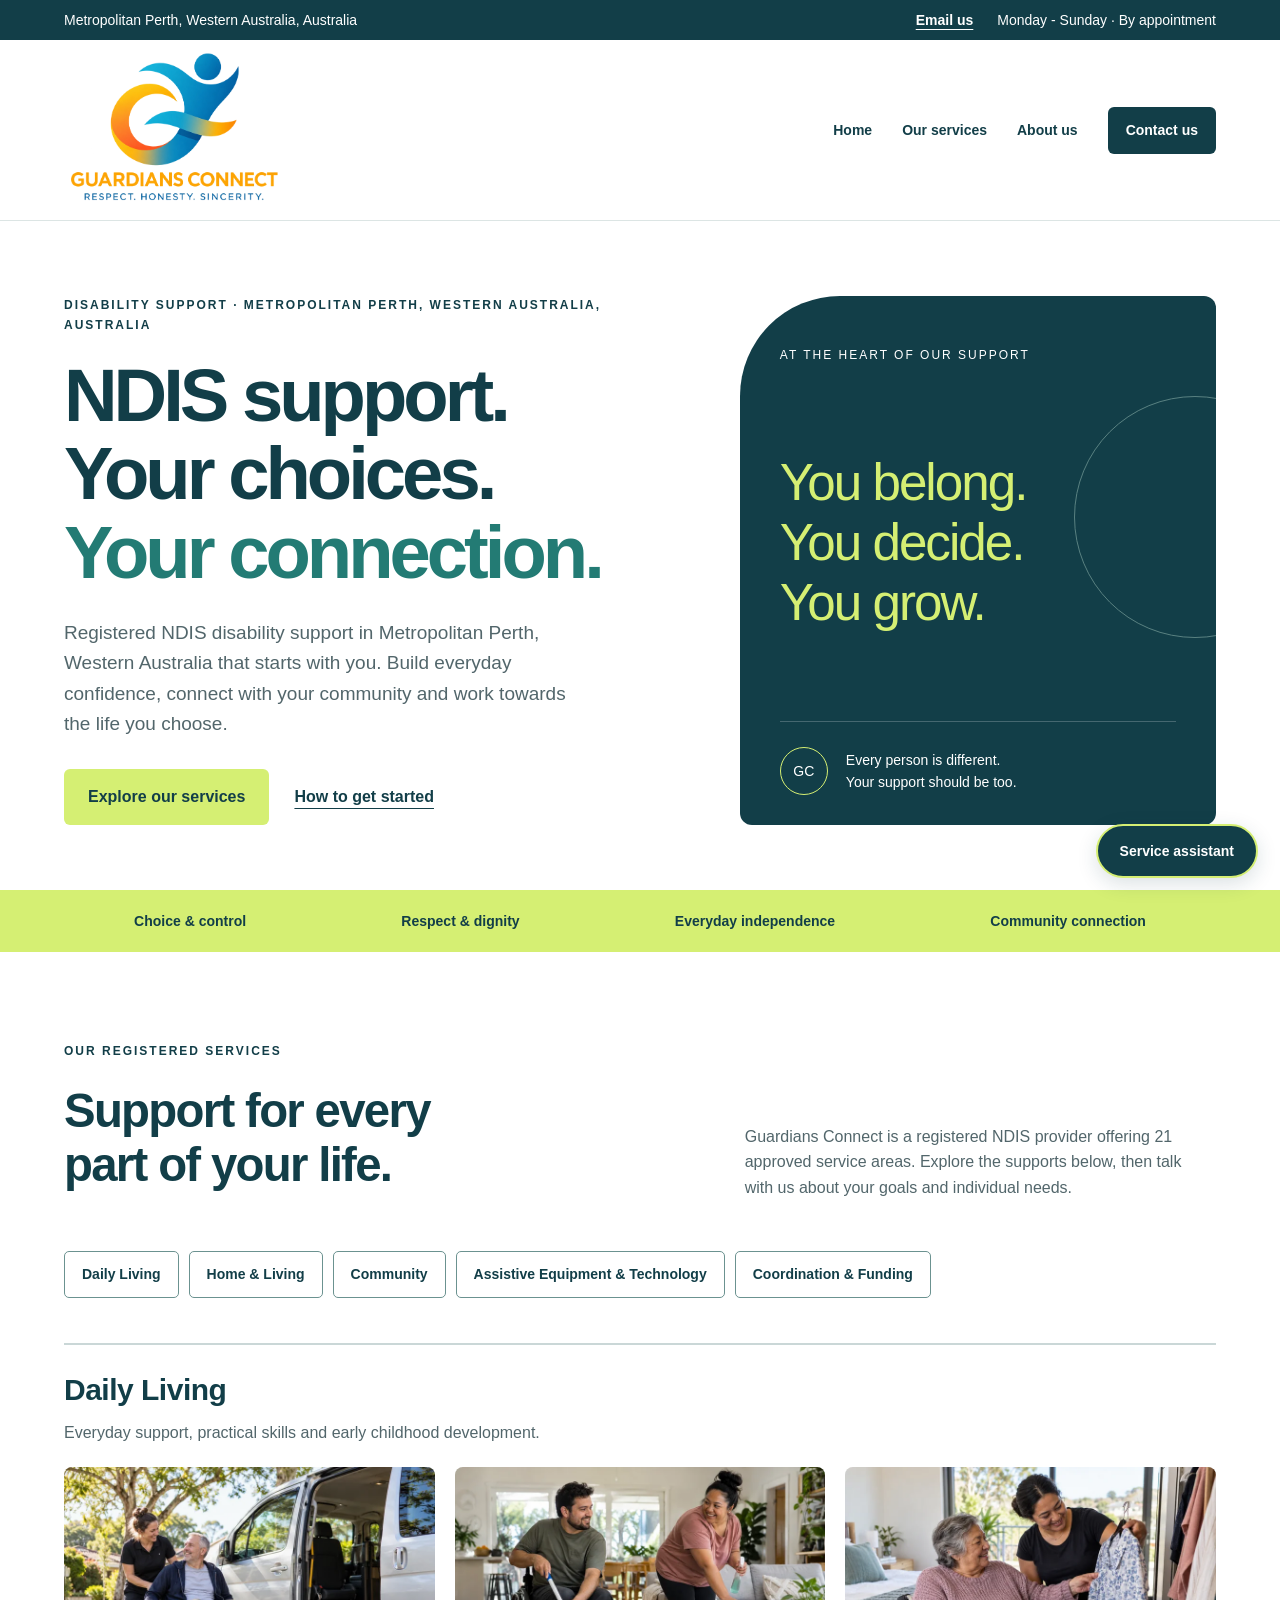
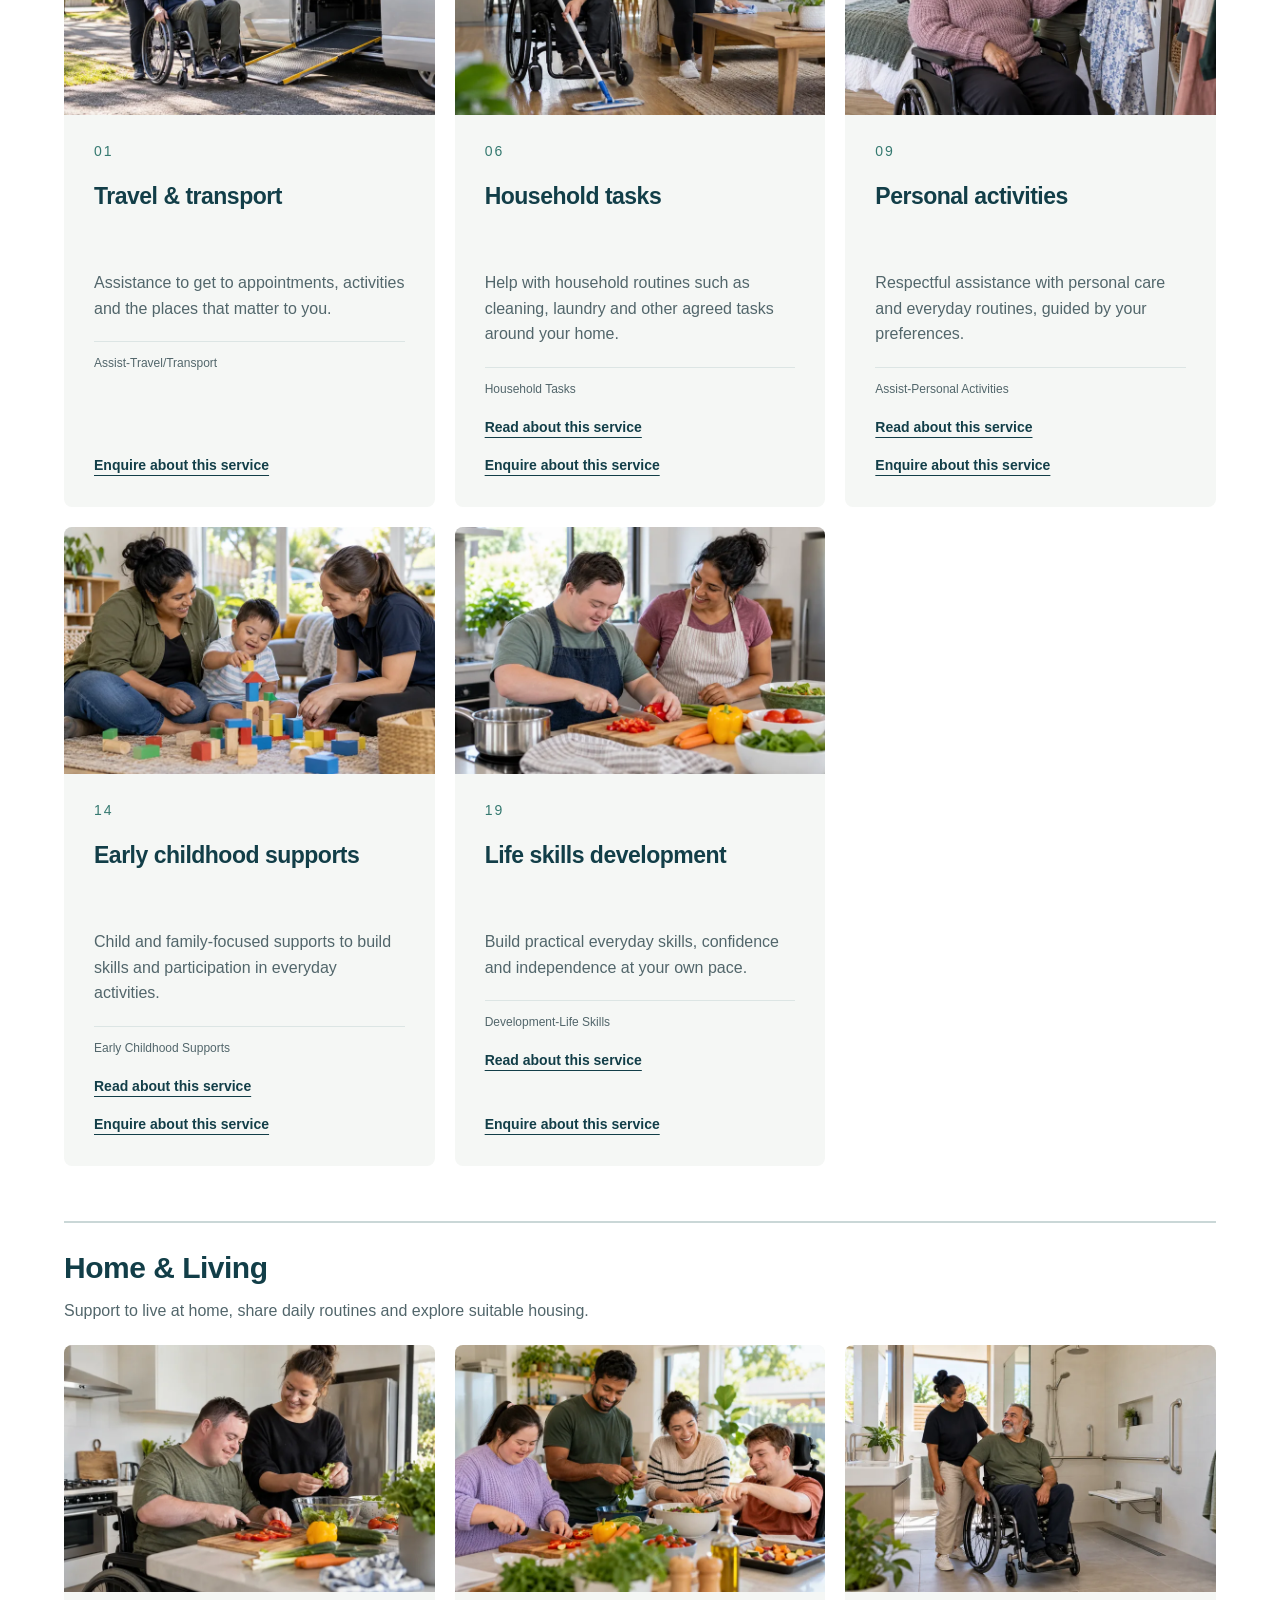
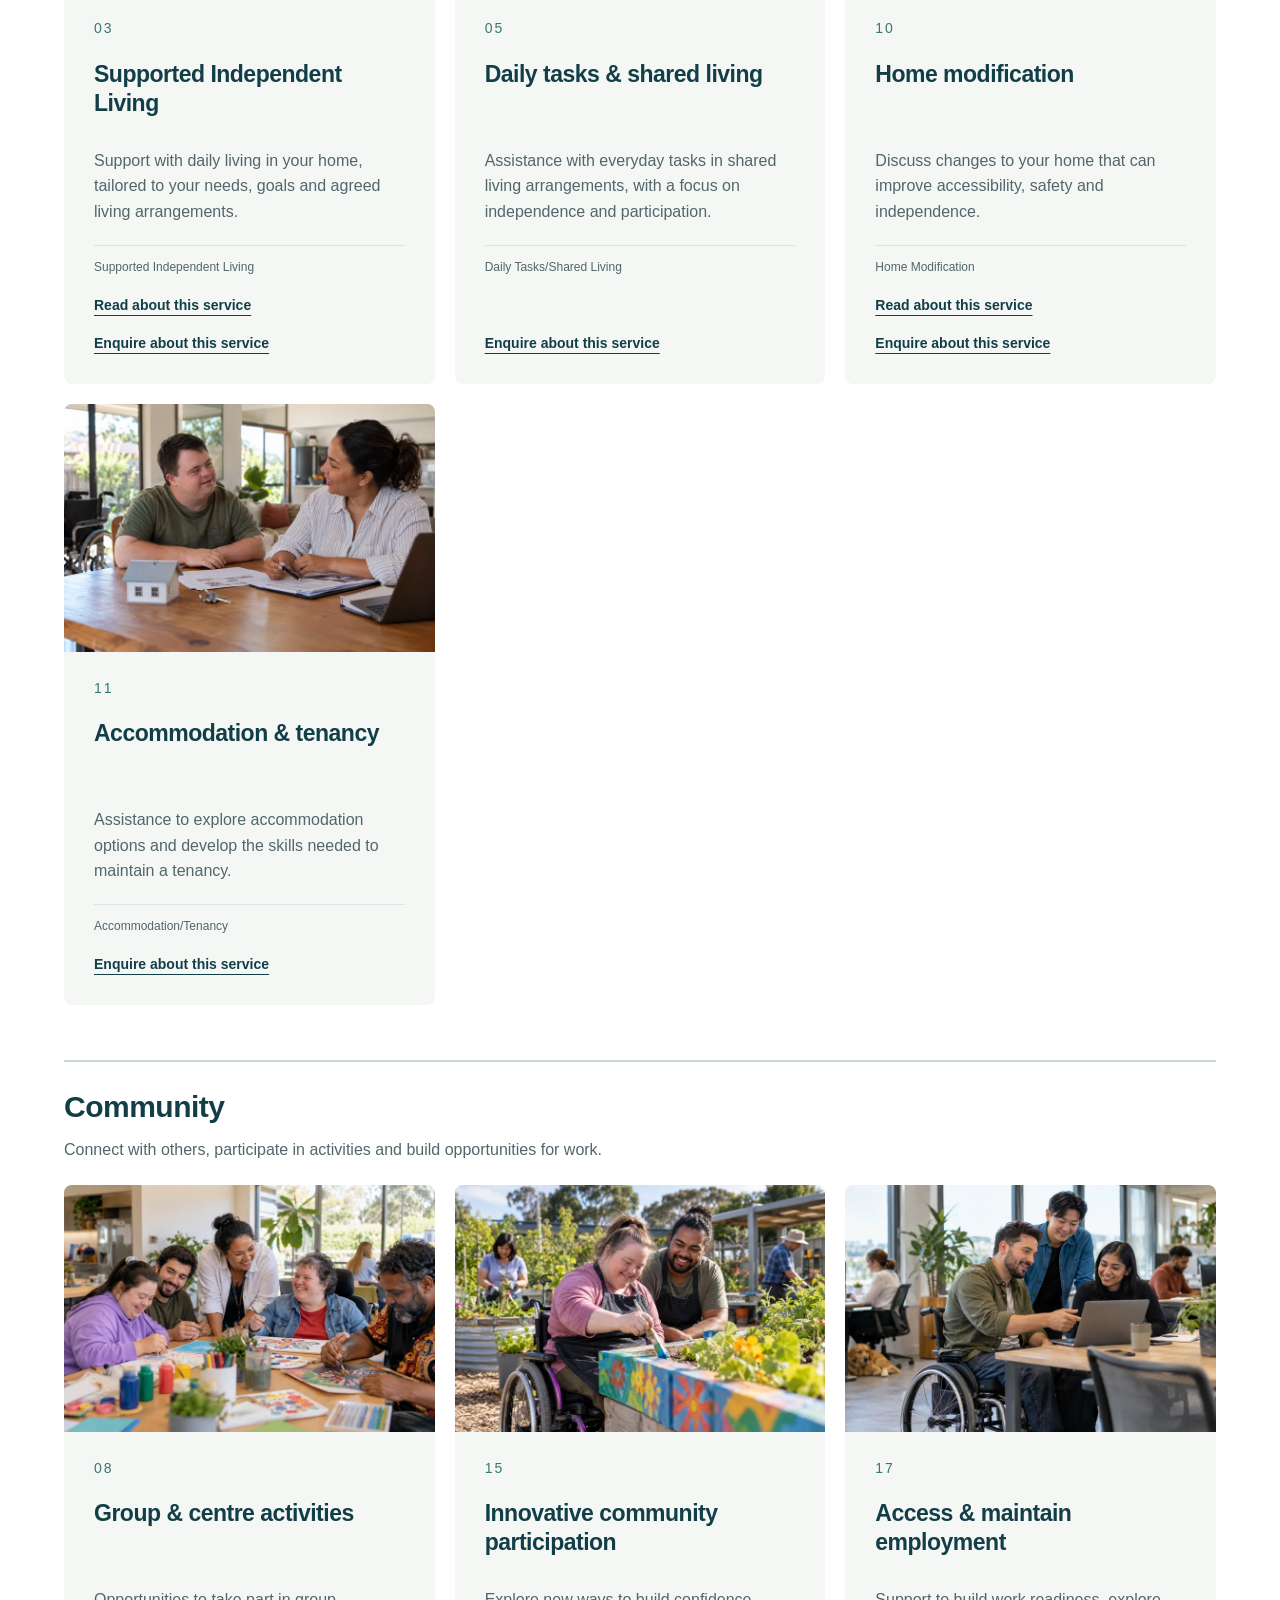
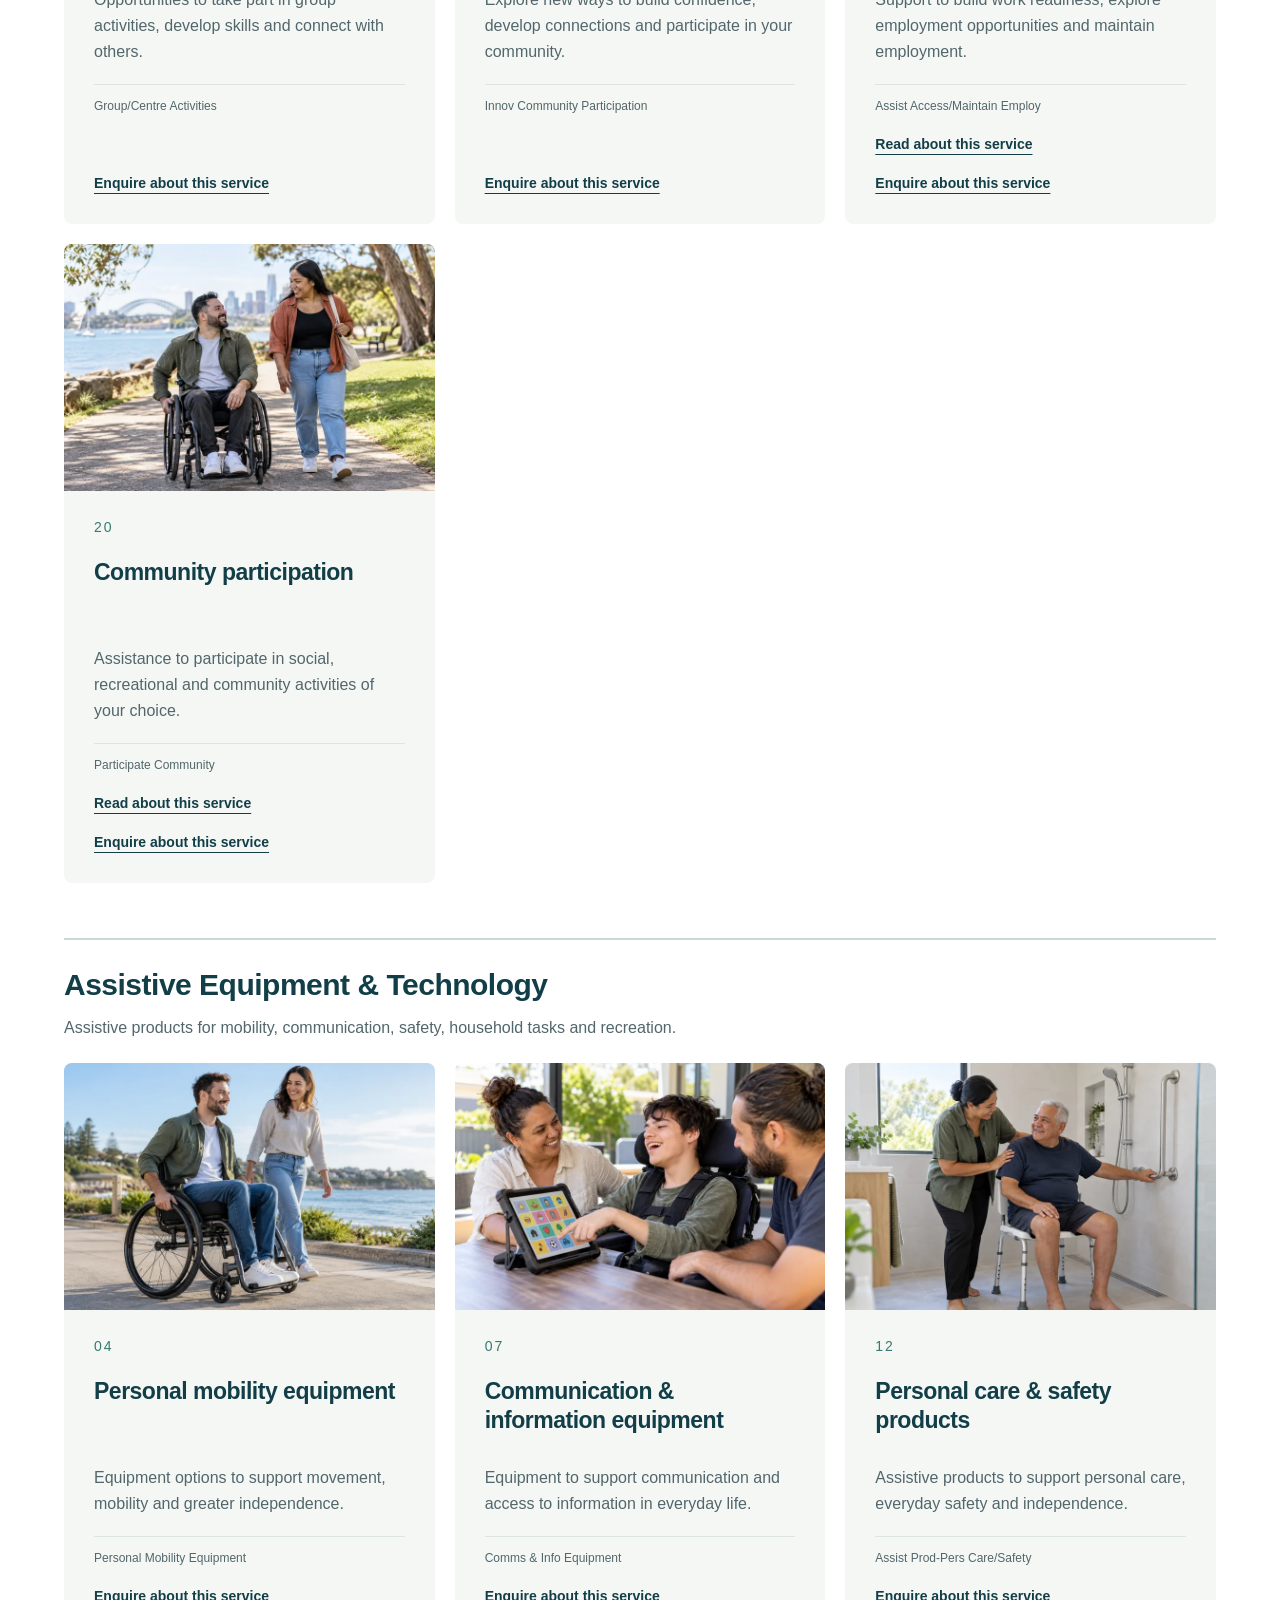
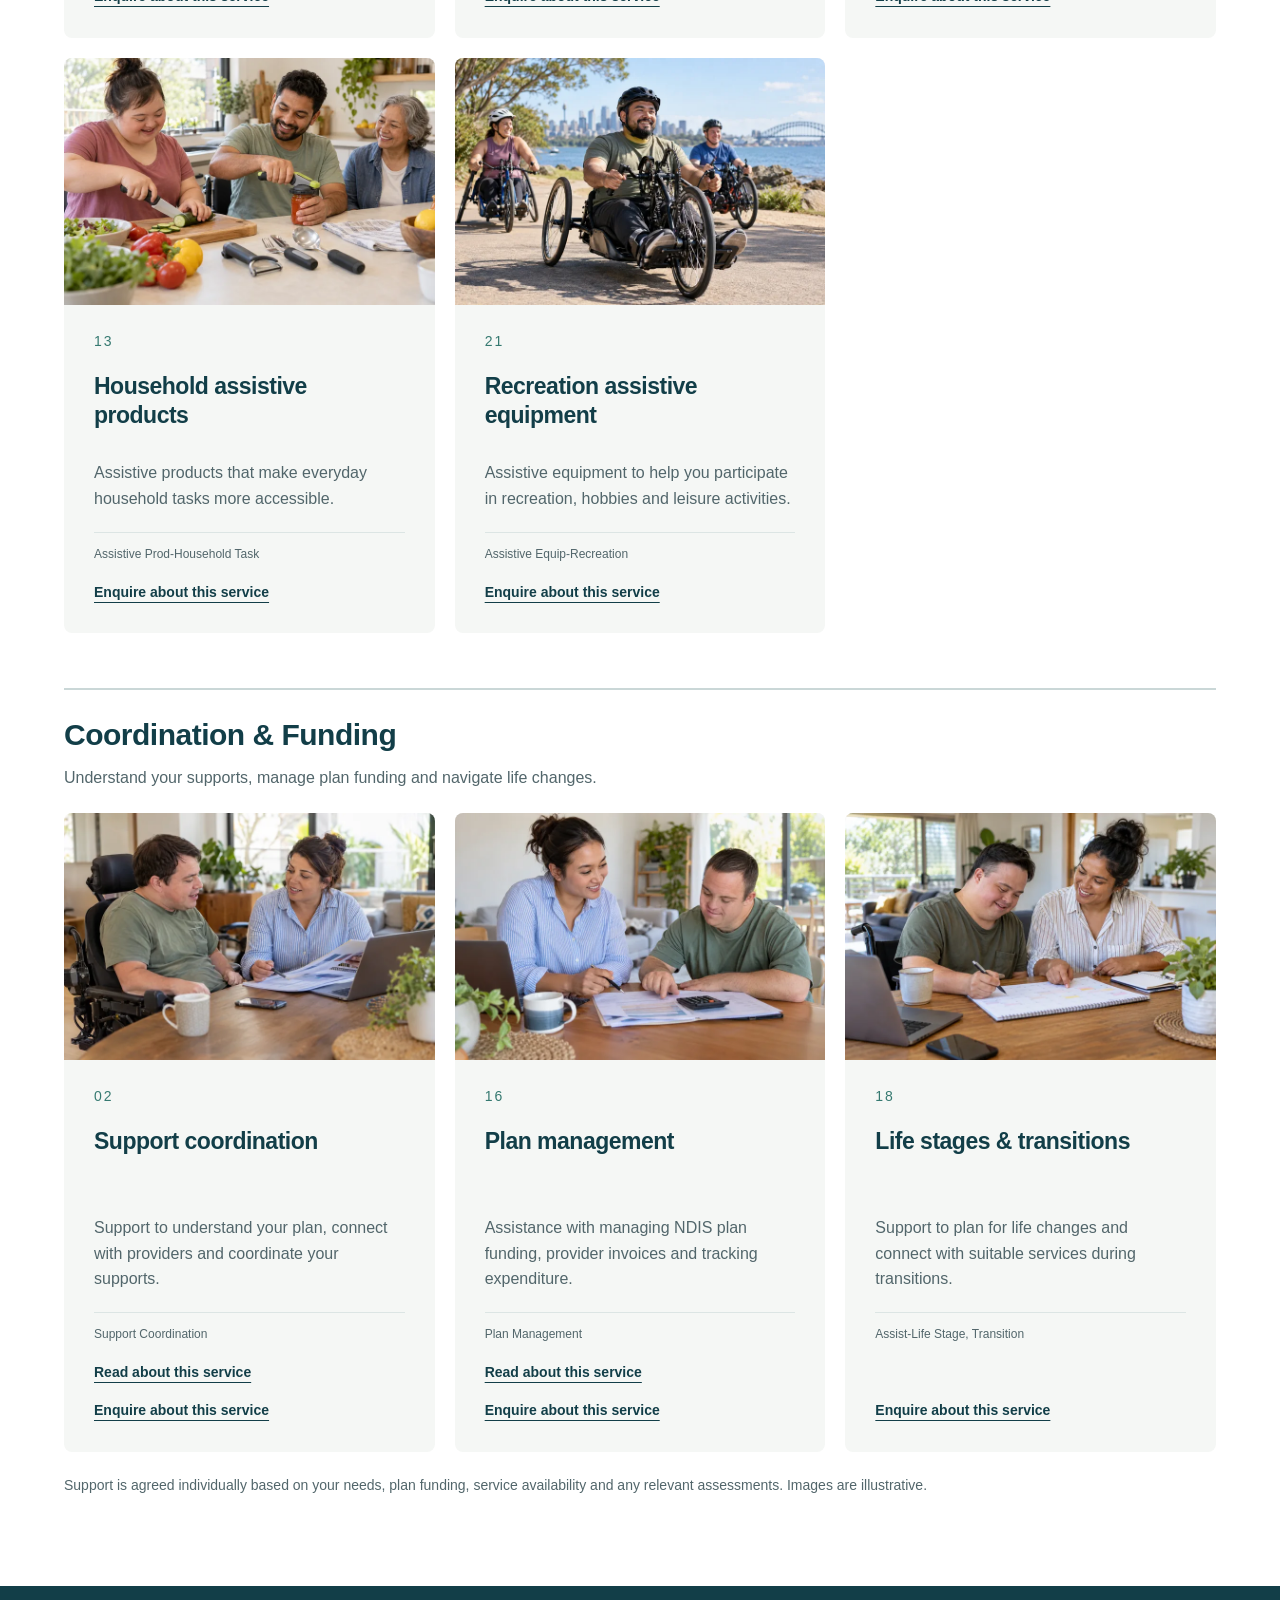
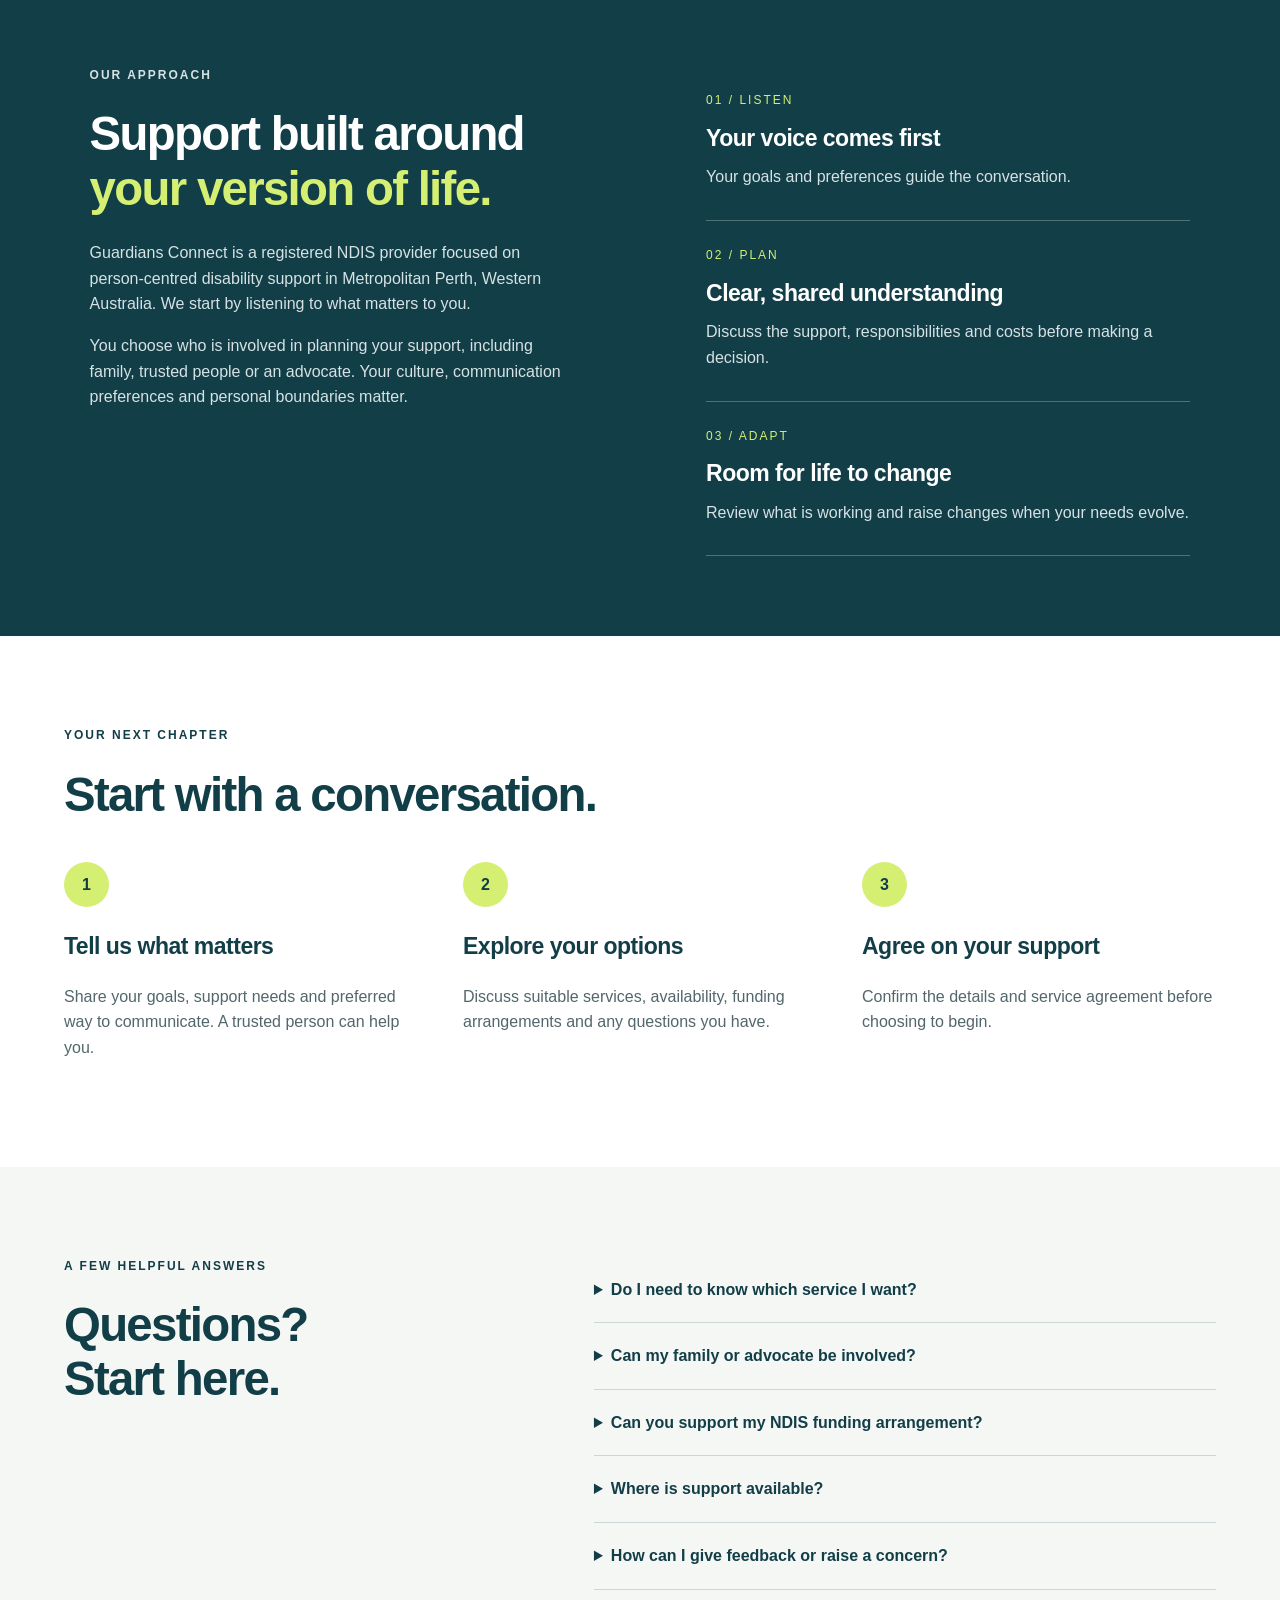
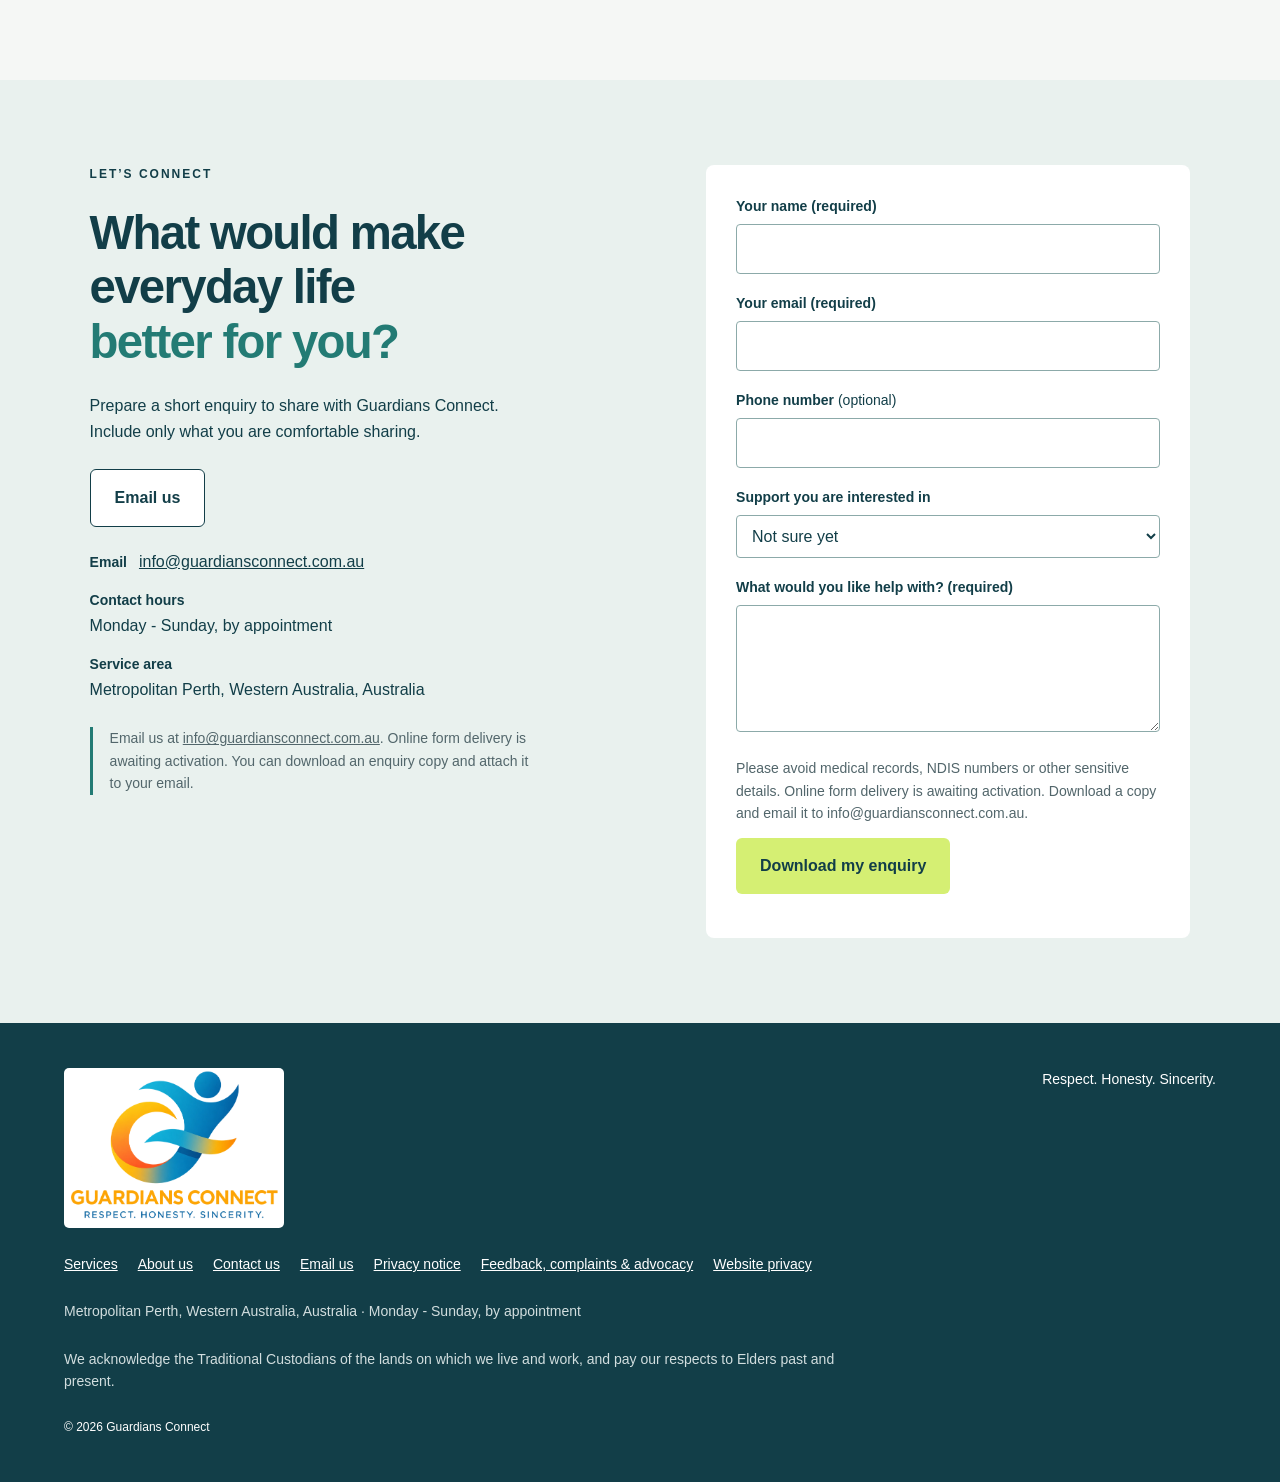
<file: index.html>
<!doctype html><html lang="en-AU"><head><meta charset="utf-8"><meta name="viewport" content="width=device-width,initial-scale=1"><meta name="description" content="Registered NDIS provider in Metropolitan Perth, Western Australia offering 21 service areas, including SIL, support coordination, personal care, early childhood and plan management."><meta name="theme-color" content="#123e48"><title>Guardians Connect | Registered NDIS Provider Western Australia</title><link rel="icon" type="image/svg+xml" href="data:image/svg+xml,%3Csvg xmlns='http://www.w3.org/2000/svg' viewBox='0 0 32 32'%3E%3Crect width='32' height='32' rx='8' fill='%23123e48'/%3E%3Ctext x='5' y='23' font-size='20' font-family='Arial' font-weight='bold' fill='%23d5ef73'%3EG%3C/text%3E%3C/svg%3E"><link rel="stylesheet" href="/styles.css"><link rel="canonical" href="https://guardiansconnect.com.au/"><meta name="robots" content="index,follow,max-image-preview:large"><meta property="og:type" content="website"><meta property="og:site_name" content="Guardians Connect"><meta property="og:locale" content="en_AU"><meta property="og:title" content="Guardians Connect | Registered NDIS Provider Western Australia"><meta property="og:description" content="Registered NDIS provider in Metropolitan Perth, Western Australia offering 21 service areas, including SIL, support coordination, personal care, early childhood and plan management."><meta property="og:url" content="https://guardiansconnect.com.au/"><meta name="twitter:card" content="summary"><meta name="twitter:title" content="Guardians Connect | Registered NDIS Provider Western Australia"><meta name="twitter:description" content="Registered NDIS provider in Metropolitan Perth, Western Australia offering 21 service areas, including SIL, support coordination, personal care, early childhood and plan management."><script type="application/ld+json">{"@context": "https://schema.org", "@graph": [{"@type": "WebSite", "@id": "https://guardiansconnect.com.au/#website", "url": "https://guardiansconnect.com.au/", "name": "Guardians Connect", "publisher": {"@id": "https://guardiansconnect.com.au/#organization"}, "inLanguage": "en-AU"}, {"@type": "Organization", "@id": "https://guardiansconnect.com.au/#organization", "name": "Guardians Connect", "alternateName": "NDIS Guardians", "url": "https://guardiansconnect.com.au/", "logo": "https://guardiansconnect.com.au/guardians-connect-logo.webp", "description": "Registered NDIS provider offering disability support services in Metropolitan Perth, Western Australia.", "areaServed": {"@type": "Place", "name": "Metropolitan Perth, Western Australia, Australia", "containedInPlace": {"@type": "Country", "name": "Australia"}}, "hasOfferCatalog": {"@type": "OfferCatalog", "name": "Guardians Connect NDIS services", "itemListElement": [{"@type": "Offer", "itemOffered": {"@type": "Service", "name": "Travel & transport", "description": "Assistance to get to appointments, activities and the places that matter to you.", "provider": {"@id": "https://guardiansconnect.com.au/#organization"}, "areaServed": {"@type": "Place", "name": "Metropolitan Perth, Western Australia, Australia", "containedInPlace": {"@type": "Country", "name": "Australia"}}, "url": "https://guardiansconnect.com.au/#service-01"}}, {"@type": "Offer", "itemOffered": {"@type": "Service", "name": "Support coordination", "description": "Support to understand your plan, connect with providers and coordinate your supports.", "provider": {"@id": "https://guardiansconnect.com.au/#organization"}, "areaServed": {"@type": "Place", "name": "Metropolitan Perth, Western Australia, Australia", "containedInPlace": {"@type": "Country", "name": "Australia"}}, "url": "https://guardiansconnect.com.au/support-coordination.html"}}, {"@type": "Offer", "itemOffered": {"@type": "Service", "name": "Supported Independent Living", "description": "Support with daily living in your home, tailored to your needs, goals and agreed living arrangements.", "provider": {"@id": "https://guardiansconnect.com.au/#organization"}, "areaServed": {"@type": "Place", "name": "Metropolitan Perth, Western Australia, Australia", "containedInPlace": {"@type": "Country", "name": "Australia"}}, "url": "https://guardiansconnect.com.au/supported-independent-living.html"}}, {"@type": "Offer", "itemOffered": {"@type": "Service", "name": "Personal mobility equipment", "description": "Equipment options to support movement, mobility and greater independence.", "provider": {"@id": "https://guardiansconnect.com.au/#organization"}, "areaServed": {"@type": "Place", "name": "Metropolitan Perth, Western Australia, Australia", "containedInPlace": {"@type": "Country", "name": "Australia"}}, "url": "https://guardiansconnect.com.au/#service-04"}}, {"@type": "Offer", "itemOffered": {"@type": "Service", "name": "Daily tasks & shared living", "description": "Assistance with everyday tasks in shared living arrangements, with a focus on independence and participation.", "provider": {"@id": "https://guardiansconnect.com.au/#organization"}, "areaServed": {"@type": "Place", "name": "Metropolitan Perth, Western Australia, Australia", "containedInPlace": {"@type": "Country", "name": "Australia"}}, "url": "https://guardiansconnect.com.au/#service-05"}}, {"@type": "Offer", "itemOffered": {"@type": "Service", "name": "Household tasks", "description": "Help with household routines such as cleaning, laundry and other agreed tasks around your home.", "provider": {"@id": "https://guardiansconnect.com.au/#organization"}, "areaServed": {"@type": "Place", "name": "Metropolitan Perth, Western Australia, Australia", "containedInPlace": {"@type": "Country", "name": "Australia"}}, "url": "https://guardiansconnect.com.au/household-tasks.html"}}, {"@type": "Offer", "itemOffered": {"@type": "Service", "name": "Communication & information equipment", "description": "Equipment to support communication and access to information in everyday life.", "provider": {"@id": "https://guardiansconnect.com.au/#organization"}, "areaServed": {"@type": "Place", "name": "Metropolitan Perth, Western Australia, Australia", "containedInPlace": {"@type": "Country", "name": "Australia"}}, "url": "https://guardiansconnect.com.au/#service-07"}}, {"@type": "Offer", "itemOffered": {"@type": "Service", "name": "Group & centre activities", "description": "Opportunities to take part in group activities, develop skills and connect with others.", "provider": {"@id": "https://guardiansconnect.com.au/#organization"}, "areaServed": {"@type": "Place", "name": "Metropolitan Perth, Western Australia, Australia", "containedInPlace": {"@type": "Country", "name": "Australia"}}, "url": "https://guardiansconnect.com.au/#service-08"}}, {"@type": "Offer", "itemOffered": {"@type": "Service", "name": "Personal activities", "description": "Respectful assistance with personal care and everyday routines, guided by your preferences.", "provider": {"@id": "https://guardiansconnect.com.au/#organization"}, "areaServed": {"@type": "Place", "name": "Metropolitan Perth, Western Australia, Australia", "containedInPlace": {"@type": "Country", "name": "Australia"}}, "url": "https://guardiansconnect.com.au/personal-care-support.html"}}, {"@type": "Offer", "itemOffered": {"@type": "Service", "name": "Home modification", "description": "Discuss changes to your home that can improve accessibility, safety and independence.", "provider": {"@id": "https://guardiansconnect.com.au/#organization"}, "areaServed": {"@type": "Place", "name": "Metropolitan Perth, Western Australia, Australia", "containedInPlace": {"@type": "Country", "name": "Australia"}}, "url": "https://guardiansconnect.com.au/home-modifications.html"}}, {"@type": "Offer", "itemOffered": {"@type": "Service", "name": "Accommodation & tenancy", "description": "Assistance to explore accommodation options and develop the skills needed to maintain a tenancy.", "provider": {"@id": "https://guardiansconnect.com.au/#organization"}, "areaServed": {"@type": "Place", "name": "Metropolitan Perth, Western Australia, Australia", "containedInPlace": {"@type": "Country", "name": "Australia"}}, "url": "https://guardiansconnect.com.au/#service-11"}}, {"@type": "Offer", "itemOffered": {"@type": "Service", "name": "Personal care & safety products", "description": "Assistive products to support personal care, everyday safety and independence.", "provider": {"@id": "https://guardiansconnect.com.au/#organization"}, "areaServed": {"@type": "Place", "name": "Metropolitan Perth, Western Australia, Australia", "containedInPlace": {"@type": "Country", "name": "Australia"}}, "url": "https://guardiansconnect.com.au/#service-12"}}, {"@type": "Offer", "itemOffered": {"@type": "Service", "name": "Household assistive products", "description": "Assistive products that make everyday household tasks more accessible.", "provider": {"@id": "https://guardiansconnect.com.au/#organization"}, "areaServed": {"@type": "Place", "name": "Metropolitan Perth, Western Australia, Australia", "containedInPlace": {"@type": "Country", "name": "Australia"}}, "url": "https://guardiansconnect.com.au/#service-13"}}, {"@type": "Offer", "itemOffered": {"@type": "Service", "name": "Early childhood supports", "description": "Child and family-focused supports to build skills and participation in everyday activities.", "provider": {"@id": "https://guardiansconnect.com.au/#organization"}, "areaServed": {"@type": "Place", "name": "Metropolitan Perth, Western Australia, Australia", "containedInPlace": {"@type": "Country", "name": "Australia"}}, "url": "https://guardiansconnect.com.au/early-childhood-supports.html"}}, {"@type": "Offer", "itemOffered": {"@type": "Service", "name": "Innovative community participation", "description": "Explore new ways to build confidence, develop connections and participate in your community.", "provider": {"@id": "https://guardiansconnect.com.au/#organization"}, "areaServed": {"@type": "Place", "name": "Metropolitan Perth, Western Australia, Australia", "containedInPlace": {"@type": "Country", "name": "Australia"}}, "url": "https://guardiansconnect.com.au/#service-15"}}, {"@type": "Offer", "itemOffered": {"@type": "Service", "name": "Plan management", "description": "Assistance with managing NDIS plan funding, provider invoices and tracking expenditure.", "provider": {"@id": "https://guardiansconnect.com.au/#organization"}, "areaServed": {"@type": "Place", "name": "Metropolitan Perth, Western Australia, Australia", "containedInPlace": {"@type": "Country", "name": "Australia"}}, "url": "https://guardiansconnect.com.au/plan-management.html"}}, {"@type": "Offer", "itemOffered": {"@type": "Service", "name": "Access & maintain employment", "description": "Support to build work readiness, explore employment opportunities and maintain employment.", "provider": {"@id": "https://guardiansconnect.com.au/#organization"}, "areaServed": {"@type": "Place", "name": "Metropolitan Perth, Western Australia, Australia", "containedInPlace": {"@type": "Country", "name": "Australia"}}, "url": "https://guardiansconnect.com.au/employment-support.html"}}, {"@type": "Offer", "itemOffered": {"@type": "Service", "name": "Life stages & transitions", "description": "Support to plan for life changes and connect with suitable services during transitions.", "provider": {"@id": "https://guardiansconnect.com.au/#organization"}, "areaServed": {"@type": "Place", "name": "Metropolitan Perth, Western Australia, Australia", "containedInPlace": {"@type": "Country", "name": "Australia"}}, "url": "https://guardiansconnect.com.au/#service-18"}}, {"@type": "Offer", "itemOffered": {"@type": "Service", "name": "Life skills development", "description": "Build practical everyday skills, confidence and independence at your own pace.", "provider": {"@id": "https://guardiansconnect.com.au/#organization"}, "areaServed": {"@type": "Place", "name": "Metropolitan Perth, Western Australia, Australia", "containedInPlace": {"@type": "Country", "name": "Australia"}}, "url": "https://guardiansconnect.com.au/life-skills-development.html"}}, {"@type": "Offer", "itemOffered": {"@type": "Service", "name": "Community participation", "description": "Assistance to participate in social, recreational and community activities of your choice.", "provider": {"@id": "https://guardiansconnect.com.au/#organization"}, "areaServed": {"@type": "Place", "name": "Metropolitan Perth, Western Australia, Australia", "containedInPlace": {"@type": "Country", "name": "Australia"}}, "url": "https://guardiansconnect.com.au/community-participation.html"}}, {"@type": "Offer", "itemOffered": {"@type": "Service", "name": "Recreation assistive equipment", "description": "Assistive equipment to help you participate in recreation, hobbies and leisure activities.", "provider": {"@id": "https://guardiansconnect.com.au/#organization"}, "areaServed": {"@type": "Place", "name": "Metropolitan Perth, Western Australia, Australia", "containedInPlace": {"@type": "Country", "name": "Australia"}}, "url": "https://guardiansconnect.com.au/#service-21"}}]}, "email": "info@guardiansconnect.com.au", "contactPoint": {"@type": "ContactPoint", "email": "info@guardiansconnect.com.au", "contactType": "customer service", "availableLanguage": "English", "description": "Monday - Sunday, by appointment"}}, {"@type": "WebPage", "@id": "https://guardiansconnect.com.au/#webpage", "url": "https://guardiansconnect.com.au/", "name": "Guardians Connect | Registered NDIS Provider Western Australia", "description": "Registered NDIS provider in Metropolitan Perth, Western Australia offering 21 service areas, including SIL, support coordination, personal care, early childhood and plan management.", "isPartOf": {"@id": "https://guardiansconnect.com.au/#website"}, "about": {"@id": "https://guardiansconnect.com.au/#organization"}, "inLanguage": "en-AU"}]}</script></head><body><a class="skip" href="#main">Skip to content</a><div class="contact-bar" aria-label="Contact details"><span>Metropolitan Perth, Western Australia, Australia</span><div><a href="mailto:info@guardiansconnect.com.au">Email us</a><span>Monday - Sunday · By appointment</span></div></div><header><a class="brand" href="/"><img class="uploaded-logo" src="/guardians-connect-logo.webp" alt="Guardians Connect — Respect, Honesty, Sincerity" width="1280" height="1280"></a><button class="menu" aria-expanded="false" aria-controls="nav">Menu</button><nav id="nav" aria-label="Main navigation"><a href="/">Home</a><a href="/#services">Our services</a><a href="/about.html">About us</a><a class="button small" href="/contact.html">Contact us</a></nav></header><main id="main"><section class="hero"><div class="hero-copy"><p class="eyebrow">DISABILITY SUPPORT · METROPOLITAN PERTH, WESTERN AUSTRALIA, AUSTRALIA</p><h1>NDIS support.<br>Your choices.<br><em>Your connection.</em></h1><p class="lead">Registered NDIS disability support in Metropolitan Perth, Western Australia that starts with you. Build everyday confidence, connect with your community and work towards the life you choose.</p><div class="actions"><a class="button lime" href="#services">Explore our services</a><a class="text-link" href="#getting-started">How to get started</a></div></div><aside class="hero-panel" aria-label="Our focus"><span class="panel-label">AT THE HEART OF OUR SUPPORT</span><div class="big-type">You belong.<br>You decide.<br>You grow.</div><div class="panel-bottom"><span class="circle" aria-hidden="true">GC</span><p>Every person is different.<br>Your support should be too.</p></div></aside></section><div class="values-strip"><span>Choice & control</span><span>Respect & dignity</span><span>Everyday independence</span><span>Community connection</span></div><section id="services" class="section"><div class="section-heading"><div><p class="eyebrow">OUR REGISTERED SERVICES</p><h2>Support for every<br>part of your life.</h2></div><p>Guardians Connect is a registered NDIS provider offering 21 approved service areas. Explore the supports below, then talk with us about your goals and individual needs.</p></div><nav class="service-category-nav" aria-label="Service categories"><a href="#category-daily-living">Daily Living</a><a href="#category-home-living">Home &amp; Living</a><a href="#category-community">Community</a><a href="#category-equipment">Assistive Equipment &amp; Technology</a><a href="#category-coordination-funding">Coordination &amp; Funding</a></nav><section class="service-category" id="category-daily-living" aria-labelledby="heading-daily-living"><div class="category-heading"><h3 id="heading-daily-living">Daily Living</h3><p>Everyday support, practical skills and early childhood development.</p></div><div class="cards"><article id="service-01" class="service-card"><img class="service-photo" src="/01.webp" alt="Wheelchair user beside an accessible transport van" width="780" height="520" loading="lazy" decoding="async"><span class="number">01</span><h4>Travel &amp; transport</h4><p>Assistance to get to appointments, activities and the places that matter to you.</p><p class="registration-name">Assist-Travel/Transport</p><a href="#contact" data-service="Travel &amp; transport">Enquire about this service</a></article><article id="service-06" class="service-card"><img class="service-photo" src="/06.webp" alt="Support with everyday household cleaning" width="780" height="520" loading="lazy" decoding="async"><span class="number">06</span><h4>Household tasks</h4><p>Help with household routines such as cleaning, laundry and other agreed tasks around your home.</p><p class="registration-name">Household Tasks</p><a class="service-detail-link" href="/household-tasks.html">Read about this service</a><a href="#contact" data-service="Household tasks">Enquire about this service</a></article><article id="service-09" class="service-card"><img class="service-photo" src="/09.webp" alt="Respectful assistance with choosing clothing" width="780" height="520" loading="lazy" decoding="async"><span class="number">09</span><h4>Personal activities</h4><p>Respectful assistance with personal care and everyday routines, guided by your preferences.</p><p class="registration-name">Assist-Personal Activities</p><a class="service-detail-link" href="/personal-care-support.html">Read about this service</a><a href="#contact" data-service="Personal activities">Enquire about this service</a></article><article id="service-14" class="service-card"><img class="service-photo" src="/14.webp" alt="Child playing with blocks alongside family and a professional" width="780" height="520" loading="lazy" decoding="async"><span class="number">14</span><h4>Early childhood supports</h4><p>Child and family-focused supports to build skills and participation in everyday activities.</p><p class="registration-name">Early Childhood Supports</p><a class="service-detail-link" href="/early-childhood-supports.html">Read about this service</a><a href="#contact" data-service="Early childhood supports">Enquire about this service</a></article><article id="service-19" class="service-card"><img class="service-photo" src="/19.webp" alt="Learning everyday cooking skills with support" width="780" height="520" loading="lazy" decoding="async"><span class="number">19</span><h4>Life skills development</h4><p>Build practical everyday skills, confidence and independence at your own pace.</p><p class="registration-name">Development-Life Skills</p><a class="service-detail-link" href="/life-skills-development.html">Read about this service</a><a href="#contact" data-service="Life skills development">Enquire about this service</a></article></div></section><section class="service-category" id="category-home-living" aria-labelledby="heading-home-living"><div class="category-heading"><h3 id="heading-home-living">Home &amp; Living</h3><p>Support to live at home, share daily routines and explore suitable housing.</p></div><div class="cards"><article id="service-03" class="service-card"><img class="service-photo" src="/03.webp" alt="Adult and support worker preparing food at home" width="780" height="520" loading="lazy" decoding="async"><span class="number">03</span><h4>Supported Independent Living</h4><p>Support with daily living in your home, tailored to your needs, goals and agreed living arrangements.</p><p class="registration-name">Supported Independent Living</p><a class="service-detail-link" href="/supported-independent-living.html">Read about this service</a><a href="#contact" data-service="Supported Independent Living">Enquire about this service</a></article><article id="service-05" class="service-card"><img class="service-photo" src="/05.webp" alt="Housemates preparing a meal together" width="780" height="520" loading="lazy" decoding="async"><span class="number">05</span><h4>Daily tasks &amp; shared living</h4><p>Assistance with everyday tasks in shared living arrangements, with a focus on independence and participation.</p><p class="registration-name">Daily Tasks/Shared Living</p><a href="#contact" data-service="Daily tasks &amp; shared living">Enquire about this service</a></article><article id="service-10" class="service-card"><img class="service-photo" src="/10.webp" alt="Accessible bathroom with grab rails and a roll-in shower" width="780" height="520" loading="lazy" decoding="async"><span class="number">10</span><h4>Home modification</h4><p>Discuss changes to your home that can improve accessibility, safety and independence.</p><p class="registration-name">Home Modification</p><a class="service-detail-link" href="/home-modifications.html">Read about this service</a><a href="#contact" data-service="Home modification">Enquire about this service</a></article><article id="service-11" class="service-card"><img class="service-photo" src="/11.webp" alt="Housing discussion with an adviser" width="780" height="520" loading="lazy" decoding="async"><span class="number">11</span><h4>Accommodation &amp; tenancy</h4><p>Assistance to explore accommodation options and develop the skills needed to maintain a tenancy.</p><p class="registration-name">Accommodation/Tenancy</p><a href="#contact" data-service="Accommodation &amp; tenancy">Enquire about this service</a></article></div></section><section class="service-category" id="category-community" aria-labelledby="heading-community"><div class="category-heading"><h3 id="heading-community">Community</h3><p>Connect with others, participate in activities and build opportunities for work.</p></div><div class="cards"><article id="service-08" class="service-card"><img class="service-photo" src="/08.webp" alt="Inclusive group enjoying a creative community activity" width="780" height="520" loading="lazy" decoding="async"><span class="number">08</span><h4>Group &amp; centre activities</h4><p>Opportunities to take part in group activities, develop skills and connect with others.</p><p class="registration-name">Group/Centre Activities</p><a href="#contact" data-service="Group &amp; centre activities">Enquire about this service</a></article><article id="service-15" class="service-card"><img class="service-photo" src="/15.webp" alt="Inclusive gardening activity in the community" width="780" height="520" loading="lazy" decoding="async"><span class="number">15</span><h4>Innovative community participation</h4><p>Explore new ways to build confidence, develop connections and participate in your community.</p><p class="registration-name">Innov Community Participation</p><a href="#contact" data-service="Innovative community participation">Enquire about this service</a></article><article id="service-17" class="service-card"><img class="service-photo" src="/17.webp" alt="Inclusive collaboration in an office workplace" width="780" height="520" loading="lazy" decoding="async"><span class="number">17</span><h4>Access &amp; maintain employment</h4><p>Support to build work readiness, explore employment opportunities and maintain employment.</p><p class="registration-name">Assist Access/Maintain Employ</p><a class="service-detail-link" href="/employment-support.html">Read about this service</a><a href="#contact" data-service="Access &amp; maintain employment">Enquire about this service</a></article><article id="service-20" class="service-card"><img class="service-photo" src="/20.webp" alt="Wheelchair user and friend enjoying a park outing" width="780" height="520" loading="lazy" decoding="async"><span class="number">20</span><h4>Community participation</h4><p>Assistance to participate in social, recreational and community activities of your choice.</p><p class="registration-name">Participate Community</p><a class="service-detail-link" href="/community-participation.html">Read about this service</a><a href="#contact" data-service="Community participation">Enquire about this service</a></article></div></section><section class="service-category" id="category-equipment" aria-labelledby="heading-equipment"><div class="category-heading"><h3 id="heading-equipment">Assistive Equipment &amp; Technology</h3><p>Assistive products for mobility, communication, safety, household tasks and recreation.</p></div><div class="cards"><article id="service-04" class="service-card"><img class="service-photo" src="/04.webp" alt="Adult using a manual wheelchair beside a companion outdoors" width="780" height="520" loading="lazy" decoding="async"><span class="number">04</span><h4>Personal mobility equipment</h4><p>Equipment options to support movement, mobility and greater independence.</p><p class="registration-name">Personal Mobility Equipment</p><a href="#contact" data-service="Personal mobility equipment">Enquire about this service</a></article><article id="service-07" class="service-card"><img class="service-photo" src="/07.webp" alt="Tablet communication device with picture symbols" width="780" height="520" loading="lazy" decoding="async"><span class="number">07</span><h4>Communication &amp; information equipment</h4><p>Equipment to support communication and access to information in everyday life.</p><p class="registration-name">Comms &amp; Info Equipment</p><a href="#contact" data-service="Communication &amp; information equipment">Enquire about this service</a></article><article id="service-12" class="service-card"><img class="service-photo" src="/12.webp" alt="Shower chair and bathroom safety rails" width="780" height="520" loading="lazy" decoding="async"><span class="number">12</span><h4>Personal care &amp; safety products</h4><p>Assistive products to support personal care, everyday safety and independence.</p><p class="registration-name">Assist Prod-Pers Care/Safety</p><a href="#contact" data-service="Personal care &amp; safety products">Enquire about this service</a></article><article id="service-13" class="service-card"><img class="service-photo" src="/13.webp" alt="Adaptive utensils and accessible kitchen tools" width="780" height="520" loading="lazy" decoding="async"><span class="number">13</span><h4>Household assistive products</h4><p>Assistive products that make everyday household tasks more accessible.</p><p class="registration-name">Assistive Prod-Household Task</p><a href="#contact" data-service="Household assistive products">Enquire about this service</a></article><article id="service-21" class="service-card"><img class="service-photo" src="/21.webp" alt="Adaptive handcycle for recreation" width="780" height="520" loading="lazy" decoding="async"><span class="number">21</span><h4>Recreation assistive equipment</h4><p>Assistive equipment to help you participate in recreation, hobbies and leisure activities.</p><p class="registration-name">Assistive Equip-Recreation</p><a href="#contact" data-service="Recreation assistive equipment">Enquire about this service</a></article></div></section><section class="service-category" id="category-coordination-funding" aria-labelledby="heading-coordination-funding"><div class="category-heading"><h3 id="heading-coordination-funding">Coordination &amp; Funding</h3><p>Understand your supports, manage plan funding and navigate life changes.</p></div><div class="cards"><article id="service-02" class="service-card"><img class="service-photo" src="/02.webp" alt="Participant and coordinator discussing a support plan" width="780" height="520" loading="lazy" decoding="async"><span class="number">02</span><h4>Support coordination</h4><p>Support to understand your plan, connect with providers and coordinate your supports.</p><p class="registration-name">Support Coordination</p><a class="service-detail-link" href="/support-coordination.html">Read about this service</a><a href="#contact" data-service="Support coordination">Enquire about this service</a></article><article id="service-16" class="service-card"><img class="service-photo" src="/16.webp" alt="Plan management discussion with paperwork and a calculator" width="780" height="520" loading="lazy" decoding="async"><span class="number">16</span><h4>Plan management</h4><p>Assistance with managing NDIS plan funding, provider invoices and tracking expenditure.</p><p class="registration-name">Plan Management</p><a class="service-detail-link" href="/plan-management.html">Read about this service</a><a href="#contact" data-service="Plan management">Enquire about this service</a></article><article id="service-18" class="service-card"><img class="service-photo" src="/18.webp" alt="Planning a life transition with an adviser" width="780" height="520" loading="lazy" decoding="async"><span class="number">18</span><h4>Life stages &amp; transitions</h4><p>Support to plan for life changes and connect with suitable services during transitions.</p><p class="registration-name">Assist-Life Stage, Transition</p><a href="#contact" data-service="Life stages &amp; transitions">Enquire about this service</a></article></div></section><p class="note">Support is agreed individually based on your needs, plan funding, service availability and any relevant assessments. Images are illustrative.</p></section><section id="approach" class="approach"><div><p class="eyebrow">OUR APPROACH</p><h2>Support built around<br><em>your version of life.</em></h2><p>Guardians Connect is a registered NDIS provider focused on person-centred disability support in Metropolitan Perth, Western Australia. We start by listening to what matters to you.</p><p>You choose who is involved in planning your support, including family, trusted people or an advocate. Your culture, communication preferences and personal boundaries matter.</p></div><div class="principles"><article><span>01 / LISTEN</span><h3>Your voice comes first</h3><p>Your goals and preferences guide the conversation.</p></article><article><span>02 / PLAN</span><h3>Clear, shared understanding</h3><p>Discuss the support, responsibilities and costs before making a decision.</p></article><article><span>03 / ADAPT</span><h3>Room for life to change</h3><p>Review what is working and raise changes when your needs evolve.</p></article></div></section><section id="getting-started" class="section"><p class="eyebrow">YOUR NEXT CHAPTER</p><h2>Start with a conversation.</h2><div class="steps"><article><b>1</b><h3>Tell us what matters</h3><p>Share your goals, support needs and preferred way to communicate. A trusted person can help you.</p></article><article><b>2</b><h3>Explore your options</h3><p>Discuss suitable services, availability, funding arrangements and any questions you have.</p></article><article><b>3</b><h3>Agree on your support</h3><p>Confirm the details and service agreement before choosing to begin.</p></article></div></section><section class="faq section"><div><p class="eyebrow">A FEW HELPFUL ANSWERS</p><h2>Questions?<br>Start here.</h2></div><div><details><summary>Do I need to know which service I want?</summary><p>No. You can begin by sharing the activities you need help with or the goals you would like to work towards.</p></details><details><summary>Can my family or advocate be involved?</summary><p>Yes. You choose who you want involved in conversations about your support.</p></details><details><summary>Can you support my NDIS funding arrangement?</summary><p>Guardians Connect is a registered NDIS provider. Tell us whether your plan is agency-managed, plan-managed or self-managed so we can discuss your available funding and the services you need. Support and payment arrangements are confirmed before services begin.</p></details><details><summary>Where is support available?</summary><p>Guardians Connect serves Metropolitan Perth, Western Australia, Australia. Availability for your chosen service is confirmed when you enquire.</p></details><details><summary>How can I give feedback or raise a concern?</summary><p>You can raise questions or concerns with your support contact and ask for an advocate to assist you. For independent information about NDIS complaints, visit the <a href="https://www.ndiscommission.gov.au/complaints" target="_blank" rel="noopener">NDIS Quality and Safeguards Commission</a>.</p></details></div></section><section id="contact" class="contact"><div><p class="eyebrow">LET’S CONNECT</p><h2>What would make<br>everyday life<br><em>better for you?</em></h2><p>Prepare a short enquiry to share with Guardians Connect. Include only what you are comfortable sharing.</p><div class="contact-details"><div class="contact-actions"><a class="button contact-email" href="mailto:info@guardiansconnect.com.au">Email us</a></div><dl><div class="contact-email-row"><dt>Email</dt><dd><a href="mailto:info@guardiansconnect.com.au">info@guardiansconnect.com.au</a></dd></div><div><dt>Contact hours</dt><dd>Monday - Sunday, by appointment</dd></div><div><dt>Service area</dt><dd>Metropolitan Perth, Western Australia, Australia</dd></div></dl></div><p class="contact-note">Email us at <a href="mailto:info@guardiansconnect.com.au">info@guardiansconnect.com.au</a>. Online form delivery is awaiting activation. You can download an enquiry copy and attach it to your email.</p></div><form id="enquiry" novalidate aria-describedby="enquiry-note"><div id="enquiry-errors" class="error-summary" tabindex="-1" role="alert" hidden></div><label for="name">Your name (required)</label><input id="name" name="name" autocomplete="name" required maxlength="100" aria-describedby="name-error"><p id="name-error" class="field-error" hidden></p><label for="email">Your email (required)</label><input type="email" id="email" name="email" autocomplete="email" required maxlength="150" aria-describedby="email-error"><p id="email-error" class="field-error" hidden></p><label for="phone">Phone number <span>(optional)</span></label><input type="tel" id="phone" name="phone" autocomplete="tel" maxlength="40"><div class="form-trap" aria-hidden="true"><label for="website">Leave this blank</label><input id="website" name="website" tabindex="-1" autocomplete="off"></div><label for="service">Support you are interested in</label><select id="service" name="service"><option>Not sure yet</option><optgroup label="Daily Living"><option>Travel &amp; transport</option><option>Household tasks</option><option>Personal activities</option><option>Early childhood supports</option><option>Life skills development</option></optgroup><optgroup label="Home &amp; Living"><option>Supported Independent Living</option><option>Daily tasks &amp; shared living</option><option>Home modification</option><option>Accommodation &amp; tenancy</option></optgroup><optgroup label="Community"><option>Group &amp; centre activities</option><option>Innovative community participation</option><option>Access &amp; maintain employment</option><option>Community participation</option></optgroup><optgroup label="Assistive Equipment &amp; Technology"><option>Personal mobility equipment</option><option>Communication &amp; information equipment</option><option>Personal care &amp; safety products</option><option>Household assistive products</option><option>Recreation assistive equipment</option></optgroup><optgroup label="Coordination &amp; Funding"><option>Support coordination</option><option>Plan management</option><option>Life stages &amp; transitions</option></optgroup></select><label for="message">What would you like help with? (required)</label><textarea id="message" name="message" rows="4" maxlength="2000" required aria-describedby="message-error"></textarea><p id="message-error" class="field-error" hidden></p><p class="form-note" id="enquiry-note">Please avoid medical records, NDIS numbers or other sensitive details. Online form delivery is awaiting activation. Download a copy and email it to info@guardiansconnect.com.au.</p><button class="button lime" type="submit">Download my enquiry</button><p id="status" tabindex="-1" role="status" aria-live="polite"></p></form></section></main><footer><a class="brand" href="/"><img class="uploaded-logo" src="/guardians-connect-logo.webp" alt="Guardians Connect — Respect, Honesty, Sincerity" width="1280" height="1280"></a><p>Respect. Honesty. Sincerity.</p><div><a href="/#services">Services</a><a href="/about.html">About us</a><a href="/contact.html">Contact us</a><a href="mailto:info@guardiansconnect.com.au">Email us</a><a href="/privacy.html">Privacy notice</a><a href="/feedback.html">Feedback, complaints &amp; advocacy</a><button class="privacy-toggle" type="button" aria-expanded="false" aria-controls="privacy">Website privacy</button></div><p class="footer-contact-info">Metropolitan Perth, Western Australia, Australia · Monday - Sunday, by appointment</p><p class="ack">We acknowledge the Traditional Custodians of the lands on which we live and work, and pay our respects to Elders past and present.</p><div id="privacy" hidden><h3>Website privacy</h3><p>This website does not send your enquiry entries or service-assistant messages to Guardians Connect or save them in browser storage. The automated service guide uses prepared website information; typed messages stay in memory until you leave or refresh the page. Optional voice features use browser speech services, which may process audio or text. Microphone use starts only when you choose Dictate question. Downloading an enquiry creates a text file on your device. Hosting providers may process technical access logs. When online delivery is enabled, FormSubmit will process your enquiry and forward it to info@guardiansconnect.com.au. For privacy questions, email info@guardiansconnect.com.au. Read our <a href="/privacy.html">business privacy notice</a> for more information.</p></div><small>© <span id="year"></span> Guardians Connect</small></footer><script src="/enquiry-config.js"></script><script src="/script.js"></script><script src="/enquiry.js"></script><link rel="stylesheet" href="/chatbot.css"><script src="/chatbot.js" defer></script></body></html>
</file>
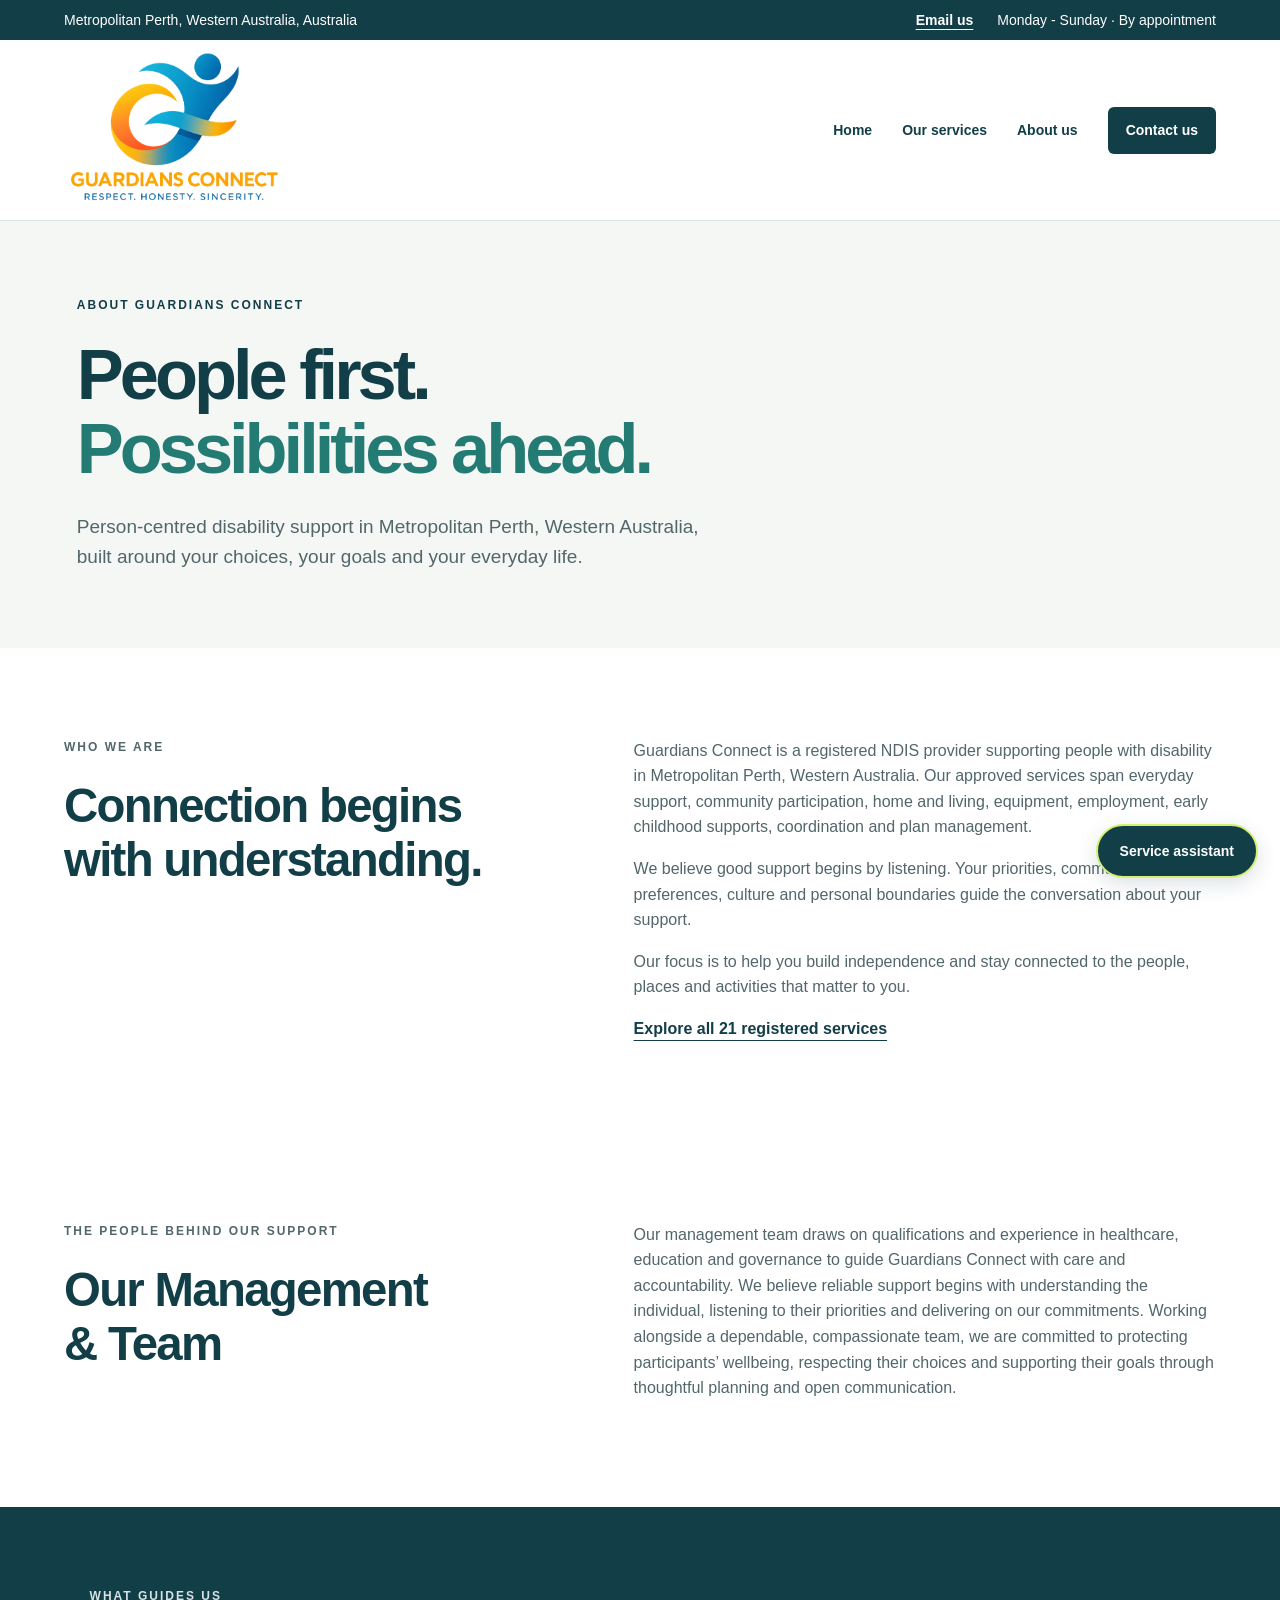
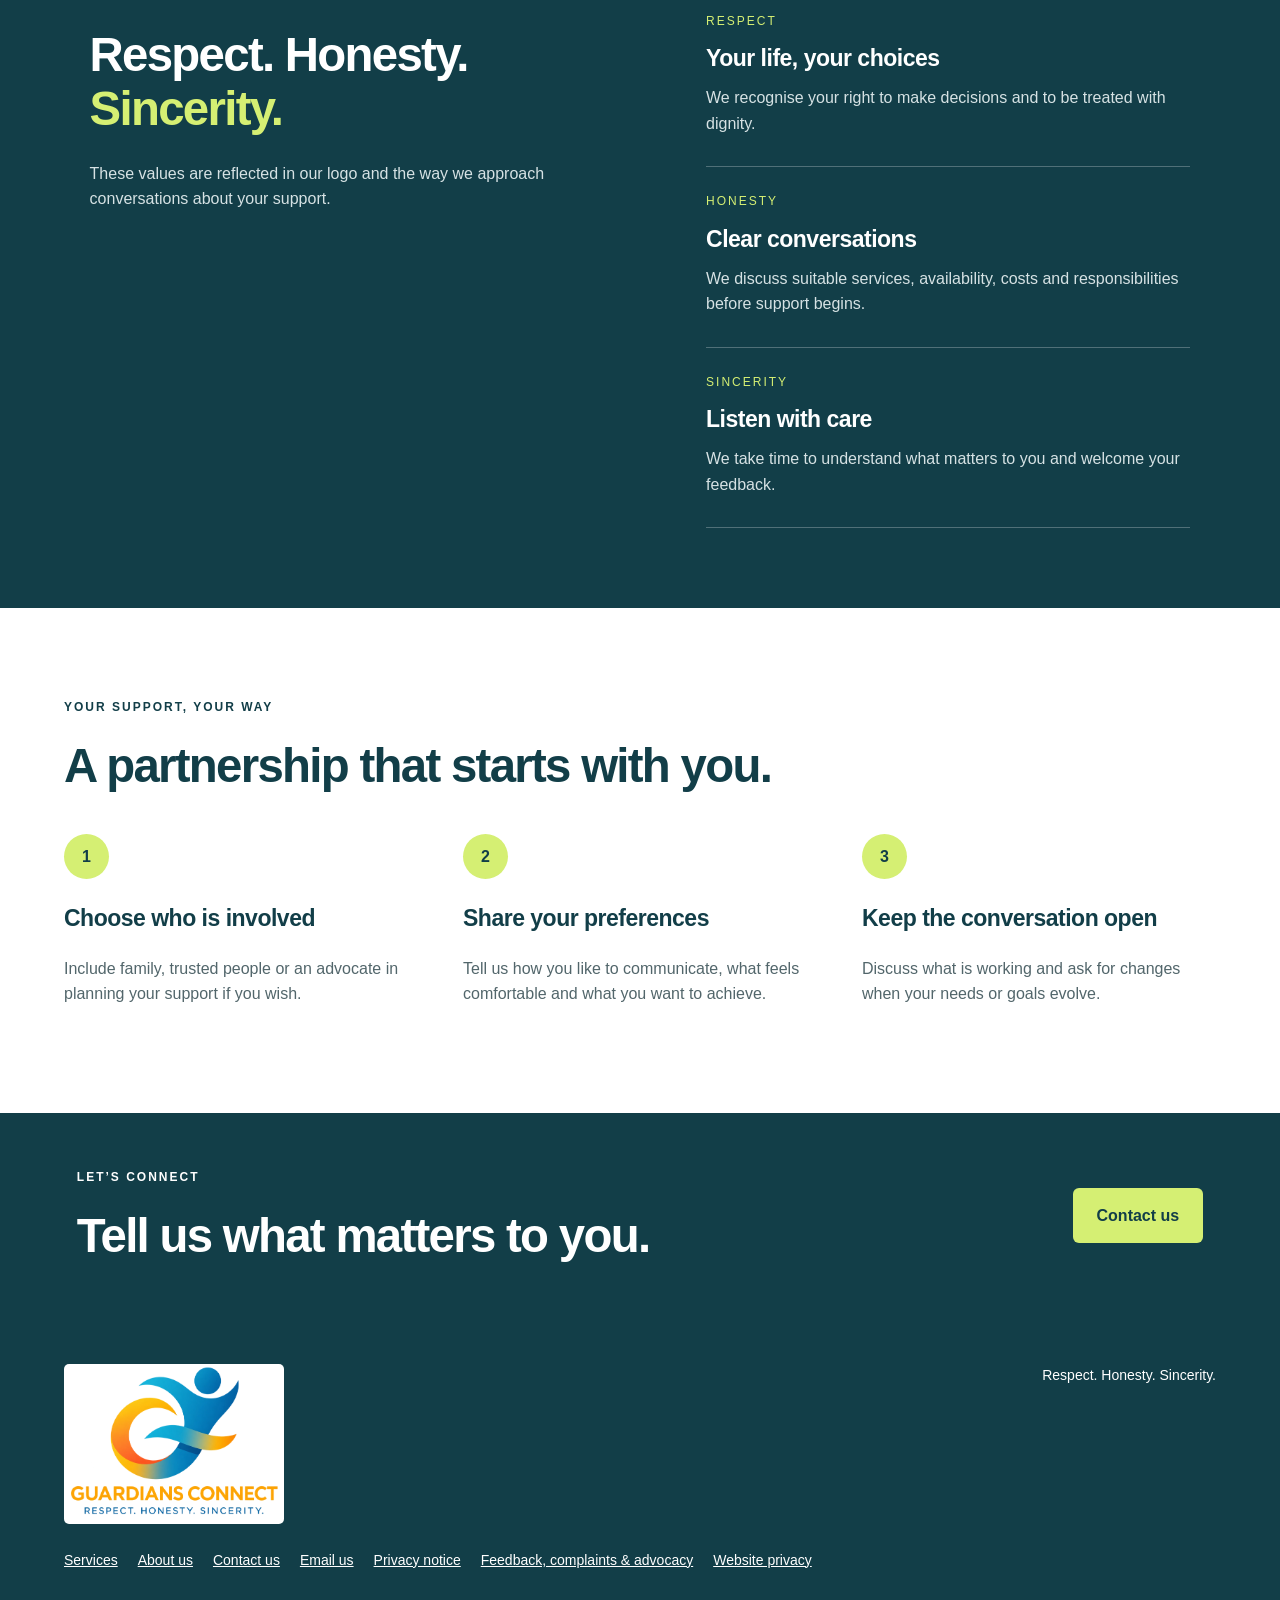
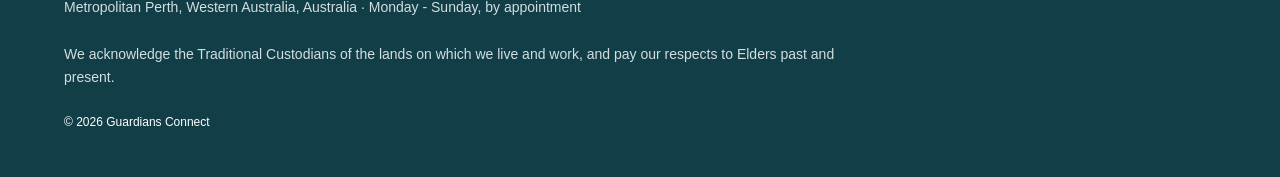
<file: about.html>
<!doctype html><html lang="en-AU"><head><meta charset="utf-8"><meta name="viewport" content="width=device-width,initial-scale=1"><meta name="description" content="Meet Guardians Connect, a registered NDIS provider in Metropolitan Perth, Western Australia. Learn about our values, person-centred approach and commitment to choice and independence."><meta name="theme-color" content="#123e48"><title>About Guardians Connect | NDIS Disability Support WA</title><link rel="icon" type="image/svg+xml" href="data:image/svg+xml,%3Csvg xmlns='http://www.w3.org/2000/svg' viewBox='0 0 32 32'%3E%3Crect width='32' height='32' rx='8' fill='%23123e48'/%3E%3Ctext x='5' y='23' font-size='20' font-family='Arial' font-weight='bold' fill='%23d5ef73'%3EG%3C/text%3E%3C/svg%3E"><link rel="stylesheet" href="/styles.css"><link rel="canonical" href="https://guardiansconnect.com.au/about.html"><meta name="robots" content="index,follow,max-image-preview:large"><meta property="og:type" content="website"><meta property="og:site_name" content="Guardians Connect"><meta property="og:locale" content="en_AU"><meta property="og:title" content="About Guardians Connect | NDIS Disability Support WA"><meta property="og:description" content="Meet Guardians Connect, a registered NDIS provider in Metropolitan Perth, Western Australia. Learn about our values, person-centred approach and commitment to choice and independence."><meta property="og:url" content="https://guardiansconnect.com.au/about.html"><meta name="twitter:card" content="summary"><meta name="twitter:title" content="About Guardians Connect | NDIS Disability Support WA"><meta name="twitter:description" content="Meet Guardians Connect, a registered NDIS provider in Metropolitan Perth, Western Australia. Learn about our values, person-centred approach and commitment to choice and independence."><script type="application/ld+json">{"@context": "https://schema.org", "@graph": [{"@type": "WebSite", "@id": "https://guardiansconnect.com.au/#website", "url": "https://guardiansconnect.com.au/", "name": "Guardians Connect", "publisher": {"@id": "https://guardiansconnect.com.au/#organization"}, "inLanguage": "en-AU"}, {"@type": "Organization", "@id": "https://guardiansconnect.com.au/#organization", "name": "Guardians Connect", "url": "https://guardiansconnect.com.au/", "email": "info@guardiansconnect.com.au", "contactPoint": {"@type": "ContactPoint", "email": "info@guardiansconnect.com.au", "contactType": "customer service", "availableLanguage": "English", "description": "Monday - Sunday, by appointment"}}, {"@type": "AboutPage", "@id": "https://guardiansconnect.com.au/about.html#webpage", "url": "https://guardiansconnect.com.au/about.html", "name": "About Guardians Connect | NDIS Disability Support WA", "description": "Meet Guardians Connect, a registered NDIS provider in Metropolitan Perth, Western Australia. Learn about our values, person-centred approach and commitment to choice and independence.", "isPartOf": {"@id": "https://guardiansconnect.com.au/#website"}, "about": {"@id": "https://guardiansconnect.com.au/#organization"}, "inLanguage": "en-AU"}, {"@type": "BreadcrumbList", "itemListElement": [{"@type": "ListItem", "position": 1, "name": "Home", "item": "https://guardiansconnect.com.au/"}, {"@type": "ListItem", "position": 2, "name": "About us", "item": "https://guardiansconnect.com.au/about.html"}]}]}</script></head><body><a class="skip" href="#main">Skip to content</a><div class="contact-bar" aria-label="Contact details"><span>Metropolitan Perth, Western Australia, Australia</span><div><a href="mailto:info@guardiansconnect.com.au">Email us</a><span>Monday - Sunday · By appointment</span></div></div><header><a class="brand" href="/"><img class="uploaded-logo" src="/guardians-connect-logo.webp" alt="Guardians Connect — Respect, Honesty, Sincerity" width="1280" height="1280"></a><button class="menu" aria-expanded="false" aria-controls="nav">Menu</button><nav id="nav" aria-label="Main navigation"><a href="/">Home</a><a href="/#services">Our services</a><a href="/about.html">About us</a><a class="button small" href="/contact.html">Contact us</a></nav></header><main id="main"><section class="page-intro"><p class="eyebrow">ABOUT GUARDIANS CONNECT</p><h1>People first.<br><em>Possibilities ahead.</em></h1><p class="lead">Person-centred disability support in Metropolitan Perth, Western Australia, built around your choices, your goals and your everyday life.</p></section><section class="section about-story"><div><p class="eyebrow">WHO WE ARE</p><h2>Connection begins<br>with understanding.</h2></div><div><p>Guardians Connect is a registered NDIS provider supporting people with disability in Metropolitan Perth, Western Australia. Our approved services span everyday support, community participation, home and living, equipment, employment, early childhood supports, coordination and plan management.</p><p>We believe good support begins by listening. Your priorities, communication preferences, culture and personal boundaries guide the conversation about your support.</p><p>Our focus is to help you build independence and stay connected to the people, places and activities that matter to you.</p><a class="text-link" href="/#services">Explore all 21 registered services</a></div></section><section class="section about-story" id="our-team" aria-labelledby="our-team-heading"><div><p class="eyebrow">THE PEOPLE BEHIND OUR SUPPORT</p><h2 id="our-team-heading">Our Management<br>&amp; Team</h2></div><div><p>Our management team draws on qualifications and experience in healthcare, education and governance to guide Guardians Connect with care and accountability. We believe reliable support begins with understanding the individual, listening to their priorities and delivering on our commitments. Working alongside a dependable, compassionate team, we are committed to protecting participants’ wellbeing, respecting their choices and supporting their goals through thoughtful planning and open communication.</p></div></section><section class="approach"><div><p class="eyebrow">WHAT GUIDES US</p><h2>Respect. Honesty.<br><em>Sincerity.</em></h2><p>These values are reflected in our logo and the way we approach conversations about your support.</p></div><div class="principles"><article><span>RESPECT</span><h3>Your life, your choices</h3><p>We recognise your right to make decisions and to be treated with dignity.</p></article><article><span>HONESTY</span><h3>Clear conversations</h3><p>We discuss suitable services, availability, costs and responsibilities before support begins.</p></article><article><span>SINCERITY</span><h3>Listen with care</h3><p>We take time to understand what matters to you and welcome your feedback.</p></article></div></section><section class="section"><p class="eyebrow">YOUR SUPPORT, YOUR WAY</p><h2>A partnership that starts with you.</h2><div class="steps"><article><b>1</b><h3>Choose who is involved</h3><p>Include family, trusted people or an advocate in planning your support if you wish.</p></article><article><b>2</b><h3>Share your preferences</h3><p>Tell us how you like to communicate, what feels comfortable and what you want to achieve.</p></article><article><b>3</b><h3>Keep the conversation open</h3><p>Discuss what is working and ask for changes when your needs or goals evolve.</p></article></div></section><section class="page-cta"><div><p class="eyebrow">LET’S CONNECT</p><h2>Tell us what matters to you.</h2></div><a class="button lime" href="/contact.html">Contact us</a></section></main><footer><a class="brand" href="/"><img class="uploaded-logo" src="/guardians-connect-logo.webp" alt="Guardians Connect — Respect, Honesty, Sincerity" width="1280" height="1280"></a><p>Respect. Honesty. Sincerity.</p><div><a href="/#services">Services</a><a href="/about.html">About us</a><a href="/contact.html">Contact us</a><a href="mailto:info@guardiansconnect.com.au">Email us</a><a href="/privacy.html">Privacy notice</a><a href="/feedback.html">Feedback, complaints &amp; advocacy</a><button class="privacy-toggle" type="button" aria-expanded="false" aria-controls="privacy">Website privacy</button></div><p class="footer-contact-info">Metropolitan Perth, Western Australia, Australia · Monday - Sunday, by appointment</p><p class="ack">We acknowledge the Traditional Custodians of the lands on which we live and work, and pay our respects to Elders past and present.</p><div id="privacy" hidden><h3>Website privacy</h3><p>This website does not send your enquiry entries or service-assistant messages to Guardians Connect or save them in browser storage. The automated service guide uses prepared website information; typed messages stay in memory until you leave or refresh the page. Optional voice features use browser speech services, which may process audio or text. Microphone use starts only when you choose Dictate question. Downloading an enquiry creates a text file on your device. Hosting providers may process technical access logs. When online delivery is enabled, FormSubmit will process your enquiry and forward it to info@guardiansconnect.com.au. For privacy questions, email info@guardiansconnect.com.au. Read our <a href="/privacy.html">business privacy notice</a> for more information.</p></div><small>© <span id="year"></span> Guardians Connect</small></footer><script src="/script.js"></script><link rel="stylesheet" href="/chatbot.css"><script src="/chatbot.js" defer></script></body></html>
</file>
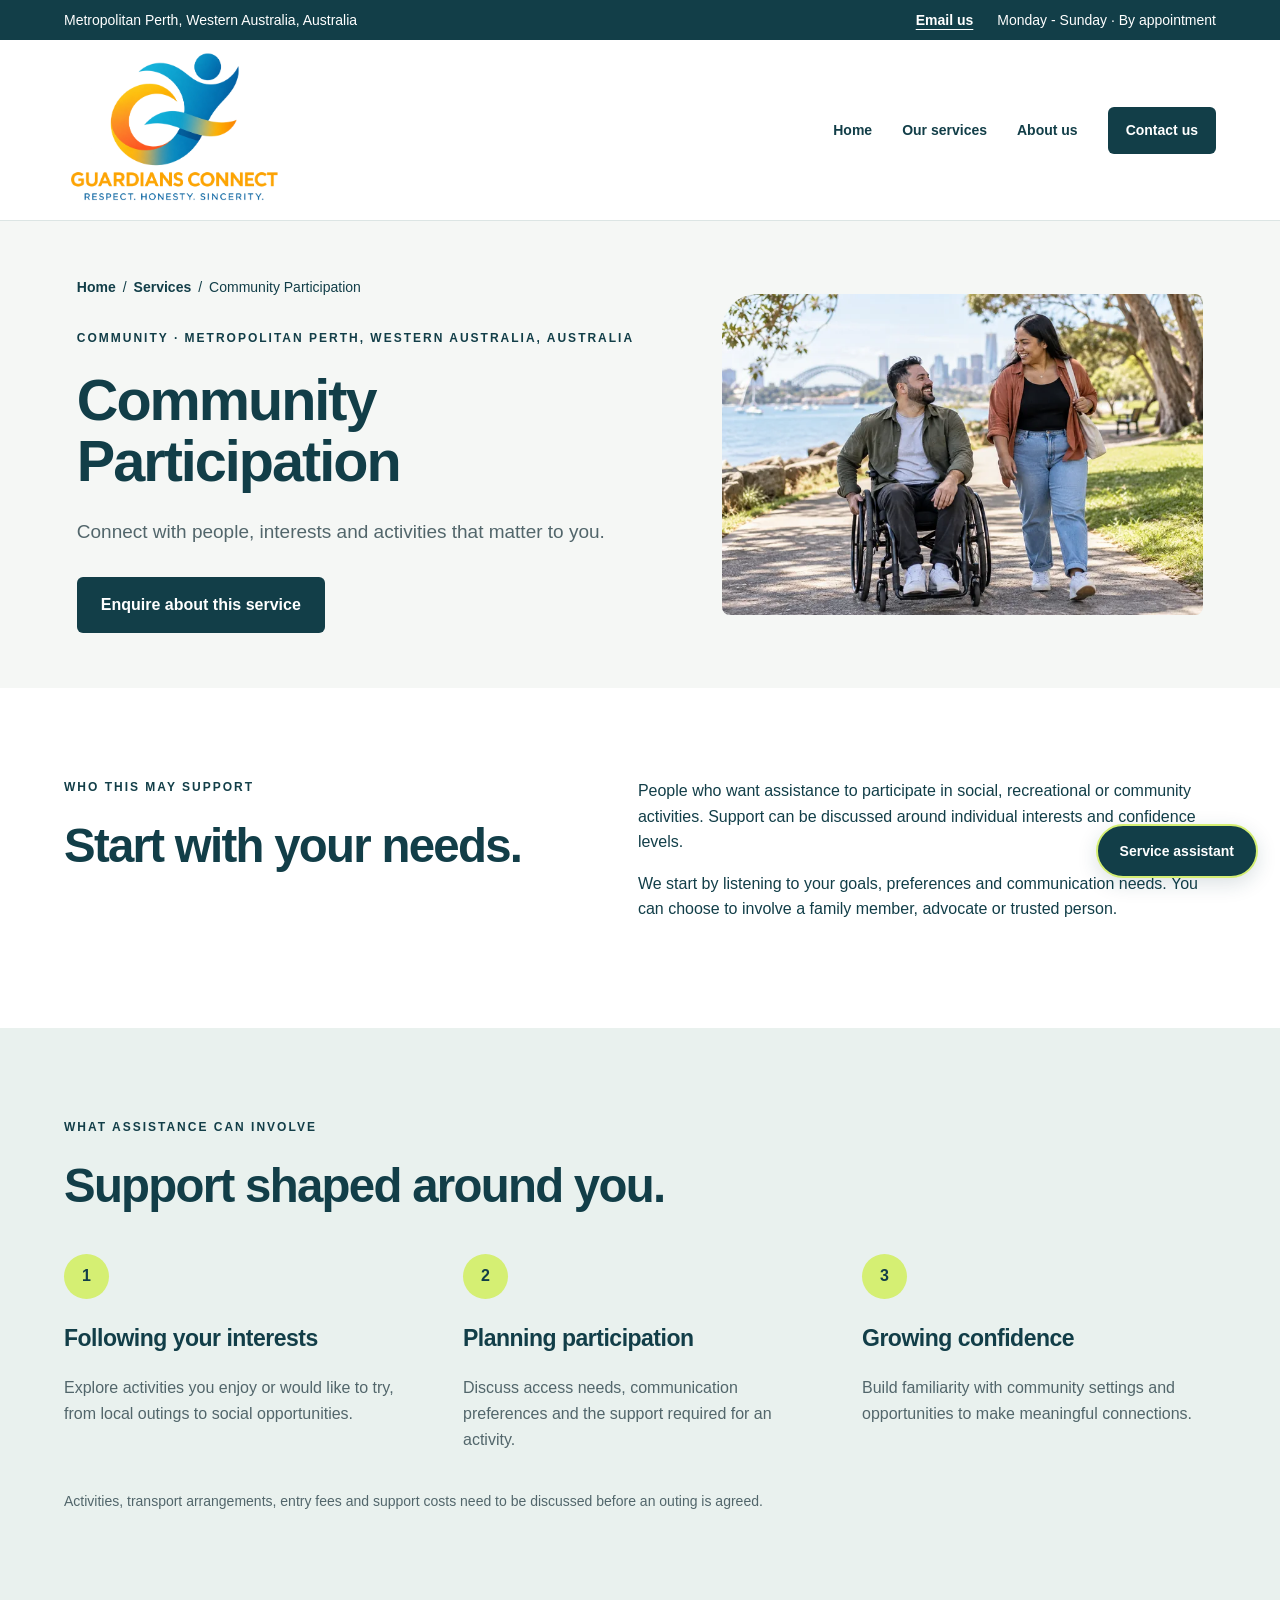
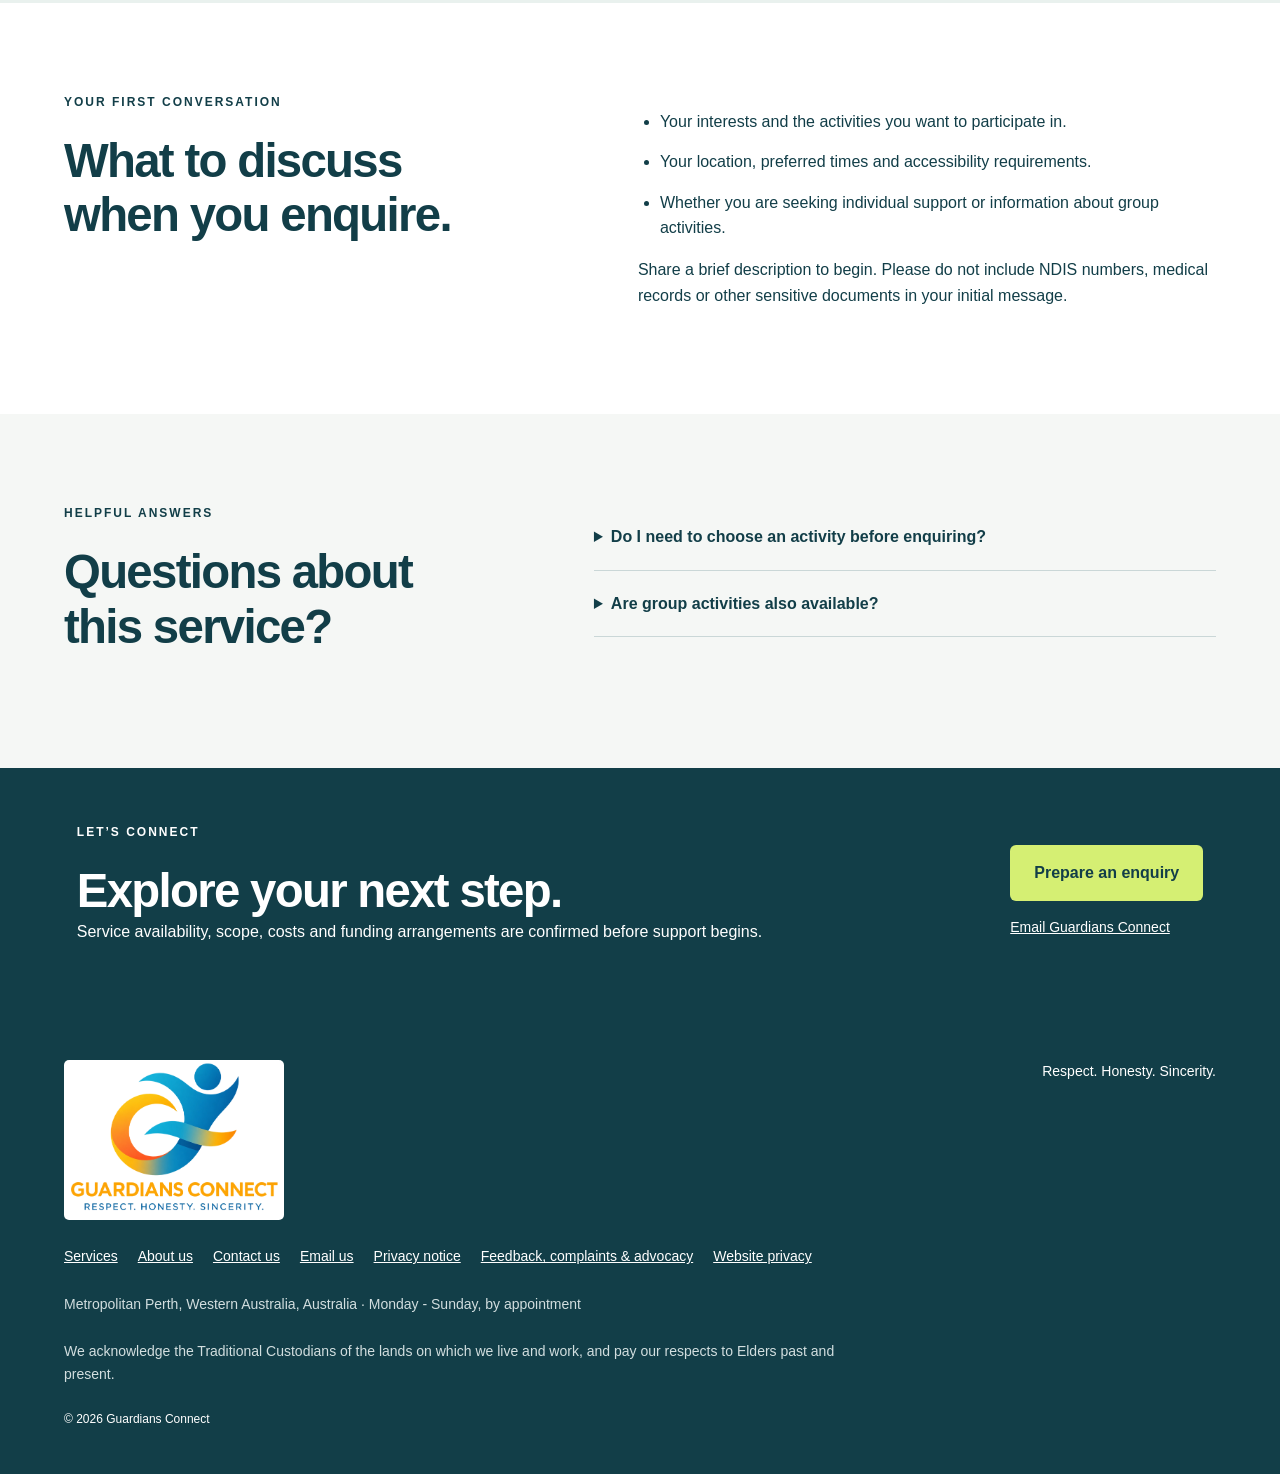
<file: community-participation.html>
<!doctype html><html lang="en-AU"><head><meta charset="utf-8"><meta name="viewport" content="width=device-width,initial-scale=1"><meta name="description" content="Community Participation in Metropolitan Perth, Western Australia with Guardians Connect. Learn who this NDIS service may support, what assistance can involve and how to enquire."><meta name="theme-color" content="#123e48"><title>Community Participation WA | Guardians Connect NDIS Services</title><link rel="icon" type="image/svg+xml" href="data:image/svg+xml,%3Csvg xmlns='http://www.w3.org/2000/svg' viewBox='0 0 32 32'%3E%3Crect width='32' height='32' rx='8' fill='%23123e48'/%3E%3Ctext x='5' y='23' font-size='20' font-family='Arial' font-weight='bold' fill='%23d5ef73'%3EG%3C/text%3E%3C/svg%3E"><link rel="stylesheet" href="/styles.css"><link rel="canonical" href="https://guardiansconnect.com.au/community-participation.html"><meta name="robots" content="index,follow,max-image-preview:large"><meta property="og:type" content="website"><meta property="og:site_name" content="Guardians Connect"><meta property="og:locale" content="en_AU"><meta property="og:title" content="Community Participation WA | Guardians Connect"><meta property="og:description" content="Community Participation in Metropolitan Perth, Western Australia with Guardians Connect. Learn who this NDIS service may support, what assistance can involve and how to enquire."><meta property="og:url" content="https://guardiansconnect.com.au/community-participation.html"><meta name="twitter:card" content="summary"><meta name="twitter:title" content="Community Participation WA | Guardians Connect"><meta name="twitter:description" content="Community Participation in Metropolitan Perth, Western Australia with Guardians Connect. Learn who this NDIS service may support, what assistance can involve and how to enquire."><script type="application/ld+json">{"@context": "https://schema.org", "@graph": [{"@type": "Service", "@id": "https://guardiansconnect.com.au/community-participation.html#service", "name": "Community Participation", "description": "Connect with people, interests and activities that matter to you.", "url": "https://guardiansconnect.com.au/community-participation.html", "areaServed": {"@type": "Place", "name": "Metropolitan Perth, Western Australia, Australia", "containedInPlace": {"@type": "Country", "name": "Australia"}}, "provider": {"@type": "Organization", "@id": "https://guardiansconnect.com.au/#organization", "name": "Guardians Connect", "url": "https://guardiansconnect.com.au/", "email": "info@guardiansconnect.com.au", "contactPoint": {"@type": "ContactPoint", "email": "info@guardiansconnect.com.au", "contactType": "customer service", "availableLanguage": "English", "description": "Monday - Sunday, by appointment"}}}, {"@type": "WebPage", "@id": "https://guardiansconnect.com.au/community-participation.html#webpage", "name": "Community Participation | Guardians Connect", "url": "https://guardiansconnect.com.au/community-participation.html", "inLanguage": "en-AU", "mainEntity": {"@id": "https://guardiansconnect.com.au/community-participation.html#service"}}, {"@type": "BreadcrumbList", "itemListElement": [{"@type": "ListItem", "position": 1, "name": "Home", "item": "https://guardiansconnect.com.au/"}, {"@type": "ListItem", "position": 2, "name": "Community Participation", "item": "https://guardiansconnect.com.au/community-participation.html"}]}]}</script></head><body><a class="skip" href="#main">Skip to content</a><div class="contact-bar" aria-label="Contact details"><span>Metropolitan Perth, Western Australia, Australia</span><div><a href="mailto:info@guardiansconnect.com.au">Email us</a><span>Monday - Sunday · By appointment</span></div></div><header><a class="brand" href="/"><img class="uploaded-logo" src="/guardians-connect-logo.webp" alt="Guardians Connect — Respect, Honesty, Sincerity" width="1280" height="1280"></a><button class="menu" aria-expanded="false" aria-controls="nav">Menu</button><nav id="nav" aria-label="Main navigation"><a href="/">Home</a><a href="/#services">Our services</a><a href="/about.html">About us</a><a class="button small" href="/contact.html">Contact us</a></nav></header><main id="main"><section class="service-intro"><div><nav class="breadcrumbs" aria-label="Breadcrumb"><a href="/">Home</a><span aria-hidden="true"> / </span><a href="/#services">Services</a><span aria-hidden="true"> / </span><span>Community Participation</span></nav><p class="eyebrow">COMMUNITY · METROPOLITAN PERTH, WESTERN AUSTRALIA, AUSTRALIA</p><h1>Community Participation</h1><p class="lead">Connect with people, interests and activities that matter to you.</p><a class="button" href="/contact.html?service=community-participation">Enquire about this service</a></div><img src="/20.webp" width="780" height="520" alt="Wheelchair user and friend enjoying a park outing" decoding="async"></section><section class="section service-who"><div><p class="eyebrow">WHO THIS MAY SUPPORT</p><h2>Start with your needs.</h2></div><div><p>People who want assistance to participate in social, recreational or community activities. Support can be discussed around individual interests and confidence levels.</p><p>We start by listening to your goals, preferences and communication needs. You can choose to involve a family member, advocate or trusted person.</p></div></section><section class="section service-involves"><p class="eyebrow">WHAT ASSISTANCE CAN INVOLVE</p><h2>Support shaped around you.</h2><div class="steps"><article><b>1</b><h3>Following your interests</h3><p>Explore activities you enjoy or would like to try, from local outings to social opportunities.</p></article><article><b>2</b><h3>Planning participation</h3><p>Discuss access needs, communication preferences and the support required for an activity.</p></article><article><b>3</b><h3>Growing confidence</h3><p>Build familiarity with community settings and opportunities to make meaningful connections.</p></article></div><p class="note">Activities, transport arrangements, entry fees and support costs need to be discussed before an outing is agreed.</p></section><section class="section service-discuss"><div><p class="eyebrow">YOUR FIRST CONVERSATION</p><h2>What to discuss<br>when you enquire.</h2></div><div><ul><li>Your interests and the activities you want to participate in.</li><li>Your location, preferred times and accessibility requirements.</li><li>Whether you are seeking individual support or information about group activities.</li></ul><p>Share a brief description to begin. Please do not include NDIS numbers, medical records or other sensitive documents in your initial message.</p></div></section><section class="faq section"><div><p class="eyebrow">HELPFUL ANSWERS</p><h2>Questions about<br>this service?</h2></div><div><details><summary>Do I need to choose an activity before enquiring?</summary><p>No. Tell us what you enjoy or what you would like to explore.</p></details><details><summary>Are group activities also available?</summary><p>Guardians Connect also lists Group/Centre Activities. Ask about current options and suitability.</p></details></div></section><section class="page-cta"><div><p class="eyebrow">LET’S CONNECT</p><h2>Explore your next step.</h2><p>Service availability, scope, costs and funding arrangements are confirmed before support begins.</p></div><div class="service-cta-actions"><a class="button lime" href="/contact.html?service=community-participation">Prepare an enquiry</a><a href="mailto:info@guardiansconnect.com.au?subject=community-participation%20enquiry">Email Guardians Connect</a></div></section></main><footer><a class="brand" href="/"><img class="uploaded-logo" src="/guardians-connect-logo.webp" alt="Guardians Connect — Respect, Honesty, Sincerity" width="1280" height="1280"></a><p>Respect. Honesty. Sincerity.</p><div><a href="/#services">Services</a><a href="/about.html">About us</a><a href="/contact.html">Contact us</a><a href="mailto:info@guardiansconnect.com.au">Email us</a><a href="/privacy.html">Privacy notice</a><a href="/feedback.html">Feedback, complaints &amp; advocacy</a><button class="privacy-toggle" type="button" aria-expanded="false" aria-controls="privacy">Website privacy</button></div><p class="footer-contact-info">Metropolitan Perth, Western Australia, Australia · Monday - Sunday, by appointment</p><p class="ack">We acknowledge the Traditional Custodians of the lands on which we live and work, and pay our respects to Elders past and present.</p><div id="privacy" hidden><h3>Website privacy</h3><p>This website does not send your enquiry entries or service-assistant messages to Guardians Connect or save them in browser storage. The automated service guide uses prepared website information; typed messages stay in memory until you leave or refresh the page. Optional voice features use browser speech services, which may process audio or text. Microphone use starts only when you choose Dictate question. Downloading an enquiry creates a text file on your device. Hosting providers may process technical access logs. When online delivery is enabled, FormSubmit will process your enquiry and forward it to info@guardiansconnect.com.au. For privacy questions, email info@guardiansconnect.com.au. Read our <a href="/privacy.html">business privacy notice</a> for more information.</p></div><small>© <span id="year"></span> Guardians Connect</small></footer><script src="/script.js"></script><link rel="stylesheet" href="/chatbot.css"><script src="/chatbot.js" defer></script></body></html>
</file>
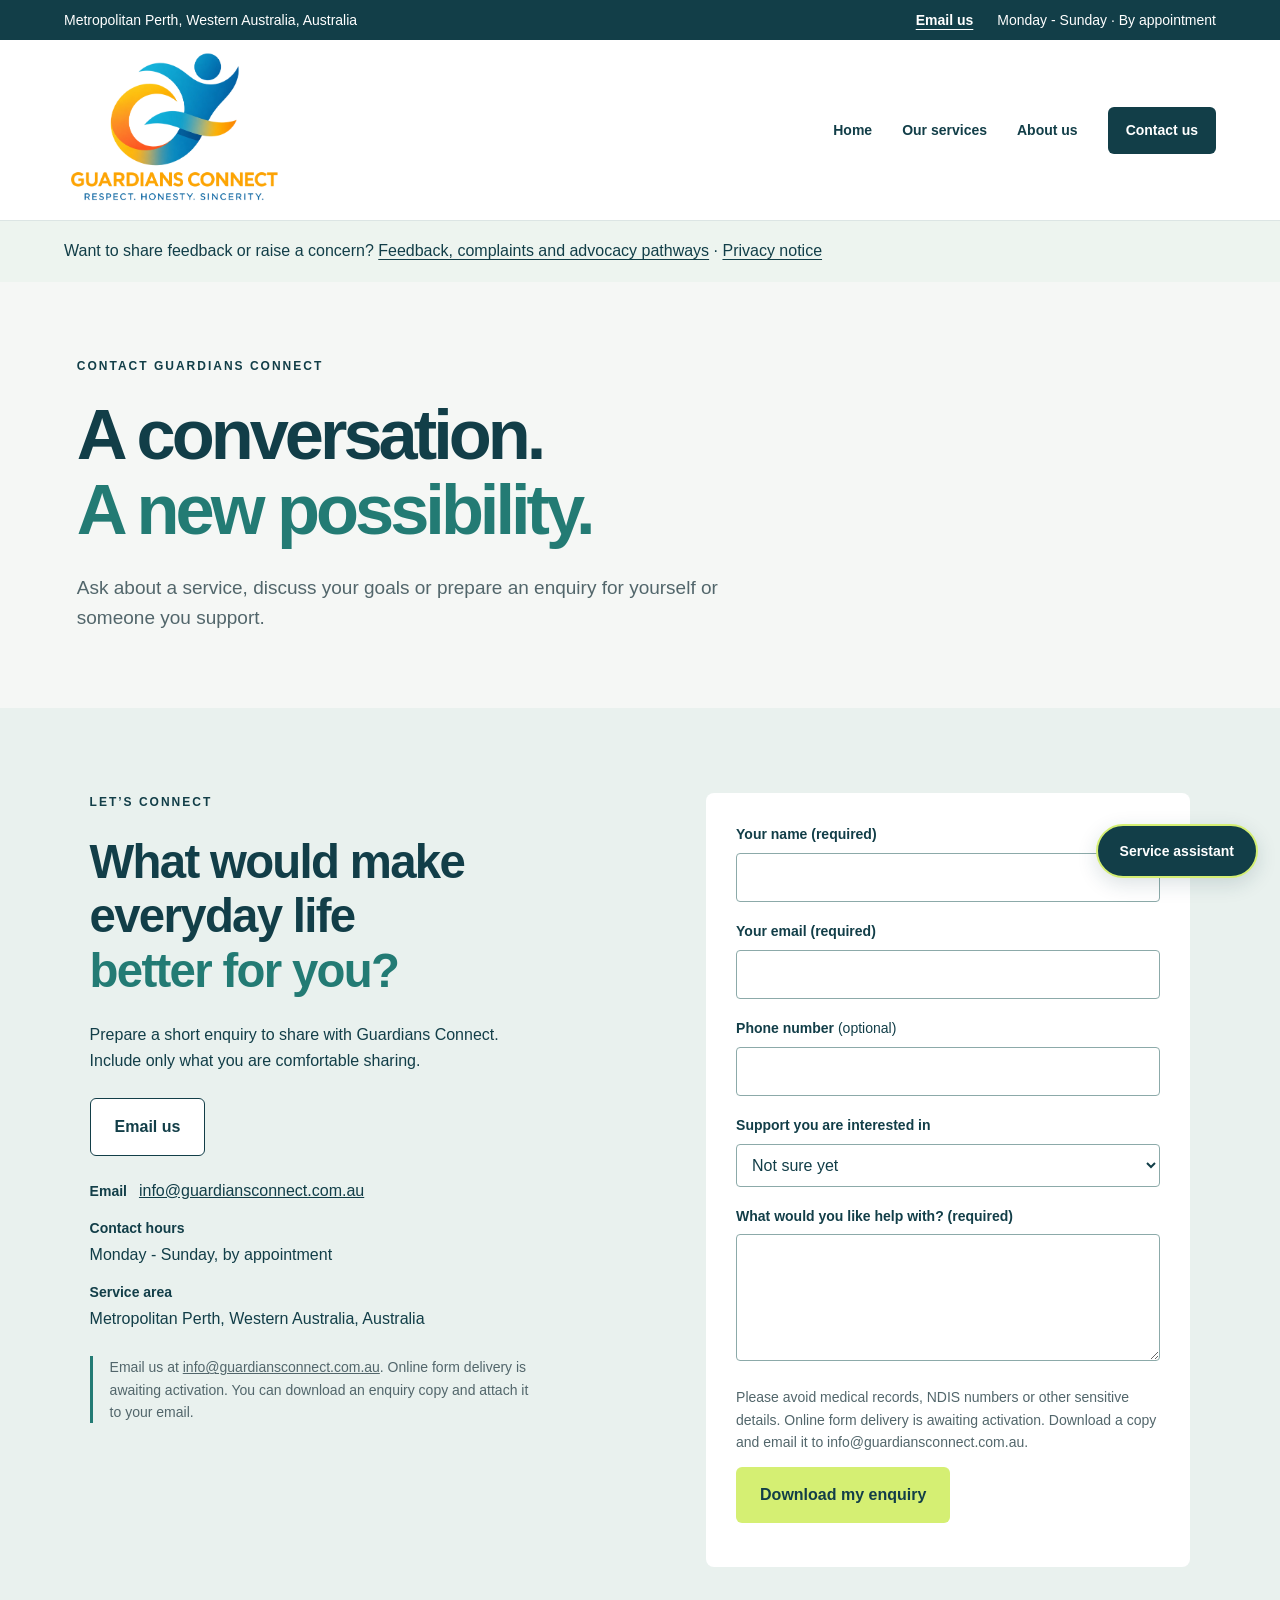
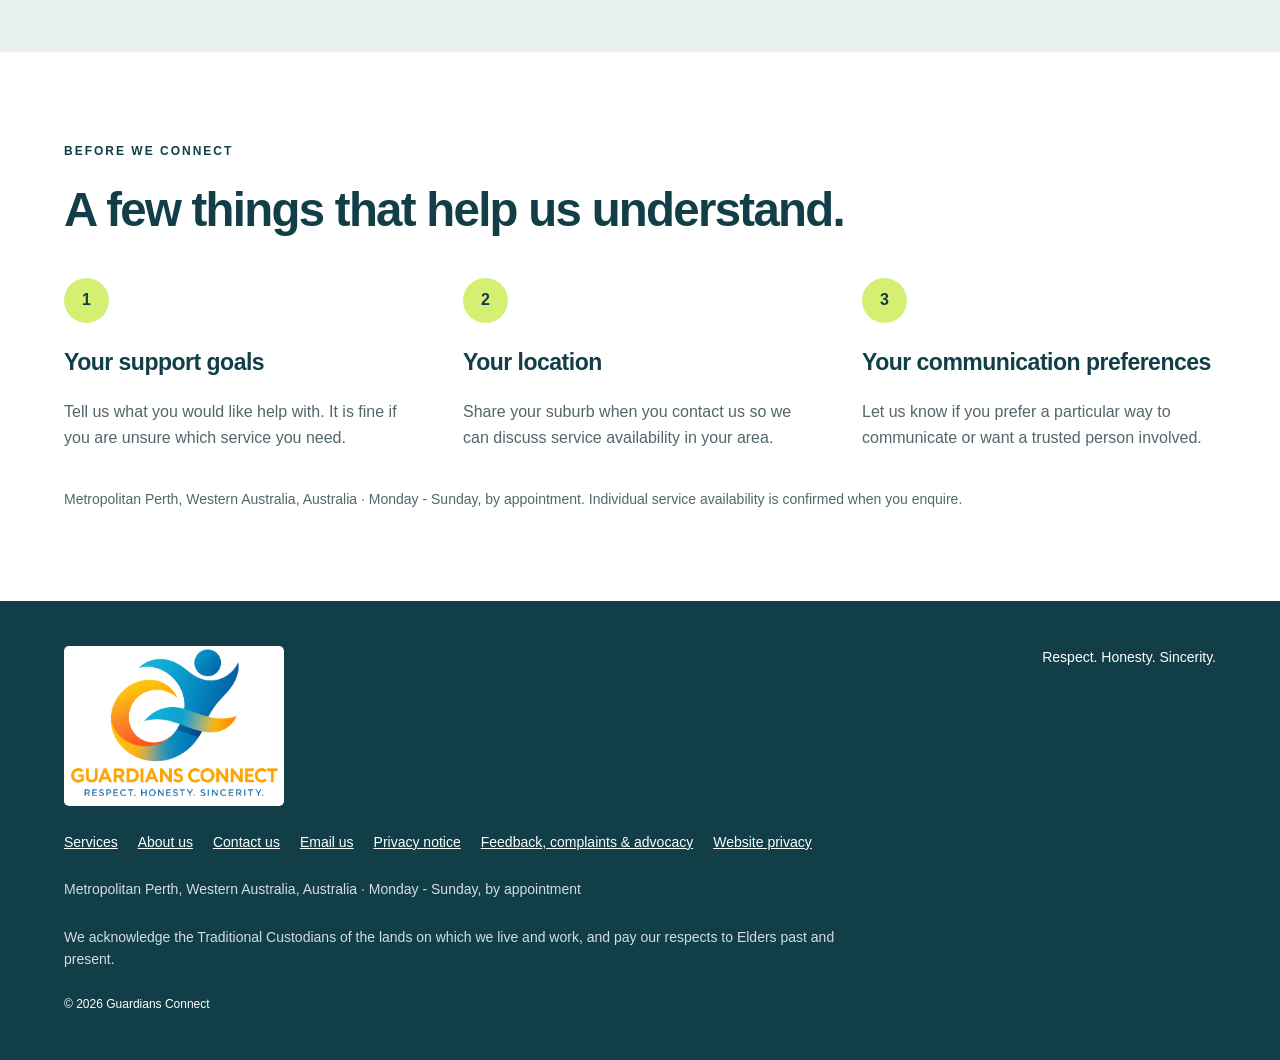
<file: contact.html>
<!doctype html><html lang="en-AU"><head><meta charset="utf-8"><meta name="viewport" content="width=device-width,initial-scale=1"><meta name="description" content="Enquire about Guardians Connect NDIS services in Metropolitan Perth, Western Australia, including daily living, SIL, support coordination, equipment and plan management."><meta name="theme-color" content="#123e48"><title>Contact Guardians Connect | NDIS Support Enquiries WA</title><link rel="icon" type="image/svg+xml" href="data:image/svg+xml,%3Csvg xmlns='http://www.w3.org/2000/svg' viewBox='0 0 32 32'%3E%3Crect width='32' height='32' rx='8' fill='%23123e48'/%3E%3Ctext x='5' y='23' font-size='20' font-family='Arial' font-weight='bold' fill='%23d5ef73'%3EG%3C/text%3E%3C/svg%3E"><link rel="stylesheet" href="/styles.css"><link rel="canonical" href="https://guardiansconnect.com.au/contact.html"><meta name="robots" content="index,follow,max-image-preview:large"><meta property="og:type" content="website"><meta property="og:site_name" content="Guardians Connect"><meta property="og:locale" content="en_AU"><meta property="og:title" content="Contact Guardians Connect | NDIS Support Enquiries WA"><meta property="og:description" content="Enquire about Guardians Connect NDIS services in Metropolitan Perth, Western Australia, including daily living, SIL, support coordination, equipment and plan management."><meta property="og:url" content="https://guardiansconnect.com.au/contact.html"><meta name="twitter:card" content="summary"><meta name="twitter:title" content="Contact Guardians Connect | NDIS Support Enquiries WA"><meta name="twitter:description" content="Enquire about Guardians Connect NDIS services in Metropolitan Perth, Western Australia, including daily living, SIL, support coordination, equipment and plan management."><script type="application/ld+json">{"@context": "https://schema.org", "@graph": [{"@type": "WebSite", "@id": "https://guardiansconnect.com.au/#website", "url": "https://guardiansconnect.com.au/", "name": "Guardians Connect", "publisher": {"@id": "https://guardiansconnect.com.au/#organization"}, "inLanguage": "en-AU"}, {"@type": "Organization", "@id": "https://guardiansconnect.com.au/#organization", "name": "Guardians Connect", "url": "https://guardiansconnect.com.au/", "email": "info@guardiansconnect.com.au", "contactPoint": {"@type": "ContactPoint", "email": "info@guardiansconnect.com.au", "contactType": "customer service", "availableLanguage": "English", "description": "Monday - Sunday, by appointment"}}, {"@type": "ContactPage", "@id": "https://guardiansconnect.com.au/contact.html#webpage", "url": "https://guardiansconnect.com.au/contact.html", "name": "Contact Guardians Connect | NDIS Support Enquiries WA", "description": "Enquire about Guardians Connect NDIS services in Metropolitan Perth, Western Australia, including daily living, SIL, support coordination, equipment and plan management.", "isPartOf": {"@id": "https://guardiansconnect.com.au/#website"}, "about": {"@id": "https://guardiansconnect.com.au/#organization"}, "inLanguage": "en-AU"}, {"@type": "BreadcrumbList", "itemListElement": [{"@type": "ListItem", "position": 1, "name": "Home", "item": "https://guardiansconnect.com.au/"}, {"@type": "ListItem", "position": 2, "name": "Contact us", "item": "https://guardiansconnect.com.au/contact.html"}]}]}</script></head><body><a class="skip" href="#main">Skip to content</a><div class="contact-bar" aria-label="Contact details"><span>Metropolitan Perth, Western Australia, Australia</span><div><a href="mailto:info@guardiansconnect.com.au">Email us</a><span>Monday - Sunday · By appointment</span></div></div><header><a class="brand" href="/"><img class="uploaded-logo" src="/guardians-connect-logo.webp" alt="Guardians Connect — Respect, Honesty, Sincerity" width="1280" height="1280"></a><button class="menu" aria-expanded="false" aria-controls="nav">Menu</button><nav id="nav" aria-label="Main navigation"><a href="/">Home</a><a href="/#services">Our services</a><a href="/about.html">About us</a><a class="button small" href="/contact.html">Contact us</a></nav></header><main id="main"><div class="rights-banner">Want to share feedback or raise a concern? <a href="/feedback.html">Feedback, complaints and advocacy pathways</a> · <a href="/privacy.html">Privacy notice</a></div><section class="page-intro"><p class="eyebrow">CONTACT GUARDIANS CONNECT</p><h1>A conversation.<br><em>A new possibility.</em></h1><p class="lead">Ask about a service, discuss your goals or prepare an enquiry for yourself or someone you support.</p></section><section id="contact" class="contact"><div><p class="eyebrow">LET’S CONNECT</p><h2>What would make<br>everyday life<br><em>better for you?</em></h2><p>Prepare a short enquiry to share with Guardians Connect. Include only what you are comfortable sharing.</p><div class="contact-details"><div class="contact-actions"><a class="button contact-email" href="mailto:info@guardiansconnect.com.au">Email us</a></div><dl><div class="contact-email-row"><dt>Email</dt><dd><a href="mailto:info@guardiansconnect.com.au">info@guardiansconnect.com.au</a></dd></div><div><dt>Contact hours</dt><dd>Monday - Sunday, by appointment</dd></div><div><dt>Service area</dt><dd>Metropolitan Perth, Western Australia, Australia</dd></div></dl></div><p class="contact-note">Email us at <a href="mailto:info@guardiansconnect.com.au">info@guardiansconnect.com.au</a>. Online form delivery is awaiting activation. You can download an enquiry copy and attach it to your email.</p></div><form id="enquiry" novalidate aria-describedby="enquiry-note"><div id="enquiry-errors" class="error-summary" tabindex="-1" role="alert" hidden></div><label for="name">Your name (required)</label><input id="name" name="name" autocomplete="name" required maxlength="100" aria-describedby="name-error"><p id="name-error" class="field-error" hidden></p><label for="email">Your email (required)</label><input type="email" id="email" name="email" autocomplete="email" required maxlength="150" aria-describedby="email-error"><p id="email-error" class="field-error" hidden></p><label for="phone">Phone number <span>(optional)</span></label><input type="tel" id="phone" name="phone" autocomplete="tel" maxlength="40"><div class="form-trap" aria-hidden="true"><label for="website">Leave this blank</label><input id="website" name="website" tabindex="-1" autocomplete="off"></div><label for="service">Support you are interested in</label><select id="service" name="service"><option>Not sure yet</option><optgroup label="Daily Living"><option>Travel &amp; transport</option><option>Household tasks</option><option>Personal activities</option><option>Early childhood supports</option><option>Life skills development</option></optgroup><optgroup label="Home &amp; Living"><option>Supported Independent Living</option><option>Daily tasks &amp; shared living</option><option>Home modification</option><option>Accommodation &amp; tenancy</option></optgroup><optgroup label="Community"><option>Group &amp; centre activities</option><option>Innovative community participation</option><option>Access &amp; maintain employment</option><option>Community participation</option></optgroup><optgroup label="Assistive Equipment &amp; Technology"><option>Personal mobility equipment</option><option>Communication &amp; information equipment</option><option>Personal care &amp; safety products</option><option>Household assistive products</option><option>Recreation assistive equipment</option></optgroup><optgroup label="Coordination &amp; Funding"><option>Support coordination</option><option>Plan management</option><option>Life stages &amp; transitions</option></optgroup></select><label for="message">What would you like help with? (required)</label><textarea id="message" name="message" rows="4" maxlength="2000" required aria-describedby="message-error"></textarea><p id="message-error" class="field-error" hidden></p><p class="form-note" id="enquiry-note">Please avoid medical records, NDIS numbers or other sensitive details. Online form delivery is awaiting activation. Download a copy and email it to info@guardiansconnect.com.au.</p><button class="button lime" type="submit">Download my enquiry</button><p id="status" tabindex="-1" role="status" aria-live="polite"></p></form></section><section class="section"><p class="eyebrow">BEFORE WE CONNECT</p><h2>A few things that help us understand.</h2><div class="steps"><article><b>1</b><h3>Your support goals</h3><p>Tell us what you would like help with. It is fine if you are unsure which service you need.</p></article><article><b>2</b><h3>Your location</h3><p>Share your suburb when you contact us so we can discuss service availability in your area.</p></article><article><b>3</b><h3>Your communication preferences</h3><p>Let us know if you prefer a particular way to communicate or want a trusted person involved.</p></article></div><p class="note">Metropolitan Perth, Western Australia, Australia · Monday - Sunday, by appointment. Individual service availability is confirmed when you enquire.</p></section></main><footer><a class="brand" href="/"><img class="uploaded-logo" src="/guardians-connect-logo.webp" alt="Guardians Connect — Respect, Honesty, Sincerity" width="1280" height="1280"></a><p>Respect. Honesty. Sincerity.</p><div><a href="/#services">Services</a><a href="/about.html">About us</a><a href="/contact.html">Contact us</a><a href="mailto:info@guardiansconnect.com.au">Email us</a><a href="/privacy.html">Privacy notice</a><a href="/feedback.html">Feedback, complaints &amp; advocacy</a><button class="privacy-toggle" type="button" aria-expanded="false" aria-controls="privacy">Website privacy</button></div><p class="footer-contact-info">Metropolitan Perth, Western Australia, Australia · Monday - Sunday, by appointment</p><p class="ack">We acknowledge the Traditional Custodians of the lands on which we live and work, and pay our respects to Elders past and present.</p><div id="privacy" hidden><h3>Website privacy</h3><p>This website does not send your enquiry entries or service-assistant messages to Guardians Connect or save them in browser storage. The automated service guide uses prepared website information; typed messages stay in memory until you leave or refresh the page. Optional voice features use browser speech services, which may process audio or text. Microphone use starts only when you choose Dictate question. Downloading an enquiry creates a text file on your device. Hosting providers may process technical access logs. When online delivery is enabled, FormSubmit will process your enquiry and forward it to info@guardiansconnect.com.au. For privacy questions, email info@guardiansconnect.com.au. Read our <a href="/privacy.html">business privacy notice</a> for more information.</p></div><small>© <span id="year"></span> Guardians Connect</small></footer><script src="/enquiry-config.js"></script><script src="/script.js"></script><script src="/enquiry.js"></script><link rel="stylesheet" href="/chatbot.css"><script src="/chatbot.js" defer></script></body></html>
</file>
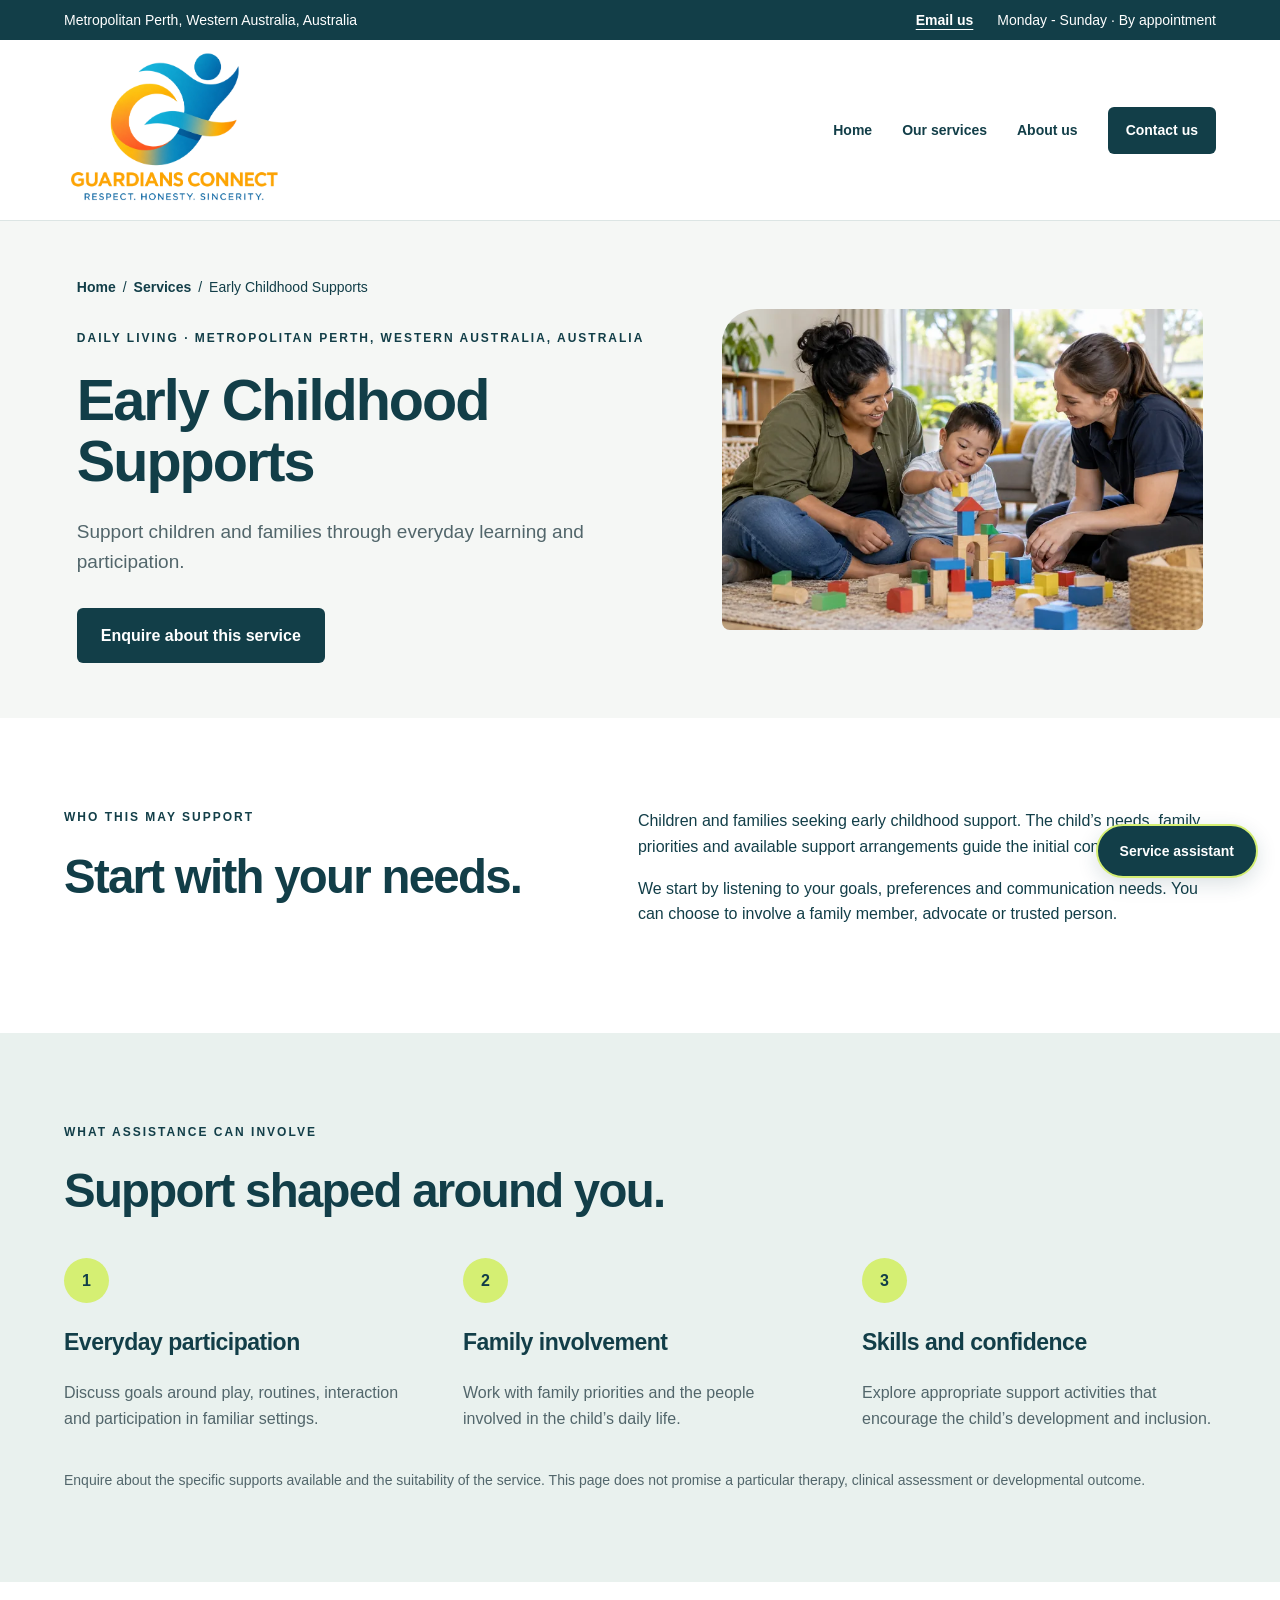
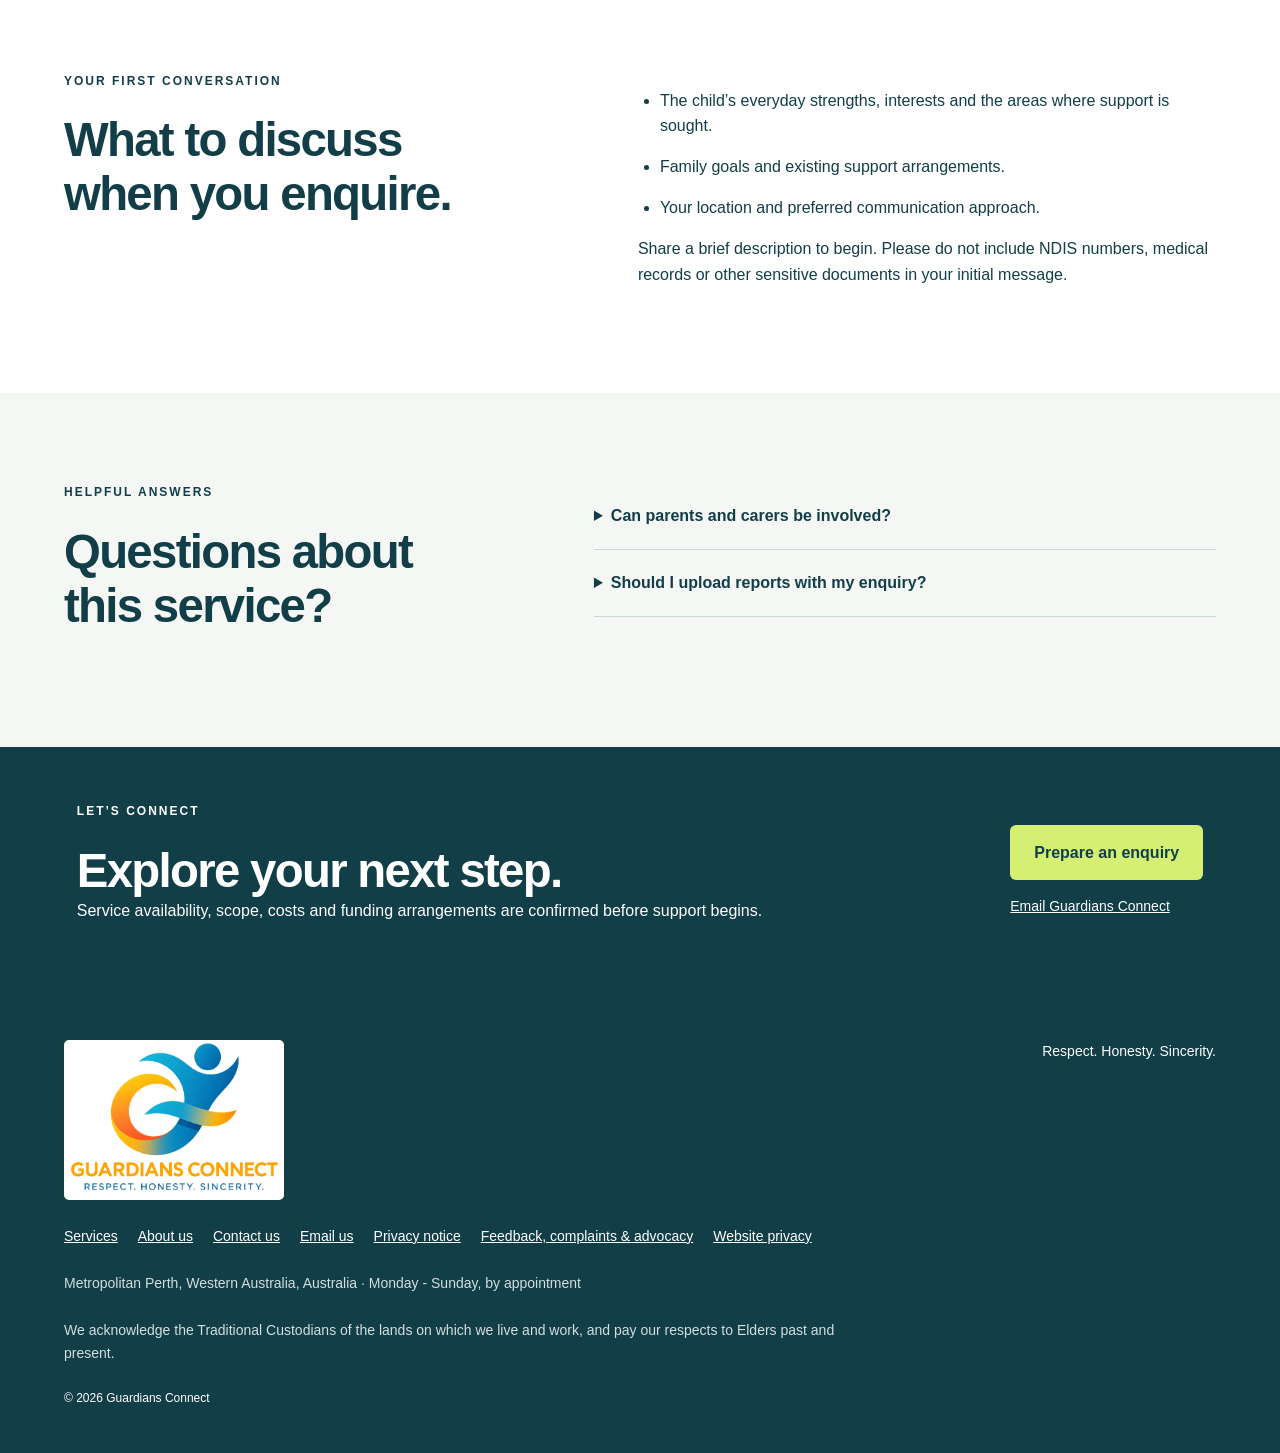
<file: early-childhood-supports.html>
<!doctype html><html lang="en-AU"><head><meta charset="utf-8"><meta name="viewport" content="width=device-width,initial-scale=1"><meta name="description" content="Early Childhood Supports in Metropolitan Perth, Western Australia with Guardians Connect. Learn who this NDIS service may support, what assistance can involve and how to enquire."><meta name="theme-color" content="#123e48"><title>Early Childhood Supports WA | Guardians Connect NDIS Services</title><link rel="icon" type="image/svg+xml" href="data:image/svg+xml,%3Csvg xmlns='http://www.w3.org/2000/svg' viewBox='0 0 32 32'%3E%3Crect width='32' height='32' rx='8' fill='%23123e48'/%3E%3Ctext x='5' y='23' font-size='20' font-family='Arial' font-weight='bold' fill='%23d5ef73'%3EG%3C/text%3E%3C/svg%3E"><link rel="stylesheet" href="/styles.css"><link rel="canonical" href="https://guardiansconnect.com.au/early-childhood-supports.html"><meta name="robots" content="index,follow,max-image-preview:large"><meta property="og:type" content="website"><meta property="og:site_name" content="Guardians Connect"><meta property="og:locale" content="en_AU"><meta property="og:title" content="Early Childhood Supports WA | Guardians Connect"><meta property="og:description" content="Early Childhood Supports in Metropolitan Perth, Western Australia with Guardians Connect. Learn who this NDIS service may support, what assistance can involve and how to enquire."><meta property="og:url" content="https://guardiansconnect.com.au/early-childhood-supports.html"><meta name="twitter:card" content="summary"><meta name="twitter:title" content="Early Childhood Supports WA | Guardians Connect"><meta name="twitter:description" content="Early Childhood Supports in Metropolitan Perth, Western Australia with Guardians Connect. Learn who this NDIS service may support, what assistance can involve and how to enquire."><script type="application/ld+json">{"@context": "https://schema.org", "@graph": [{"@type": "Service", "@id": "https://guardiansconnect.com.au/early-childhood-supports.html#service", "name": "Early Childhood Supports", "description": "Support children and families through everyday learning and participation.", "url": "https://guardiansconnect.com.au/early-childhood-supports.html", "areaServed": {"@type": "Place", "name": "Metropolitan Perth, Western Australia, Australia", "containedInPlace": {"@type": "Country", "name": "Australia"}}, "provider": {"@type": "Organization", "@id": "https://guardiansconnect.com.au/#organization", "name": "Guardians Connect", "url": "https://guardiansconnect.com.au/", "email": "info@guardiansconnect.com.au", "contactPoint": {"@type": "ContactPoint", "email": "info@guardiansconnect.com.au", "contactType": "customer service", "availableLanguage": "English", "description": "Monday - Sunday, by appointment"}}}, {"@type": "WebPage", "@id": "https://guardiansconnect.com.au/early-childhood-supports.html#webpage", "name": "Early Childhood Supports | Guardians Connect", "url": "https://guardiansconnect.com.au/early-childhood-supports.html", "inLanguage": "en-AU", "mainEntity": {"@id": "https://guardiansconnect.com.au/early-childhood-supports.html#service"}}, {"@type": "BreadcrumbList", "itemListElement": [{"@type": "ListItem", "position": 1, "name": "Home", "item": "https://guardiansconnect.com.au/"}, {"@type": "ListItem", "position": 2, "name": "Early Childhood Supports", "item": "https://guardiansconnect.com.au/early-childhood-supports.html"}]}]}</script></head><body><a class="skip" href="#main">Skip to content</a><div class="contact-bar" aria-label="Contact details"><span>Metropolitan Perth, Western Australia, Australia</span><div><a href="mailto:info@guardiansconnect.com.au">Email us</a><span>Monday - Sunday · By appointment</span></div></div><header><a class="brand" href="/"><img class="uploaded-logo" src="/guardians-connect-logo.webp" alt="Guardians Connect — Respect, Honesty, Sincerity" width="1280" height="1280"></a><button class="menu" aria-expanded="false" aria-controls="nav">Menu</button><nav id="nav" aria-label="Main navigation"><a href="/">Home</a><a href="/#services">Our services</a><a href="/about.html">About us</a><a class="button small" href="/contact.html">Contact us</a></nav></header><main id="main"><section class="service-intro"><div><nav class="breadcrumbs" aria-label="Breadcrumb"><a href="/">Home</a><span aria-hidden="true"> / </span><a href="/#services">Services</a><span aria-hidden="true"> / </span><span>Early Childhood Supports</span></nav><p class="eyebrow">DAILY LIVING · METROPOLITAN PERTH, WESTERN AUSTRALIA, AUSTRALIA</p><h1>Early Childhood Supports</h1><p class="lead">Support children and families through everyday learning and participation.</p><a class="button" href="/contact.html?service=early-childhood-supports">Enquire about this service</a></div><img src="/14.webp" width="780" height="520" alt="Child playing with blocks alongside family and a professional" decoding="async"></section><section class="section service-who"><div><p class="eyebrow">WHO THIS MAY SUPPORT</p><h2>Start with your needs.</h2></div><div><p>Children and families seeking early childhood support. The child’s needs, family priorities and available support arrangements guide the initial conversation.</p><p>We start by listening to your goals, preferences and communication needs. You can choose to involve a family member, advocate or trusted person.</p></div></section><section class="section service-involves"><p class="eyebrow">WHAT ASSISTANCE CAN INVOLVE</p><h2>Support shaped around you.</h2><div class="steps"><article><b>1</b><h3>Everyday participation</h3><p>Discuss goals around play, routines, interaction and participation in familiar settings.</p></article><article><b>2</b><h3>Family involvement</h3><p>Work with family priorities and the people involved in the child’s daily life.</p></article><article><b>3</b><h3>Skills and confidence</h3><p>Explore appropriate support activities that encourage the child’s development and inclusion.</p></article></div><p class="note">Enquire about the specific supports available and the suitability of the service. This page does not promise a particular therapy, clinical assessment or developmental outcome.</p></section><section class="section service-discuss"><div><p class="eyebrow">YOUR FIRST CONVERSATION</p><h2>What to discuss<br>when you enquire.</h2></div><div><ul><li>The child’s everyday strengths, interests and the areas where support is sought.</li><li>Family goals and existing support arrangements.</li><li>Your location and preferred communication approach.</li></ul><p>Share a brief description to begin. Please do not include NDIS numbers, medical records or other sensitive documents in your initial message.</p></div></section><section class="faq section"><div><p class="eyebrow">HELPFUL ANSWERS</p><h2>Questions about<br>this service?</h2></div><div><details><summary>Can parents and carers be involved?</summary><p>Yes. Family priorities and involvement are central to discussing early childhood support.</p></details><details><summary>Should I upload reports with my enquiry?</summary><p>No. Start with a general enquiry. The team can explain an appropriate way to share necessary information later.</p></details></div></section><section class="page-cta"><div><p class="eyebrow">LET’S CONNECT</p><h2>Explore your next step.</h2><p>Service availability, scope, costs and funding arrangements are confirmed before support begins.</p></div><div class="service-cta-actions"><a class="button lime" href="/contact.html?service=early-childhood-supports">Prepare an enquiry</a><a href="mailto:info@guardiansconnect.com.au?subject=early-childhood-supports%20enquiry">Email Guardians Connect</a></div></section></main><footer><a class="brand" href="/"><img class="uploaded-logo" src="/guardians-connect-logo.webp" alt="Guardians Connect — Respect, Honesty, Sincerity" width="1280" height="1280"></a><p>Respect. Honesty. Sincerity.</p><div><a href="/#services">Services</a><a href="/about.html">About us</a><a href="/contact.html">Contact us</a><a href="mailto:info@guardiansconnect.com.au">Email us</a><a href="/privacy.html">Privacy notice</a><a href="/feedback.html">Feedback, complaints &amp; advocacy</a><button class="privacy-toggle" type="button" aria-expanded="false" aria-controls="privacy">Website privacy</button></div><p class="footer-contact-info">Metropolitan Perth, Western Australia, Australia · Monday - Sunday, by appointment</p><p class="ack">We acknowledge the Traditional Custodians of the lands on which we live and work, and pay our respects to Elders past and present.</p><div id="privacy" hidden><h3>Website privacy</h3><p>This website does not send your enquiry entries or service-assistant messages to Guardians Connect or save them in browser storage. The automated service guide uses prepared website information; typed messages stay in memory until you leave or refresh the page. Optional voice features use browser speech services, which may process audio or text. Microphone use starts only when you choose Dictate question. Downloading an enquiry creates a text file on your device. Hosting providers may process technical access logs. When online delivery is enabled, FormSubmit will process your enquiry and forward it to info@guardiansconnect.com.au. For privacy questions, email info@guardiansconnect.com.au. Read our <a href="/privacy.html">business privacy notice</a> for more information.</p></div><small>© <span id="year"></span> Guardians Connect</small></footer><script src="/script.js"></script><link rel="stylesheet" href="/chatbot.css"><script src="/chatbot.js" defer></script></body></html>
</file>
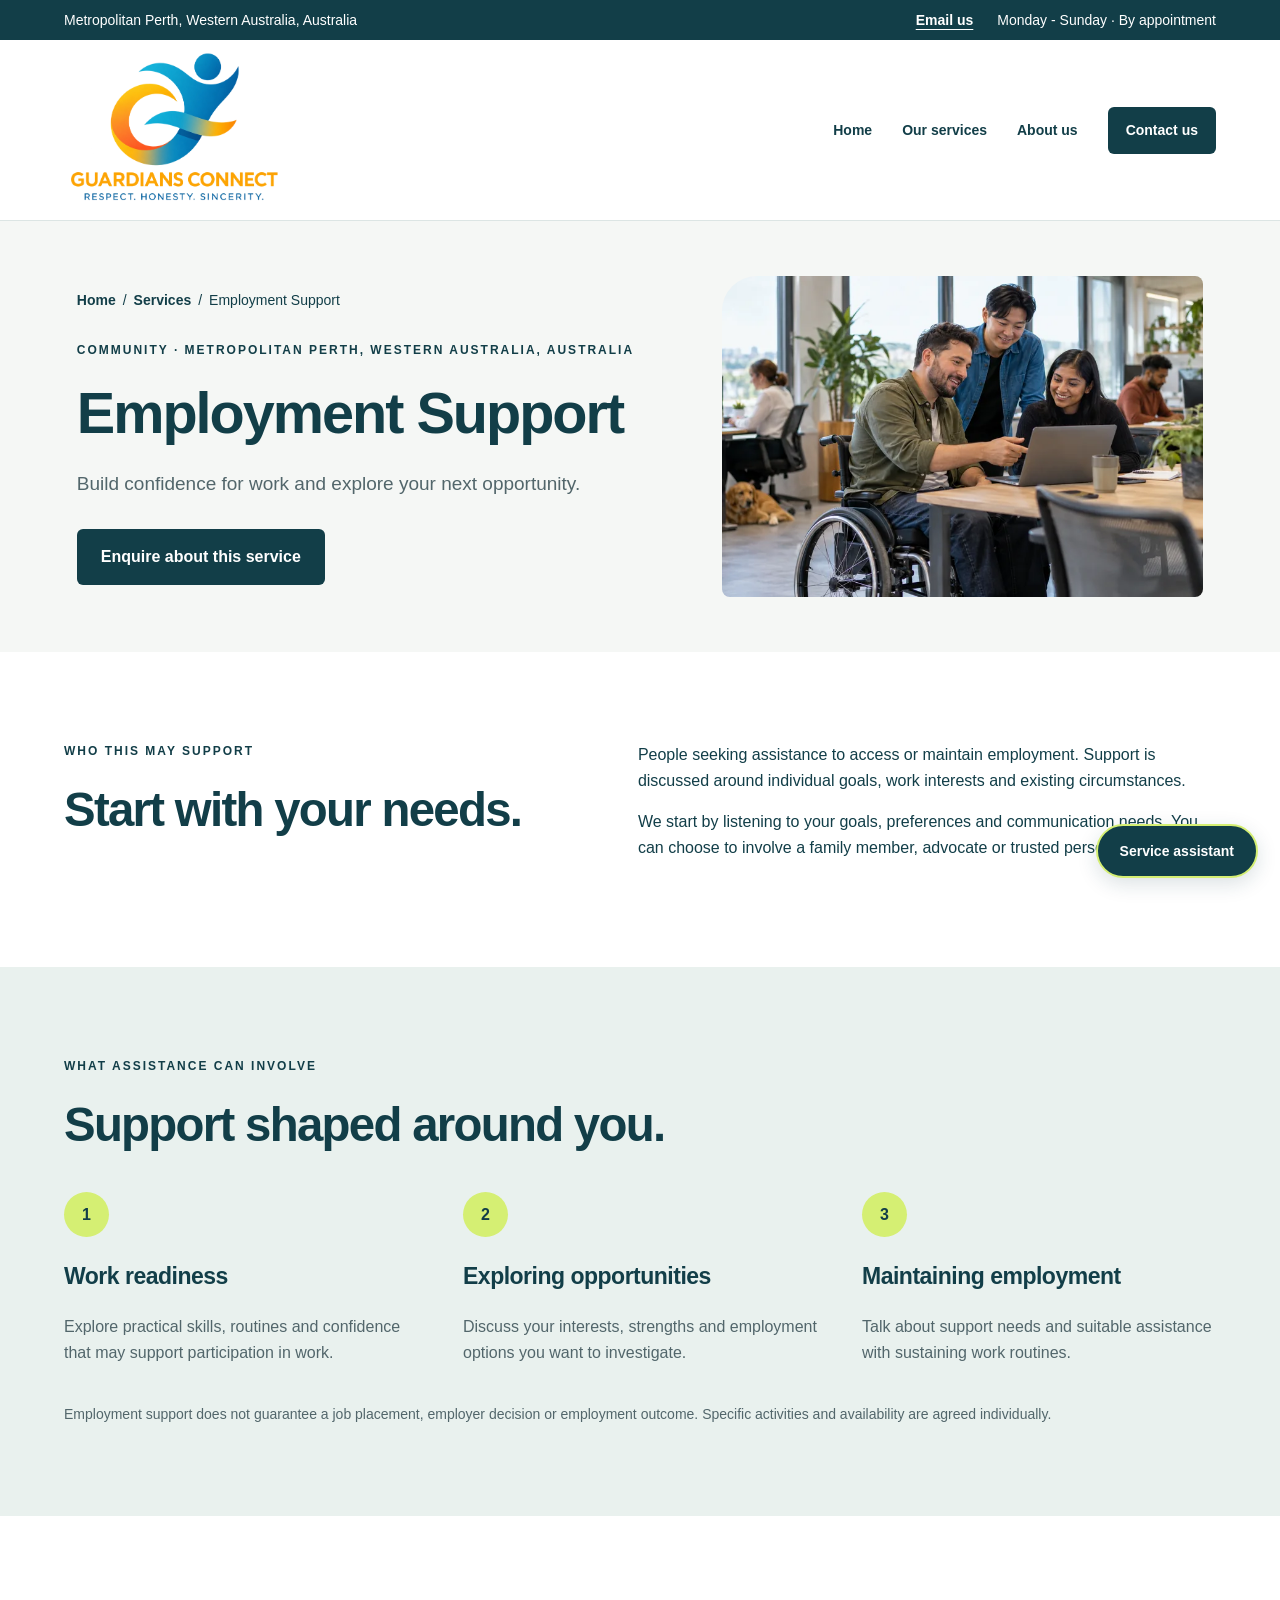
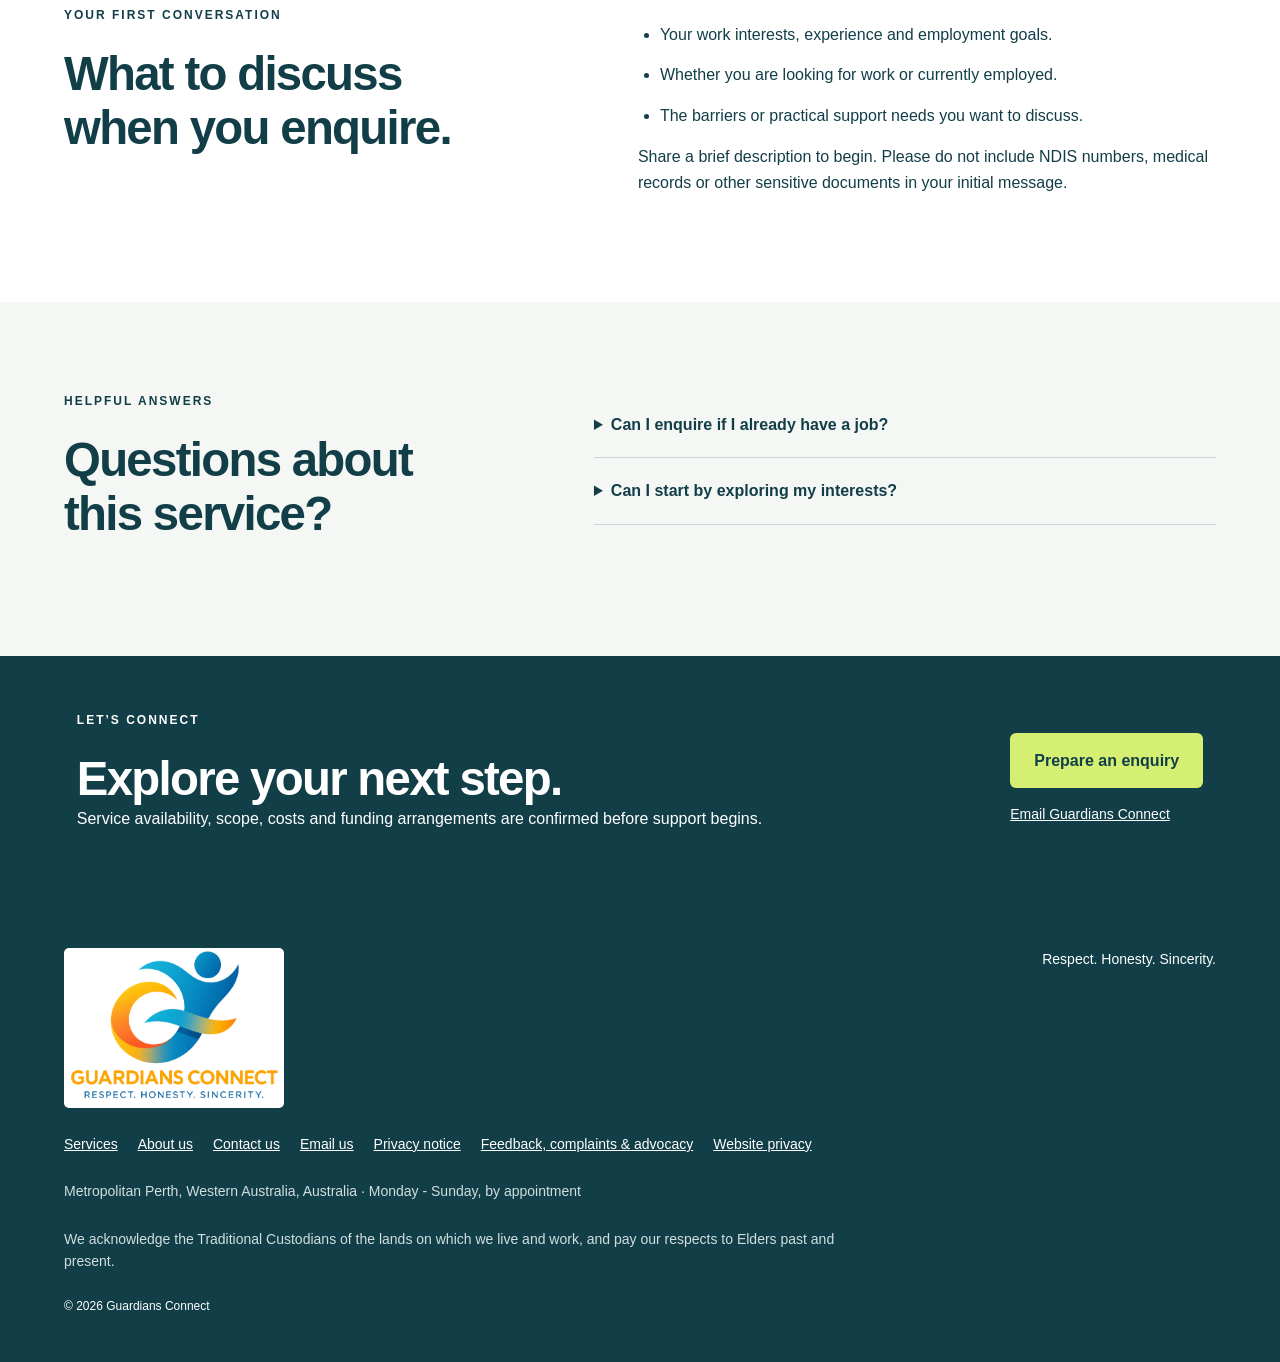
<file: employment-support.html>
<!doctype html><html lang="en-AU"><head><meta charset="utf-8"><meta name="viewport" content="width=device-width,initial-scale=1"><meta name="description" content="Employment Support in Metropolitan Perth, Western Australia with Guardians Connect. Learn who this NDIS service may support, what assistance can involve and how to enquire."><meta name="theme-color" content="#123e48"><title>Employment Support WA | Guardians Connect NDIS Services</title><link rel="icon" type="image/svg+xml" href="data:image/svg+xml,%3Csvg xmlns='http://www.w3.org/2000/svg' viewBox='0 0 32 32'%3E%3Crect width='32' height='32' rx='8' fill='%23123e48'/%3E%3Ctext x='5' y='23' font-size='20' font-family='Arial' font-weight='bold' fill='%23d5ef73'%3EG%3C/text%3E%3C/svg%3E"><link rel="stylesheet" href="/styles.css"><link rel="canonical" href="https://guardiansconnect.com.au/employment-support.html"><meta name="robots" content="index,follow,max-image-preview:large"><meta property="og:type" content="website"><meta property="og:site_name" content="Guardians Connect"><meta property="og:locale" content="en_AU"><meta property="og:title" content="Employment Support WA | Guardians Connect"><meta property="og:description" content="Employment Support in Metropolitan Perth, Western Australia with Guardians Connect. Learn who this NDIS service may support, what assistance can involve and how to enquire."><meta property="og:url" content="https://guardiansconnect.com.au/employment-support.html"><meta name="twitter:card" content="summary"><meta name="twitter:title" content="Employment Support WA | Guardians Connect"><meta name="twitter:description" content="Employment Support in Metropolitan Perth, Western Australia with Guardians Connect. Learn who this NDIS service may support, what assistance can involve and how to enquire."><script type="application/ld+json">{"@context": "https://schema.org", "@graph": [{"@type": "Service", "@id": "https://guardiansconnect.com.au/employment-support.html#service", "name": "Employment Support", "description": "Build confidence for work and explore your next opportunity.", "url": "https://guardiansconnect.com.au/employment-support.html", "areaServed": {"@type": "Place", "name": "Metropolitan Perth, Western Australia, Australia", "containedInPlace": {"@type": "Country", "name": "Australia"}}, "provider": {"@type": "Organization", "@id": "https://guardiansconnect.com.au/#organization", "name": "Guardians Connect", "url": "https://guardiansconnect.com.au/", "email": "info@guardiansconnect.com.au", "contactPoint": {"@type": "ContactPoint", "email": "info@guardiansconnect.com.au", "contactType": "customer service", "availableLanguage": "English", "description": "Monday - Sunday, by appointment"}}}, {"@type": "WebPage", "@id": "https://guardiansconnect.com.au/employment-support.html#webpage", "name": "Employment Support | Guardians Connect", "url": "https://guardiansconnect.com.au/employment-support.html", "inLanguage": "en-AU", "mainEntity": {"@id": "https://guardiansconnect.com.au/employment-support.html#service"}}, {"@type": "BreadcrumbList", "itemListElement": [{"@type": "ListItem", "position": 1, "name": "Home", "item": "https://guardiansconnect.com.au/"}, {"@type": "ListItem", "position": 2, "name": "Employment Support", "item": "https://guardiansconnect.com.au/employment-support.html"}]}]}</script></head><body><a class="skip" href="#main">Skip to content</a><div class="contact-bar" aria-label="Contact details"><span>Metropolitan Perth, Western Australia, Australia</span><div><a href="mailto:info@guardiansconnect.com.au">Email us</a><span>Monday - Sunday · By appointment</span></div></div><header><a class="brand" href="/"><img class="uploaded-logo" src="/guardians-connect-logo.webp" alt="Guardians Connect — Respect, Honesty, Sincerity" width="1280" height="1280"></a><button class="menu" aria-expanded="false" aria-controls="nav">Menu</button><nav id="nav" aria-label="Main navigation"><a href="/">Home</a><a href="/#services">Our services</a><a href="/about.html">About us</a><a class="button small" href="/contact.html">Contact us</a></nav></header><main id="main"><section class="service-intro"><div><nav class="breadcrumbs" aria-label="Breadcrumb"><a href="/">Home</a><span aria-hidden="true"> / </span><a href="/#services">Services</a><span aria-hidden="true"> / </span><span>Employment Support</span></nav><p class="eyebrow">COMMUNITY · METROPOLITAN PERTH, WESTERN AUSTRALIA, AUSTRALIA</p><h1>Employment Support</h1><p class="lead">Build confidence for work and explore your next opportunity.</p><a class="button" href="/contact.html?service=employment-support">Enquire about this service</a></div><img src="/17.webp" width="780" height="520" alt="Inclusive collaboration in an office workplace" decoding="async"></section><section class="section service-who"><div><p class="eyebrow">WHO THIS MAY SUPPORT</p><h2>Start with your needs.</h2></div><div><p>People seeking assistance to access or maintain employment. Support is discussed around individual goals, work interests and existing circumstances.</p><p>We start by listening to your goals, preferences and communication needs. You can choose to involve a family member, advocate or trusted person.</p></div></section><section class="section service-involves"><p class="eyebrow">WHAT ASSISTANCE CAN INVOLVE</p><h2>Support shaped around you.</h2><div class="steps"><article><b>1</b><h3>Work readiness</h3><p>Explore practical skills, routines and confidence that may support participation in work.</p></article><article><b>2</b><h3>Exploring opportunities</h3><p>Discuss your interests, strengths and employment options you want to investigate.</p></article><article><b>3</b><h3>Maintaining employment</h3><p>Talk about support needs and suitable assistance with sustaining work routines.</p></article></div><p class="note">Employment support does not guarantee a job placement, employer decision or employment outcome. Specific activities and availability are agreed individually.</p></section><section class="section service-discuss"><div><p class="eyebrow">YOUR FIRST CONVERSATION</p><h2>What to discuss<br>when you enquire.</h2></div><div><ul><li>Your work interests, experience and employment goals.</li><li>Whether you are looking for work or currently employed.</li><li>The barriers or practical support needs you want to discuss.</li></ul><p>Share a brief description to begin. Please do not include NDIS numbers, medical records or other sensitive documents in your initial message.</p></div></section><section class="faq section"><div><p class="eyebrow">HELPFUL ANSWERS</p><h2>Questions about<br>this service?</h2></div><div><details><summary>Can I enquire if I already have a job?</summary><p>Yes. You can discuss assistance related to maintaining employment.</p></details><details><summary>Can I start by exploring my interests?</summary><p>Yes. You do not need to have selected a role before starting a conversation.</p></details></div></section><section class="page-cta"><div><p class="eyebrow">LET’S CONNECT</p><h2>Explore your next step.</h2><p>Service availability, scope, costs and funding arrangements are confirmed before support begins.</p></div><div class="service-cta-actions"><a class="button lime" href="/contact.html?service=employment-support">Prepare an enquiry</a><a href="mailto:info@guardiansconnect.com.au?subject=employment-support%20enquiry">Email Guardians Connect</a></div></section></main><footer><a class="brand" href="/"><img class="uploaded-logo" src="/guardians-connect-logo.webp" alt="Guardians Connect — Respect, Honesty, Sincerity" width="1280" height="1280"></a><p>Respect. Honesty. Sincerity.</p><div><a href="/#services">Services</a><a href="/about.html">About us</a><a href="/contact.html">Contact us</a><a href="mailto:info@guardiansconnect.com.au">Email us</a><a href="/privacy.html">Privacy notice</a><a href="/feedback.html">Feedback, complaints &amp; advocacy</a><button class="privacy-toggle" type="button" aria-expanded="false" aria-controls="privacy">Website privacy</button></div><p class="footer-contact-info">Metropolitan Perth, Western Australia, Australia · Monday - Sunday, by appointment</p><p class="ack">We acknowledge the Traditional Custodians of the lands on which we live and work, and pay our respects to Elders past and present.</p><div id="privacy" hidden><h3>Website privacy</h3><p>This website does not send your enquiry entries or service-assistant messages to Guardians Connect or save them in browser storage. The automated service guide uses prepared website information; typed messages stay in memory until you leave or refresh the page. Optional voice features use browser speech services, which may process audio or text. Microphone use starts only when you choose Dictate question. Downloading an enquiry creates a text file on your device. Hosting providers may process technical access logs. When online delivery is enabled, FormSubmit will process your enquiry and forward it to info@guardiansconnect.com.au. For privacy questions, email info@guardiansconnect.com.au. Read our <a href="/privacy.html">business privacy notice</a> for more information.</p></div><small>© <span id="year"></span> Guardians Connect</small></footer><script src="/script.js"></script><link rel="stylesheet" href="/chatbot.css"><script src="/chatbot.js" defer></script></body></html>
</file>
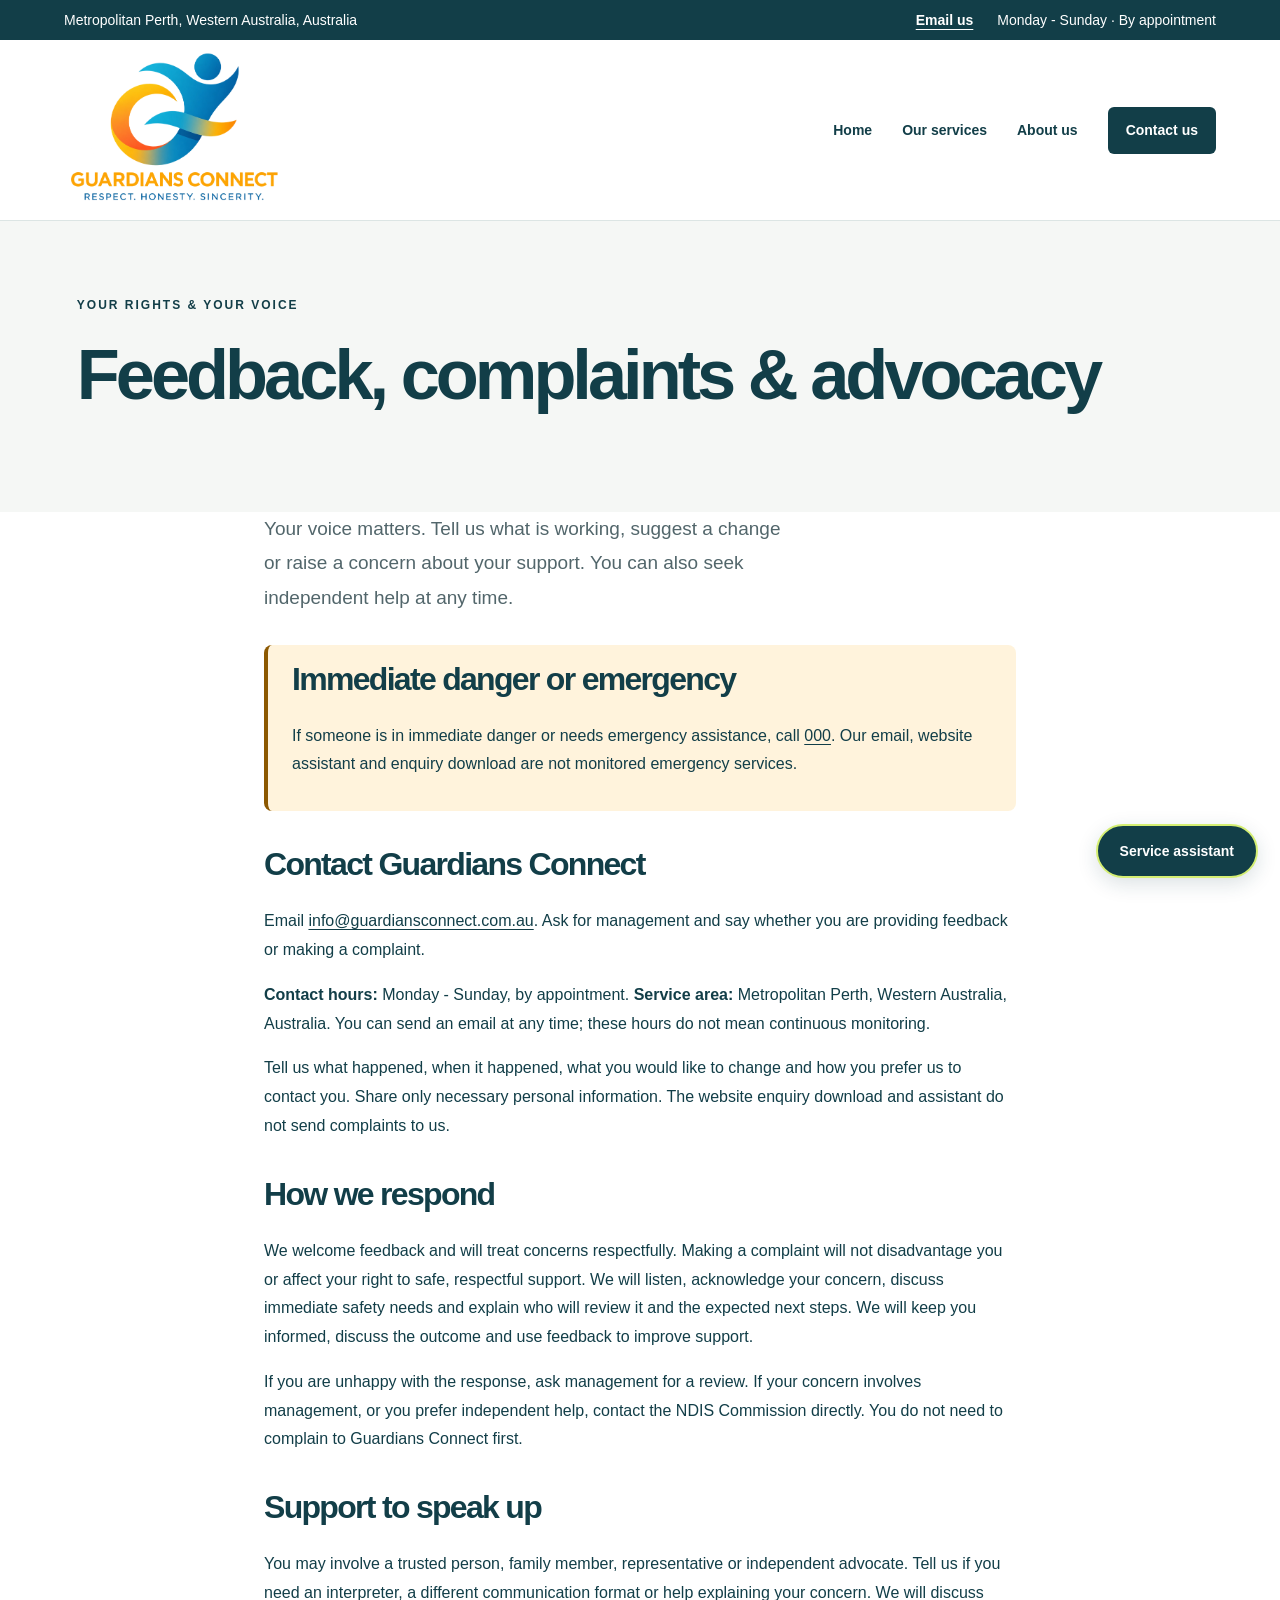
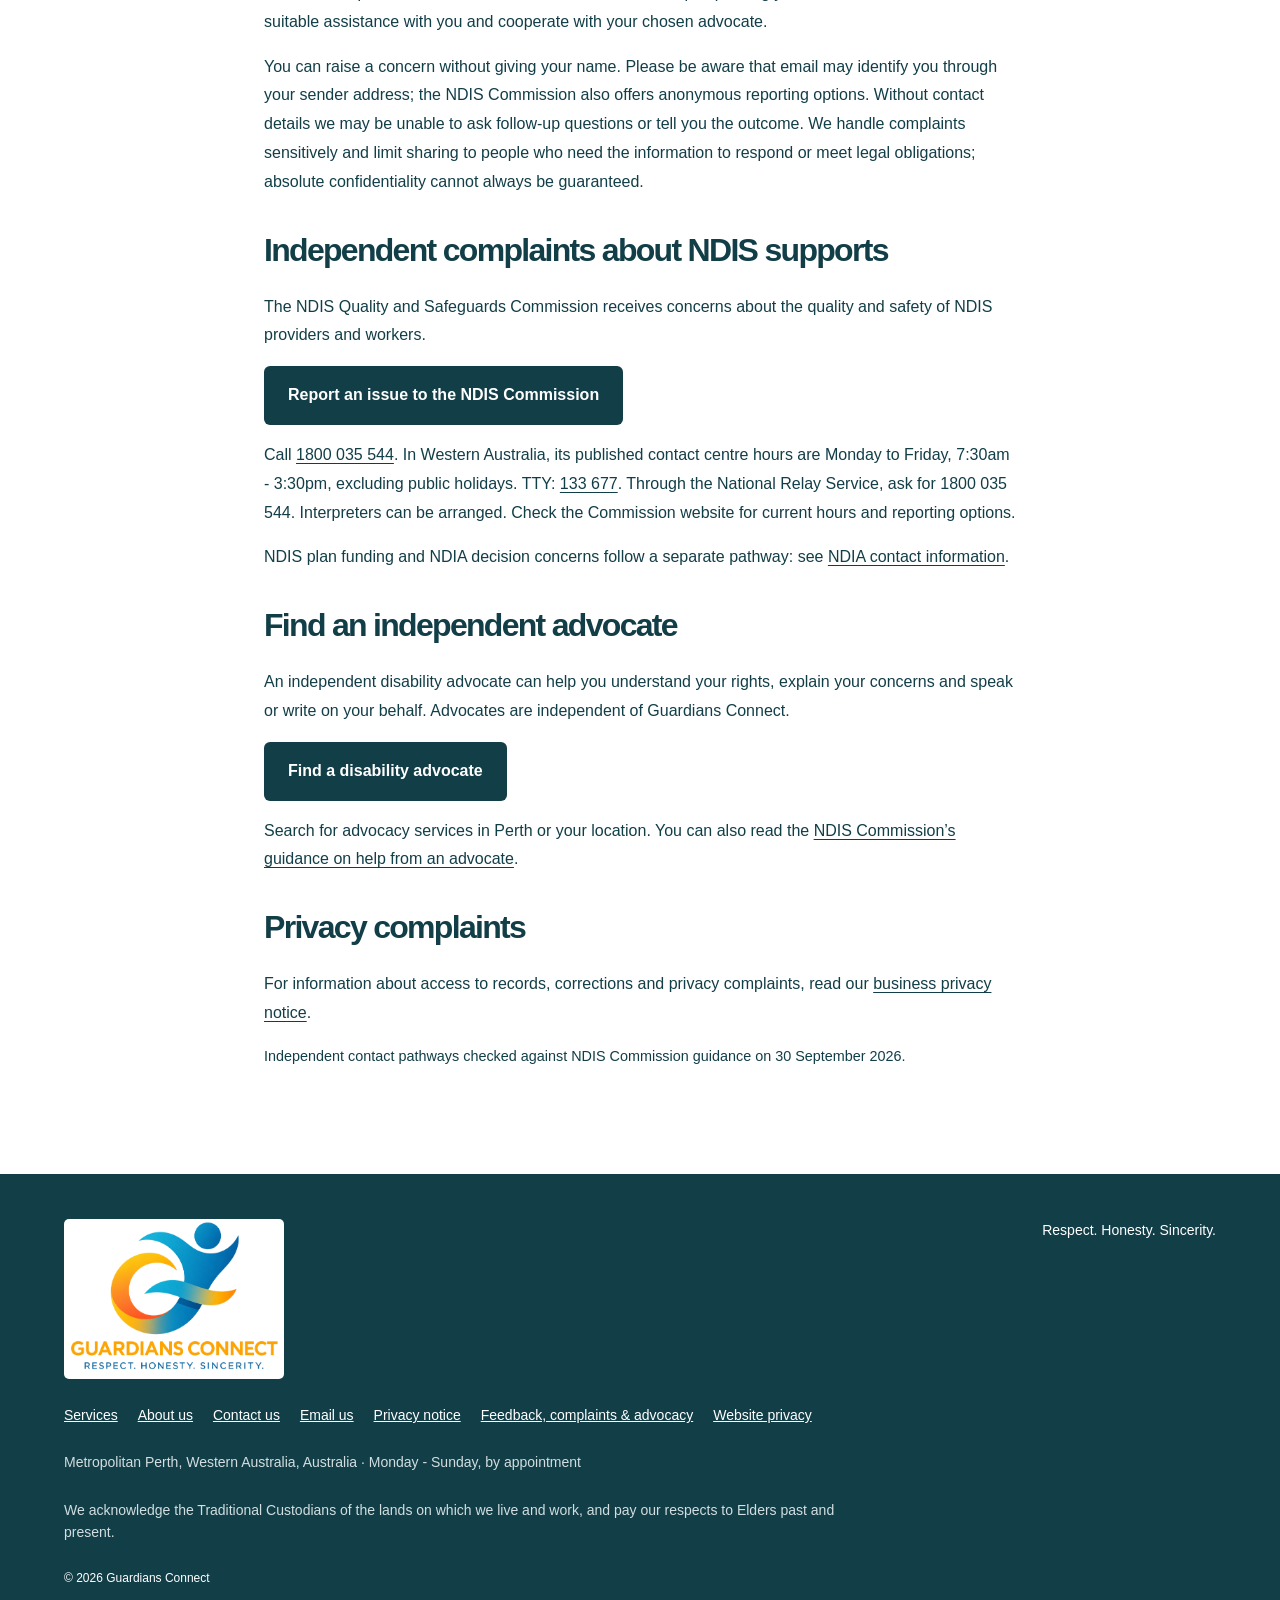
<file: feedback.html>
<!doctype html><html lang="en-AU"><head><meta charset="utf-8"><meta name="viewport" content="width=device-width,initial-scale=1"><meta name="description" content="Speak up about Guardians Connect support and find independent NDIS complaints and advocacy pathways."><meta name="theme-color" content="#123e48"><title>Feedback, complaints & advocacy | Guardians Connect</title><link rel="icon" type="image/svg+xml" href="data:image/svg+xml,%3Csvg xmlns='http://www.w3.org/2000/svg' viewBox='0 0 32 32'%3E%3Crect width='32' height='32' rx='8' fill='%23123e48'/%3E%3Ctext x='5' y='23' font-size='20' font-family='Arial' font-weight='bold' fill='%23d5ef73'%3EG%3C/text%3E%3C/svg%3E"><link rel="stylesheet" href="/styles.css"><link rel="canonical" href="https://guardiansconnect.com.au/feedback.html"><meta name="robots" content="index,follow,max-image-preview:large"><meta property="og:type" content="website"><meta property="og:site_name" content="Guardians Connect"><meta property="og:locale" content="en_AU"><meta property="og:title" content="Feedback, complaints & advocacy | Guardians Connect"><meta property="og:description" content="Speak up about Guardians Connect support and find independent NDIS complaints and advocacy pathways."><meta property="og:url" content="https://guardiansconnect.com.au/feedback.html"><meta name="twitter:card" content="summary"><meta name="twitter:title" content="Feedback, complaints & advocacy | Guardians Connect"><meta name="twitter:description" content="Speak up about Guardians Connect support and find independent NDIS complaints and advocacy pathways."><script type="application/ld+json">{"@context": "https://schema.org", "@type": "WebPage", "name": "Feedback, complaints & advocacy", "url": "https://guardiansconnect.com.au/feedback.html", "description": "Speak up about Guardians Connect support and find independent NDIS complaints and advocacy pathways."}</script></head><body><a class="skip" href="#main">Skip to content</a><div class="contact-bar" aria-label="Contact details"><span>Metropolitan Perth, Western Australia, Australia</span><div><a href="mailto:info@guardiansconnect.com.au">Email us</a><span>Monday - Sunday · By appointment</span></div></div><header><a class="brand" href="/"><img class="uploaded-logo" src="/guardians-connect-logo.webp" alt="Guardians Connect — Respect, Honesty, Sincerity" width="1280" height="1280"></a><button class="menu" aria-expanded="false" aria-controls="nav">Menu</button><nav id="nav" aria-label="Main navigation"><a href="/">Home</a><a href="/#services">Our services</a><a href="/about.html">About us</a><a class="button small" href="/contact.html">Contact us</a></nav></header><main id="main"><section class="page-intro"><p class="eyebrow">YOUR RIGHTS &amp; YOUR VOICE</p><h1>Feedback, complaints & advocacy</h1></section><article class="section policy-content"><p class="lead">Your voice matters. Tell us what is working, suggest a change or raise a concern about your support. You can also seek independent help at any time.</p><div class="notice-emergency"><h2>Immediate danger or emergency</h2><p>If someone is in immediate danger or needs emergency assistance, call <a href="tel:000">000</a>. Our email, website assistant and enquiry download are not monitored emergency services.</p></div><h2>Contact Guardians Connect</h2><p>Email <a href="mailto:info@guardiansconnect.com.au?subject=Feedback%20or%20complaint">info@guardiansconnect.com.au</a>. Ask for management and say whether you are providing feedback or making a complaint.</p><p><strong>Contact hours:</strong> Monday - Sunday, by appointment. <strong>Service area:</strong> Metropolitan Perth, Western Australia, Australia. You can send an email at any time; these hours do not mean continuous monitoring.</p><p>Tell us what happened, when it happened, what you would like to change and how you prefer us to contact you. Share only necessary personal information. The website enquiry download and assistant do not send complaints to us.</p><h2>How we respond</h2><p>We welcome feedback and will treat concerns respectfully. Making a complaint will not disadvantage you or affect your right to safe, respectful support. We will listen, acknowledge your concern, discuss immediate safety needs and explain who will review it and the expected next steps. We will keep you informed, discuss the outcome and use feedback to improve support.</p><p>If you are unhappy with the response, ask management for a review. If your concern involves management, or you prefer independent help, contact the NDIS Commission directly. You do not need to complain to Guardians Connect first.</p><h2>Support to speak up</h2><p>You may involve a trusted person, family member, representative or independent advocate. Tell us if you need an interpreter, a different communication format or help explaining your concern. We will discuss suitable assistance with you and cooperate with your chosen advocate.</p><p>You can raise a concern without giving your name. Please be aware that email may identify you through your sender address; the NDIS Commission also offers anonymous reporting options. Without contact details we may be unable to ask follow-up questions or tell you the outcome. We handle complaints sensitively and limit sharing to people who need the information to respond or meet legal obligations; absolute confidentiality cannot always be guaranteed.</p><h2>Independent complaints about NDIS supports</h2><p>The NDIS Quality and Safeguards Commission receives concerns about the quality and safety of NDIS providers and workers.</p><p><a class="button" href="https://www.ndiscommission.gov.au/complaints/report">Report an issue to the NDIS Commission</a></p><p>Call <a href="tel:1800035544">1800 035 544</a>. In Western Australia, its published contact centre hours are Monday to Friday, 7:30am - 3:30pm, excluding public holidays. TTY: <a href="tel:133677">133 677</a>. Through the National Relay Service, ask for 1800 035 544. Interpreters can be arranged. Check the Commission website for current hours and reporting options.</p><p>NDIS plan funding and NDIA decision concerns follow a separate pathway: see <a href="https://www.ndis.gov.au/contact">NDIA contact information</a>.</p><h2>Find an independent advocate</h2><p>An independent disability advocate can help you understand your rights, explain your concerns and speak or write on your behalf. Advocates are independent of Guardians Connect.</p><p><a class="button" href="https://askizzy.org.au/disability-advocacy-finder">Find a disability advocate</a></p><p>Search for advocacy services in Perth or your location. You can also read the <a href="https://www.ndiscommission.gov.au/complaints/help-advocate">NDIS Commission’s guidance on help from an advocate</a>.</p><h2>Privacy complaints</h2><p>For information about access to records, corrections and privacy complaints, read our <a href="/privacy.html">business privacy notice</a>.</p><p class="policy-source">Independent contact pathways checked against NDIS Commission guidance on 30 September 2026.</p></article></main><footer><a class="brand" href="/"><img class="uploaded-logo" src="/guardians-connect-logo.webp" alt="Guardians Connect — Respect, Honesty, Sincerity" width="1280" height="1280"></a><p>Respect. Honesty. Sincerity.</p><div><a href="/#services">Services</a><a href="/about.html">About us</a><a href="/contact.html">Contact us</a><a href="mailto:info@guardiansconnect.com.au">Email us</a><a href="/privacy.html">Privacy notice</a><a href="/feedback.html">Feedback, complaints &amp; advocacy</a><button class="privacy-toggle" type="button" aria-expanded="false" aria-controls="privacy">Website privacy</button></div><p class="footer-contact-info">Metropolitan Perth, Western Australia, Australia · Monday - Sunday, by appointment</p><p class="ack">We acknowledge the Traditional Custodians of the lands on which we live and work, and pay our respects to Elders past and present.</p><div id="privacy" hidden><h3>Website privacy</h3><p>This website does not send your enquiry entries or service-assistant messages to Guardians Connect or save them in browser storage. The automated service guide uses prepared website information; typed messages stay in memory until you leave or refresh the page. Optional voice features use browser speech services, which may process audio or text. Microphone use starts only when you choose Dictate question. Downloading an enquiry creates a text file on your device. Hosting providers may process technical access logs. When online delivery is enabled, FormSubmit will process your enquiry and forward it to info@guardiansconnect.com.au. For privacy questions, email info@guardiansconnect.com.au. Read our <a href="/privacy.html">business privacy notice</a> for more information.</p></div><small>© <span id="year"></span> Guardians Connect</small></footer><script src="/script.js"></script><link rel="stylesheet" href="/chatbot.css"><script src="/chatbot.js" defer></script></body></html>
</file>
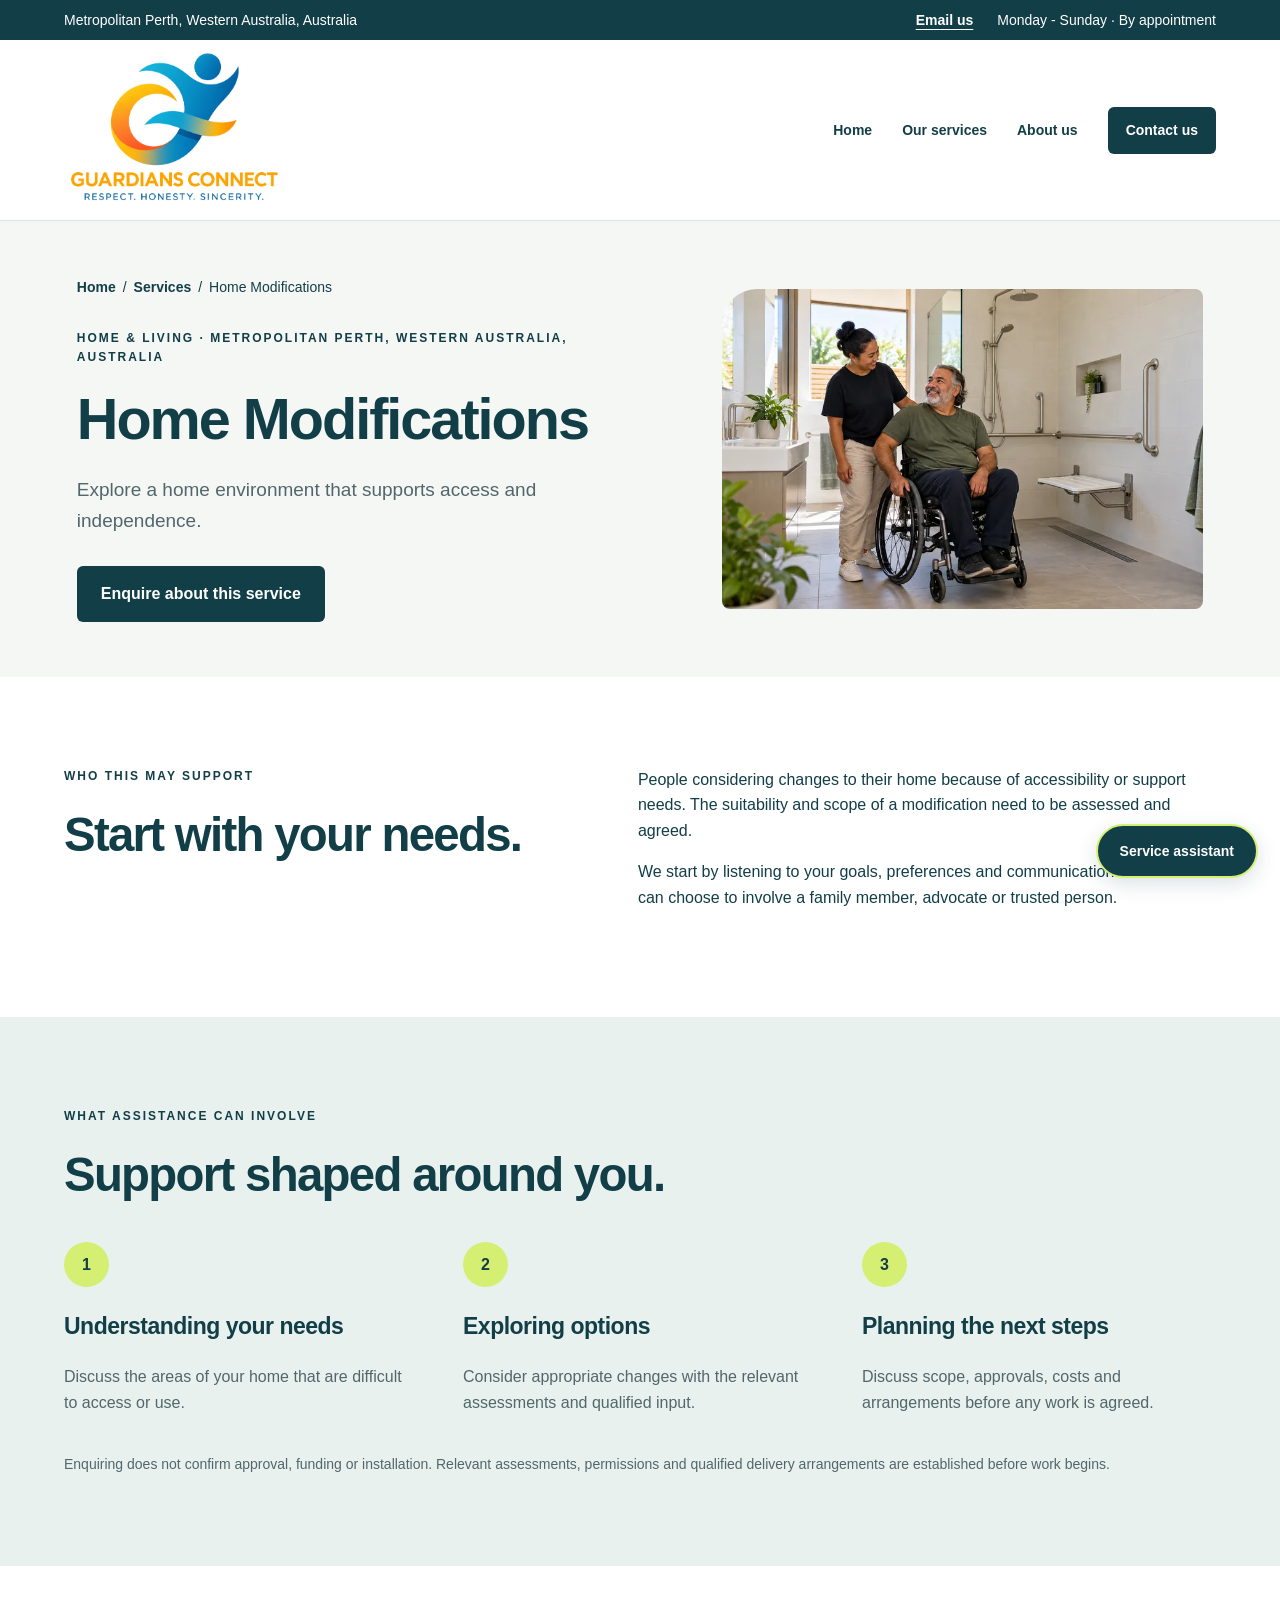
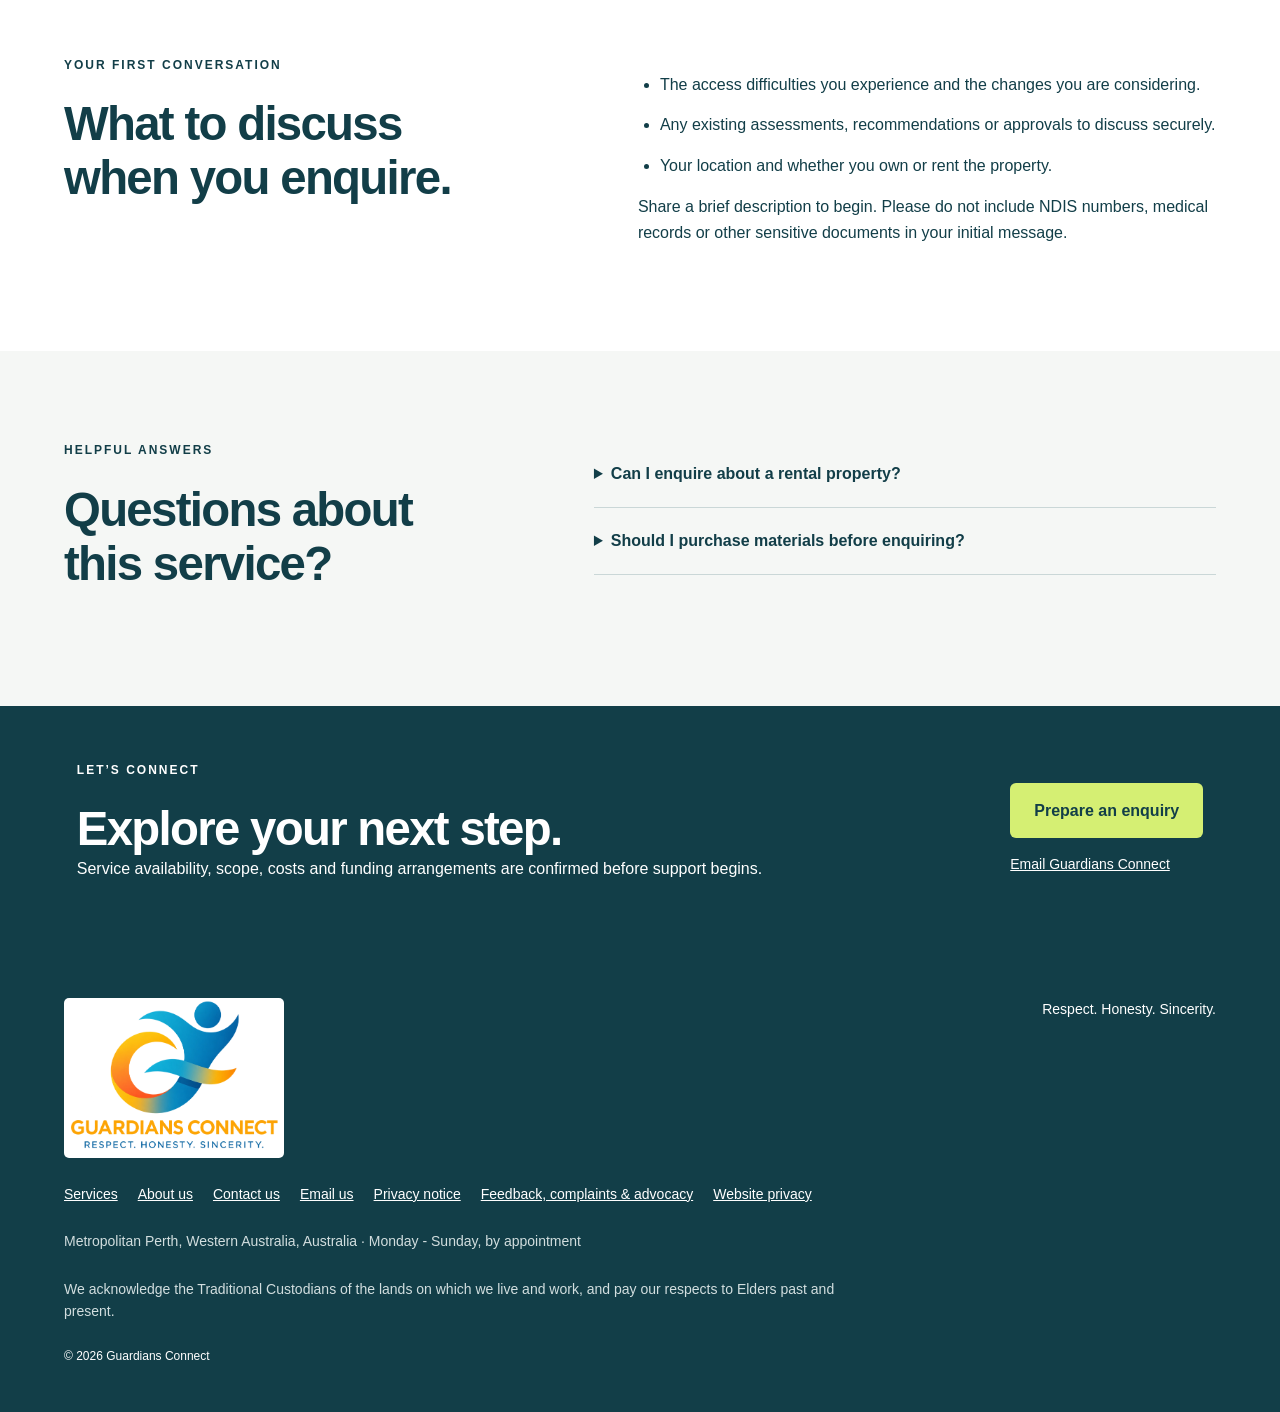
<file: home-modifications.html>
<!doctype html><html lang="en-AU"><head><meta charset="utf-8"><meta name="viewport" content="width=device-width,initial-scale=1"><meta name="description" content="Home Modifications in Metropolitan Perth, Western Australia with Guardians Connect. Learn who this NDIS service may support, what assistance can involve and how to enquire."><meta name="theme-color" content="#123e48"><title>Home Modifications WA | Guardians Connect NDIS Services</title><link rel="icon" type="image/svg+xml" href="data:image/svg+xml,%3Csvg xmlns='http://www.w3.org/2000/svg' viewBox='0 0 32 32'%3E%3Crect width='32' height='32' rx='8' fill='%23123e48'/%3E%3Ctext x='5' y='23' font-size='20' font-family='Arial' font-weight='bold' fill='%23d5ef73'%3EG%3C/text%3E%3C/svg%3E"><link rel="stylesheet" href="/styles.css"><link rel="canonical" href="https://guardiansconnect.com.au/home-modifications.html"><meta name="robots" content="index,follow,max-image-preview:large"><meta property="og:type" content="website"><meta property="og:site_name" content="Guardians Connect"><meta property="og:locale" content="en_AU"><meta property="og:title" content="Home Modifications WA | Guardians Connect"><meta property="og:description" content="Home Modifications in Metropolitan Perth, Western Australia with Guardians Connect. Learn who this NDIS service may support, what assistance can involve and how to enquire."><meta property="og:url" content="https://guardiansconnect.com.au/home-modifications.html"><meta name="twitter:card" content="summary"><meta name="twitter:title" content="Home Modifications WA | Guardians Connect"><meta name="twitter:description" content="Home Modifications in Metropolitan Perth, Western Australia with Guardians Connect. Learn who this NDIS service may support, what assistance can involve and how to enquire."><script type="application/ld+json">{"@context": "https://schema.org", "@graph": [{"@type": "Service", "@id": "https://guardiansconnect.com.au/home-modifications.html#service", "name": "Home Modifications", "description": "Explore a home environment that supports access and independence.", "url": "https://guardiansconnect.com.au/home-modifications.html", "areaServed": {"@type": "Place", "name": "Metropolitan Perth, Western Australia, Australia", "containedInPlace": {"@type": "Country", "name": "Australia"}}, "provider": {"@type": "Organization", "@id": "https://guardiansconnect.com.au/#organization", "name": "Guardians Connect", "url": "https://guardiansconnect.com.au/", "email": "info@guardiansconnect.com.au", "contactPoint": {"@type": "ContactPoint", "email": "info@guardiansconnect.com.au", "contactType": "customer service", "availableLanguage": "English", "description": "Monday - Sunday, by appointment"}}}, {"@type": "WebPage", "@id": "https://guardiansconnect.com.au/home-modifications.html#webpage", "name": "Home Modifications | Guardians Connect", "url": "https://guardiansconnect.com.au/home-modifications.html", "inLanguage": "en-AU", "mainEntity": {"@id": "https://guardiansconnect.com.au/home-modifications.html#service"}}, {"@type": "BreadcrumbList", "itemListElement": [{"@type": "ListItem", "position": 1, "name": "Home", "item": "https://guardiansconnect.com.au/"}, {"@type": "ListItem", "position": 2, "name": "Home Modifications", "item": "https://guardiansconnect.com.au/home-modifications.html"}]}]}</script></head><body><a class="skip" href="#main">Skip to content</a><div class="contact-bar" aria-label="Contact details"><span>Metropolitan Perth, Western Australia, Australia</span><div><a href="mailto:info@guardiansconnect.com.au">Email us</a><span>Monday - Sunday · By appointment</span></div></div><header><a class="brand" href="/"><img class="uploaded-logo" src="/guardians-connect-logo.webp" alt="Guardians Connect — Respect, Honesty, Sincerity" width="1280" height="1280"></a><button class="menu" aria-expanded="false" aria-controls="nav">Menu</button><nav id="nav" aria-label="Main navigation"><a href="/">Home</a><a href="/#services">Our services</a><a href="/about.html">About us</a><a class="button small" href="/contact.html">Contact us</a></nav></header><main id="main"><section class="service-intro"><div><nav class="breadcrumbs" aria-label="Breadcrumb"><a href="/">Home</a><span aria-hidden="true"> / </span><a href="/#services">Services</a><span aria-hidden="true"> / </span><span>Home Modifications</span></nav><p class="eyebrow">HOME &amp; LIVING · METROPOLITAN PERTH, WESTERN AUSTRALIA, AUSTRALIA</p><h1>Home Modifications</h1><p class="lead">Explore a home environment that supports access and independence.</p><a class="button" href="/contact.html?service=home-modifications">Enquire about this service</a></div><img src="/10.webp" width="780" height="520" alt="Accessible bathroom with grab rails and a roll-in shower" decoding="async"></section><section class="section service-who"><div><p class="eyebrow">WHO THIS MAY SUPPORT</p><h2>Start with your needs.</h2></div><div><p>People considering changes to their home because of accessibility or support needs. The suitability and scope of a modification need to be assessed and agreed.</p><p>We start by listening to your goals, preferences and communication needs. You can choose to involve a family member, advocate or trusted person.</p></div></section><section class="section service-involves"><p class="eyebrow">WHAT ASSISTANCE CAN INVOLVE</p><h2>Support shaped around you.</h2><div class="steps"><article><b>1</b><h3>Understanding your needs</h3><p>Discuss the areas of your home that are difficult to access or use.</p></article><article><b>2</b><h3>Exploring options</h3><p>Consider appropriate changes with the relevant assessments and qualified input.</p></article><article><b>3</b><h3>Planning the next steps</h3><p>Discuss scope, approvals, costs and arrangements before any work is agreed.</p></article></div><p class="note">Enquiring does not confirm approval, funding or installation. Relevant assessments, permissions and qualified delivery arrangements are established before work begins.</p></section><section class="section service-discuss"><div><p class="eyebrow">YOUR FIRST CONVERSATION</p><h2>What to discuss<br>when you enquire.</h2></div><div><ul><li>The access difficulties you experience and the changes you are considering.</li><li>Any existing assessments, recommendations or approvals to discuss securely.</li><li>Your location and whether you own or rent the property.</li></ul><p>Share a brief description to begin. Please do not include NDIS numbers, medical records or other sensitive documents in your initial message.</p></div></section><section class="faq section"><div><p class="eyebrow">HELPFUL ANSWERS</p><h2>Questions about<br>this service?</h2></div><div><details><summary>Can I enquire about a rental property?</summary><p>Yes. Tell us about your living arrangement so the relevant permissions and next steps can be discussed.</p></details><details><summary>Should I purchase materials before enquiring?</summary><p>Discuss the scope, funding and approvals first, before making purchases or committing to work.</p></details></div></section><section class="page-cta"><div><p class="eyebrow">LET’S CONNECT</p><h2>Explore your next step.</h2><p>Service availability, scope, costs and funding arrangements are confirmed before support begins.</p></div><div class="service-cta-actions"><a class="button lime" href="/contact.html?service=home-modifications">Prepare an enquiry</a><a href="mailto:info@guardiansconnect.com.au?subject=home-modifications%20enquiry">Email Guardians Connect</a></div></section></main><footer><a class="brand" href="/"><img class="uploaded-logo" src="/guardians-connect-logo.webp" alt="Guardians Connect — Respect, Honesty, Sincerity" width="1280" height="1280"></a><p>Respect. Honesty. Sincerity.</p><div><a href="/#services">Services</a><a href="/about.html">About us</a><a href="/contact.html">Contact us</a><a href="mailto:info@guardiansconnect.com.au">Email us</a><a href="/privacy.html">Privacy notice</a><a href="/feedback.html">Feedback, complaints &amp; advocacy</a><button class="privacy-toggle" type="button" aria-expanded="false" aria-controls="privacy">Website privacy</button></div><p class="footer-contact-info">Metropolitan Perth, Western Australia, Australia · Monday - Sunday, by appointment</p><p class="ack">We acknowledge the Traditional Custodians of the lands on which we live and work, and pay our respects to Elders past and present.</p><div id="privacy" hidden><h3>Website privacy</h3><p>This website does not send your enquiry entries or service-assistant messages to Guardians Connect or save them in browser storage. The automated service guide uses prepared website information; typed messages stay in memory until you leave or refresh the page. Optional voice features use browser speech services, which may process audio or text. Microphone use starts only when you choose Dictate question. Downloading an enquiry creates a text file on your device. Hosting providers may process technical access logs. When online delivery is enabled, FormSubmit will process your enquiry and forward it to info@guardiansconnect.com.au. For privacy questions, email info@guardiansconnect.com.au. Read our <a href="/privacy.html">business privacy notice</a> for more information.</p></div><small>© <span id="year"></span> Guardians Connect</small></footer><script src="/script.js"></script><link rel="stylesheet" href="/chatbot.css"><script src="/chatbot.js" defer></script></body></html>
</file>
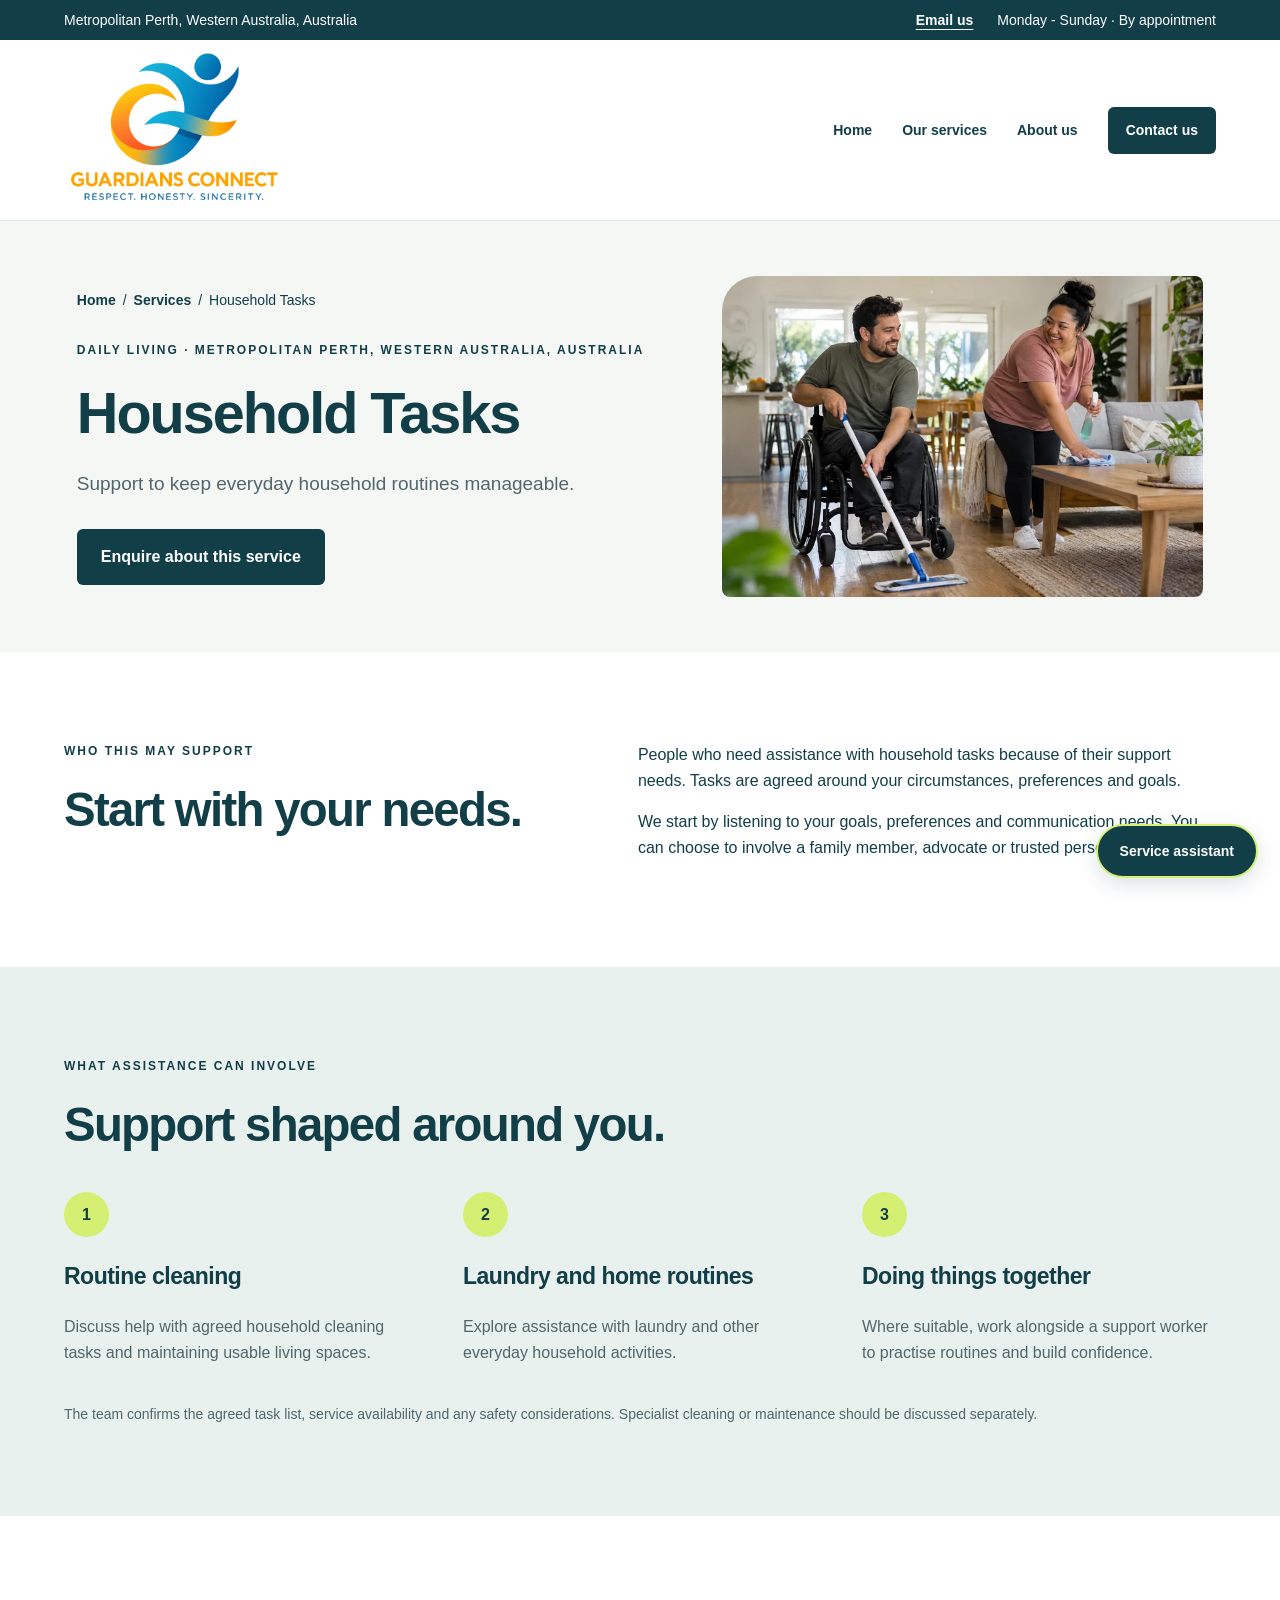
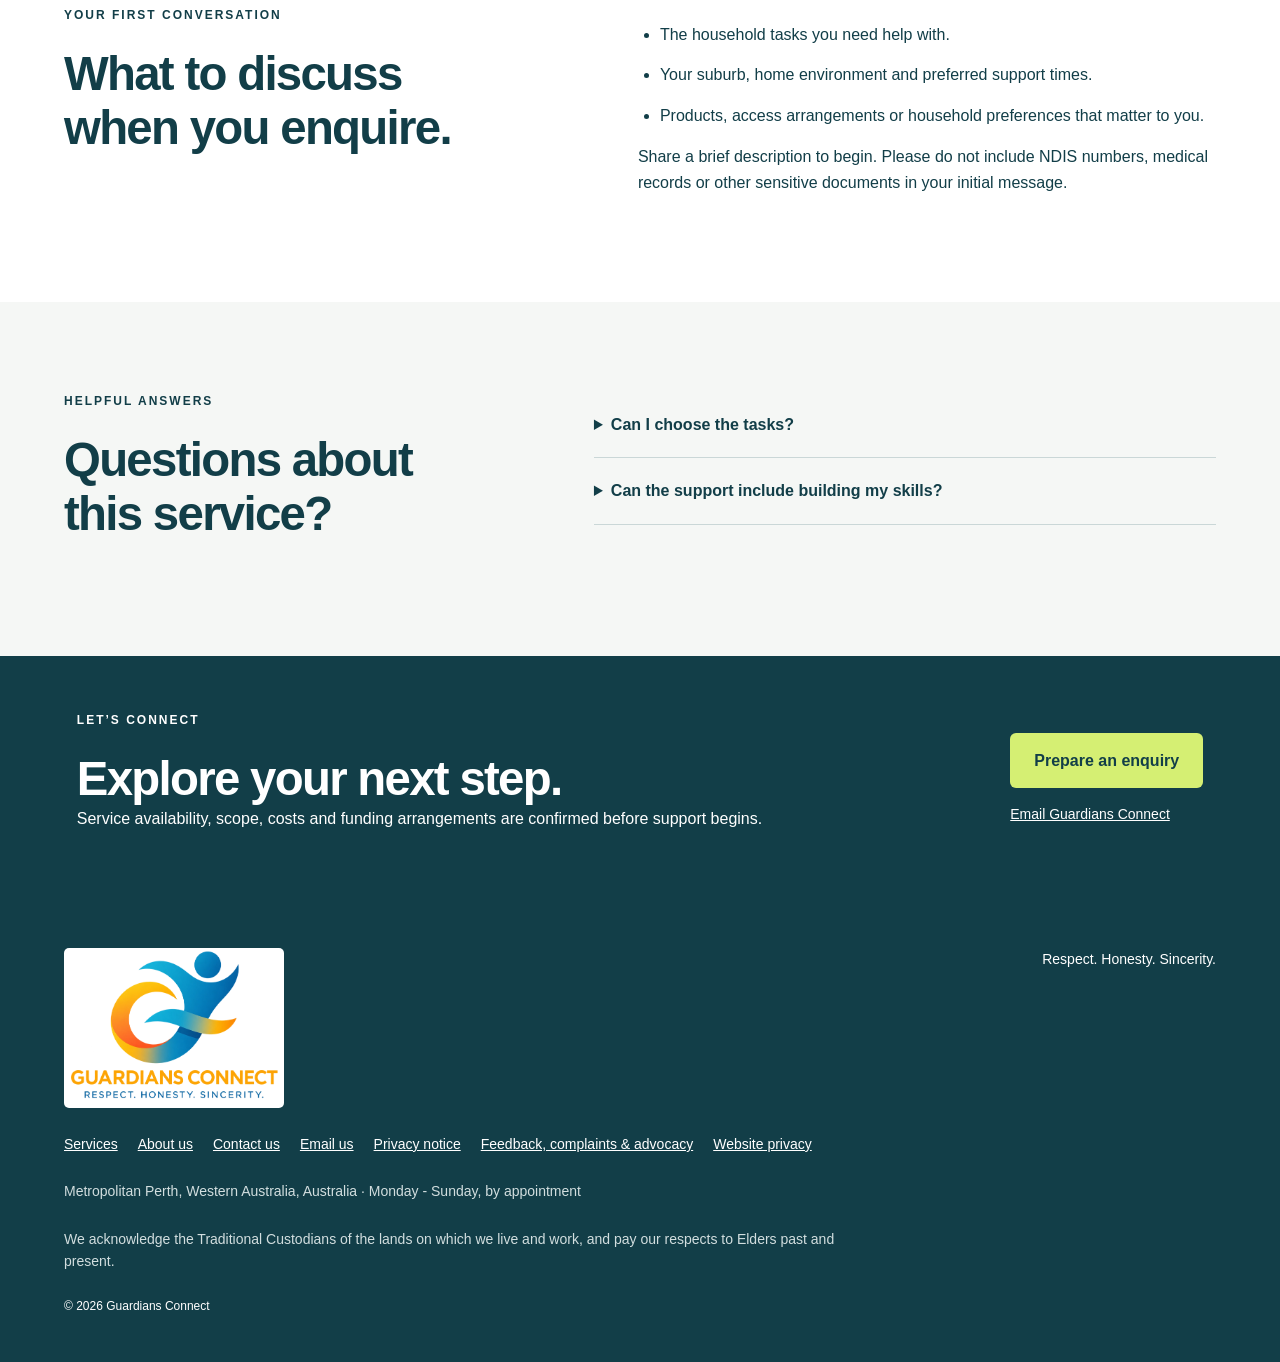
<file: household-tasks.html>
<!doctype html><html lang="en-AU"><head><meta charset="utf-8"><meta name="viewport" content="width=device-width,initial-scale=1"><meta name="description" content="Household Tasks in Metropolitan Perth, Western Australia with Guardians Connect. Learn who this NDIS service may support, what assistance can involve and how to enquire."><meta name="theme-color" content="#123e48"><title>Household Tasks WA | Guardians Connect NDIS Services</title><link rel="icon" type="image/svg+xml" href="data:image/svg+xml,%3Csvg xmlns='http://www.w3.org/2000/svg' viewBox='0 0 32 32'%3E%3Crect width='32' height='32' rx='8' fill='%23123e48'/%3E%3Ctext x='5' y='23' font-size='20' font-family='Arial' font-weight='bold' fill='%23d5ef73'%3EG%3C/text%3E%3C/svg%3E"><link rel="stylesheet" href="/styles.css"><link rel="canonical" href="https://guardiansconnect.com.au/household-tasks.html"><meta name="robots" content="index,follow,max-image-preview:large"><meta property="og:type" content="website"><meta property="og:site_name" content="Guardians Connect"><meta property="og:locale" content="en_AU"><meta property="og:title" content="Household Tasks WA | Guardians Connect"><meta property="og:description" content="Household Tasks in Metropolitan Perth, Western Australia with Guardians Connect. Learn who this NDIS service may support, what assistance can involve and how to enquire."><meta property="og:url" content="https://guardiansconnect.com.au/household-tasks.html"><meta name="twitter:card" content="summary"><meta name="twitter:title" content="Household Tasks WA | Guardians Connect"><meta name="twitter:description" content="Household Tasks in Metropolitan Perth, Western Australia with Guardians Connect. Learn who this NDIS service may support, what assistance can involve and how to enquire."><script type="application/ld+json">{"@context": "https://schema.org", "@graph": [{"@type": "Service", "@id": "https://guardiansconnect.com.au/household-tasks.html#service", "name": "Household Tasks", "description": "Support to keep everyday household routines manageable.", "url": "https://guardiansconnect.com.au/household-tasks.html", "areaServed": {"@type": "Place", "name": "Metropolitan Perth, Western Australia, Australia", "containedInPlace": {"@type": "Country", "name": "Australia"}}, "provider": {"@type": "Organization", "@id": "https://guardiansconnect.com.au/#organization", "name": "Guardians Connect", "url": "https://guardiansconnect.com.au/", "email": "info@guardiansconnect.com.au", "contactPoint": {"@type": "ContactPoint", "email": "info@guardiansconnect.com.au", "contactType": "customer service", "availableLanguage": "English", "description": "Monday - Sunday, by appointment"}}}, {"@type": "WebPage", "@id": "https://guardiansconnect.com.au/household-tasks.html#webpage", "name": "Household Tasks | Guardians Connect", "url": "https://guardiansconnect.com.au/household-tasks.html", "inLanguage": "en-AU", "mainEntity": {"@id": "https://guardiansconnect.com.au/household-tasks.html#service"}}, {"@type": "BreadcrumbList", "itemListElement": [{"@type": "ListItem", "position": 1, "name": "Home", "item": "https://guardiansconnect.com.au/"}, {"@type": "ListItem", "position": 2, "name": "Household Tasks", "item": "https://guardiansconnect.com.au/household-tasks.html"}]}]}</script></head><body><a class="skip" href="#main">Skip to content</a><div class="contact-bar" aria-label="Contact details"><span>Metropolitan Perth, Western Australia, Australia</span><div><a href="mailto:info@guardiansconnect.com.au">Email us</a><span>Monday - Sunday · By appointment</span></div></div><header><a class="brand" href="/"><img class="uploaded-logo" src="/guardians-connect-logo.webp" alt="Guardians Connect — Respect, Honesty, Sincerity" width="1280" height="1280"></a><button class="menu" aria-expanded="false" aria-controls="nav">Menu</button><nav id="nav" aria-label="Main navigation"><a href="/">Home</a><a href="/#services">Our services</a><a href="/about.html">About us</a><a class="button small" href="/contact.html">Contact us</a></nav></header><main id="main"><section class="service-intro"><div><nav class="breadcrumbs" aria-label="Breadcrumb"><a href="/">Home</a><span aria-hidden="true"> / </span><a href="/#services">Services</a><span aria-hidden="true"> / </span><span>Household Tasks</span></nav><p class="eyebrow">DAILY LIVING · METROPOLITAN PERTH, WESTERN AUSTRALIA, AUSTRALIA</p><h1>Household Tasks</h1><p class="lead">Support to keep everyday household routines manageable.</p><a class="button" href="/contact.html?service=household-tasks">Enquire about this service</a></div><img src="/06.webp" width="780" height="520" alt="Support with everyday household cleaning" decoding="async"></section><section class="section service-who"><div><p class="eyebrow">WHO THIS MAY SUPPORT</p><h2>Start with your needs.</h2></div><div><p>People who need assistance with household tasks because of their support needs. Tasks are agreed around your circumstances, preferences and goals.</p><p>We start by listening to your goals, preferences and communication needs. You can choose to involve a family member, advocate or trusted person.</p></div></section><section class="section service-involves"><p class="eyebrow">WHAT ASSISTANCE CAN INVOLVE</p><h2>Support shaped around you.</h2><div class="steps"><article><b>1</b><h3>Routine cleaning</h3><p>Discuss help with agreed household cleaning tasks and maintaining usable living spaces.</p></article><article><b>2</b><h3>Laundry and home routines</h3><p>Explore assistance with laundry and other everyday household activities.</p></article><article><b>3</b><h3>Doing things together</h3><p>Where suitable, work alongside a support worker to practise routines and build confidence.</p></article></div><p class="note">The team confirms the agreed task list, service availability and any safety considerations. Specialist cleaning or maintenance should be discussed separately.</p></section><section class="section service-discuss"><div><p class="eyebrow">YOUR FIRST CONVERSATION</p><h2>What to discuss<br>when you enquire.</h2></div><div><ul><li>The household tasks you need help with.</li><li>Your suburb, home environment and preferred support times.</li><li>Products, access arrangements or household preferences that matter to you.</li></ul><p>Share a brief description to begin. Please do not include NDIS numbers, medical records or other sensitive documents in your initial message.</p></div></section><section class="faq section"><div><p class="eyebrow">HELPFUL ANSWERS</p><h2>Questions about<br>this service?</h2></div><div><details><summary>Can I choose the tasks?</summary><p>Share your priorities. A clear task list is agreed before support begins.</p></details><details><summary>Can the support include building my skills?</summary><p>Discuss whether you would like to participate in tasks and practise household routines as part of your goals.</p></details></div></section><section class="page-cta"><div><p class="eyebrow">LET’S CONNECT</p><h2>Explore your next step.</h2><p>Service availability, scope, costs and funding arrangements are confirmed before support begins.</p></div><div class="service-cta-actions"><a class="button lime" href="/contact.html?service=household-tasks">Prepare an enquiry</a><a href="mailto:info@guardiansconnect.com.au?subject=household-tasks%20enquiry">Email Guardians Connect</a></div></section></main><footer><a class="brand" href="/"><img class="uploaded-logo" src="/guardians-connect-logo.webp" alt="Guardians Connect — Respect, Honesty, Sincerity" width="1280" height="1280"></a><p>Respect. Honesty. Sincerity.</p><div><a href="/#services">Services</a><a href="/about.html">About us</a><a href="/contact.html">Contact us</a><a href="mailto:info@guardiansconnect.com.au">Email us</a><a href="/privacy.html">Privacy notice</a><a href="/feedback.html">Feedback, complaints &amp; advocacy</a><button class="privacy-toggle" type="button" aria-expanded="false" aria-controls="privacy">Website privacy</button></div><p class="footer-contact-info">Metropolitan Perth, Western Australia, Australia · Monday - Sunday, by appointment</p><p class="ack">We acknowledge the Traditional Custodians of the lands on which we live and work, and pay our respects to Elders past and present.</p><div id="privacy" hidden><h3>Website privacy</h3><p>This website does not send your enquiry entries or service-assistant messages to Guardians Connect or save them in browser storage. The automated service guide uses prepared website information; typed messages stay in memory until you leave or refresh the page. Optional voice features use browser speech services, which may process audio or text. Microphone use starts only when you choose Dictate question. Downloading an enquiry creates a text file on your device. Hosting providers may process technical access logs. When online delivery is enabled, FormSubmit will process your enquiry and forward it to info@guardiansconnect.com.au. For privacy questions, email info@guardiansconnect.com.au. Read our <a href="/privacy.html">business privacy notice</a> for more information.</p></div><small>© <span id="year"></span> Guardians Connect</small></footer><script src="/script.js"></script><link rel="stylesheet" href="/chatbot.css"><script src="/chatbot.js" defer></script></body></html>
</file>
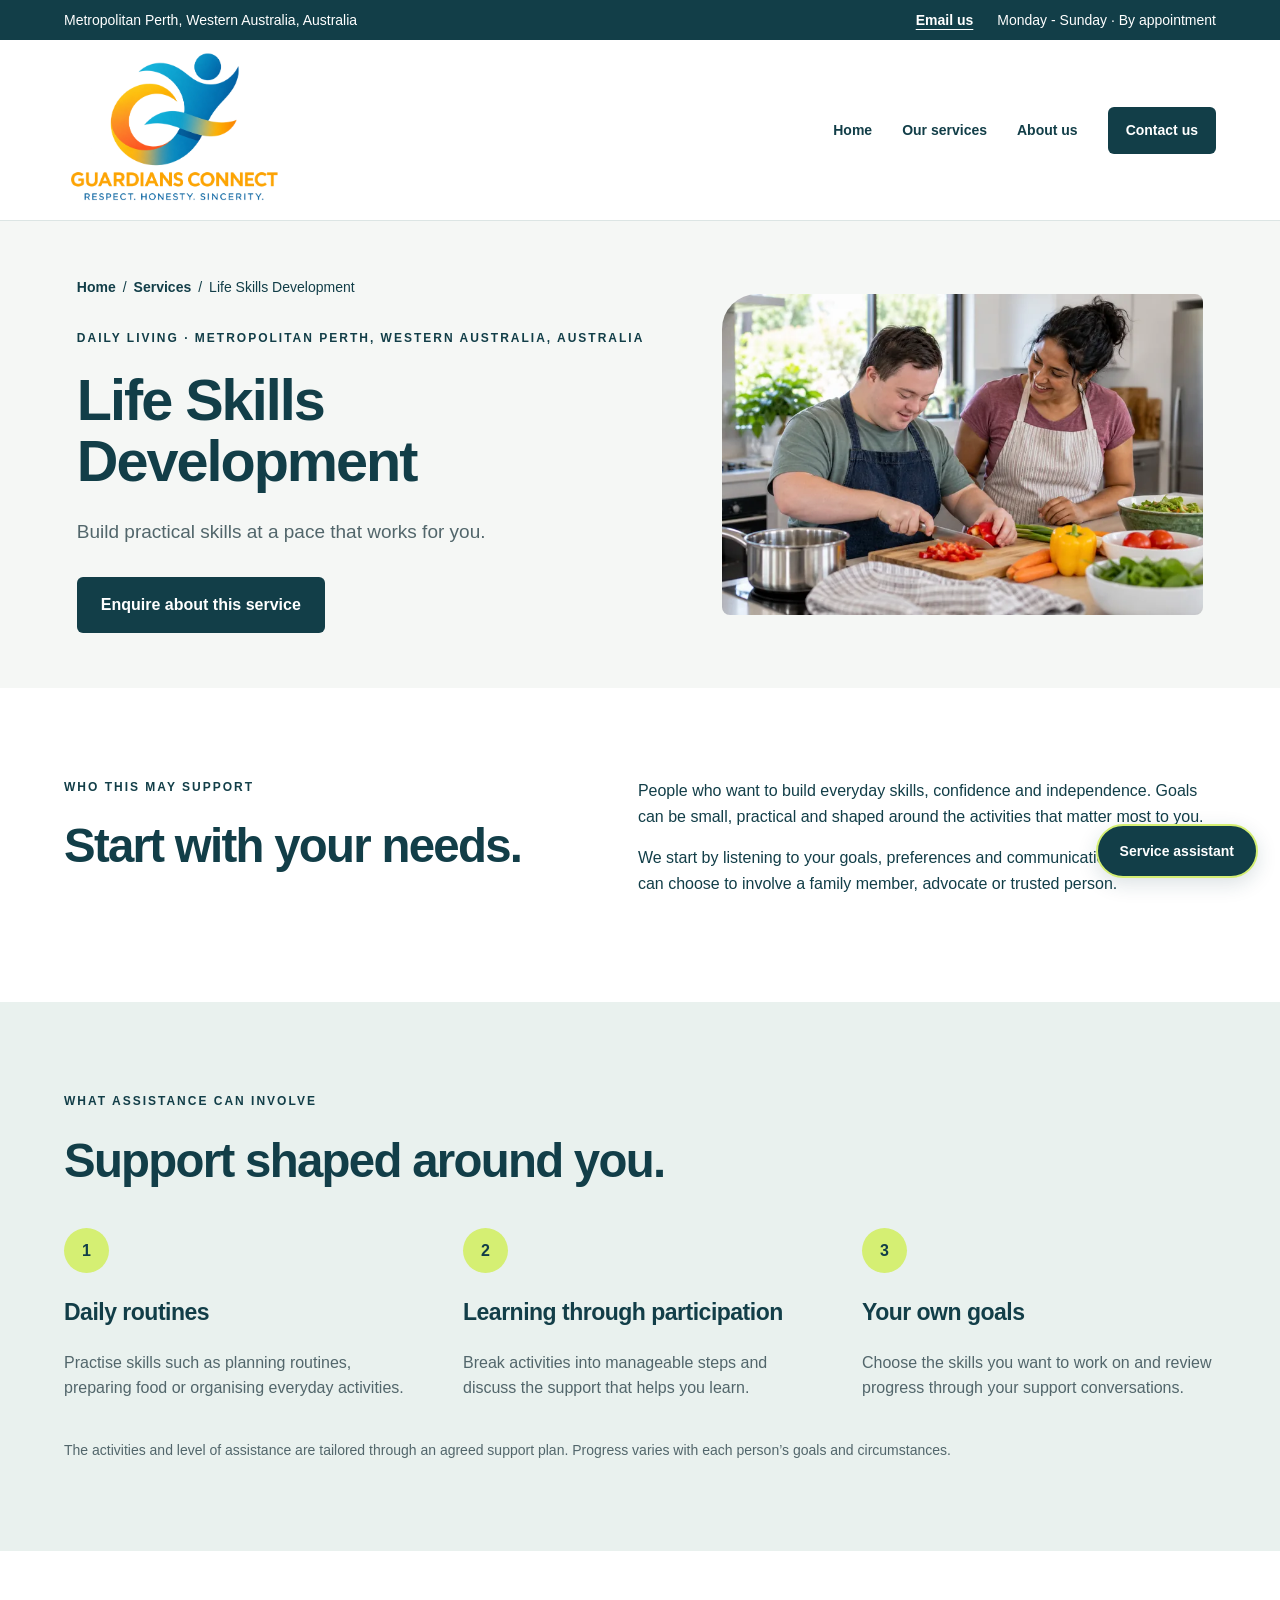
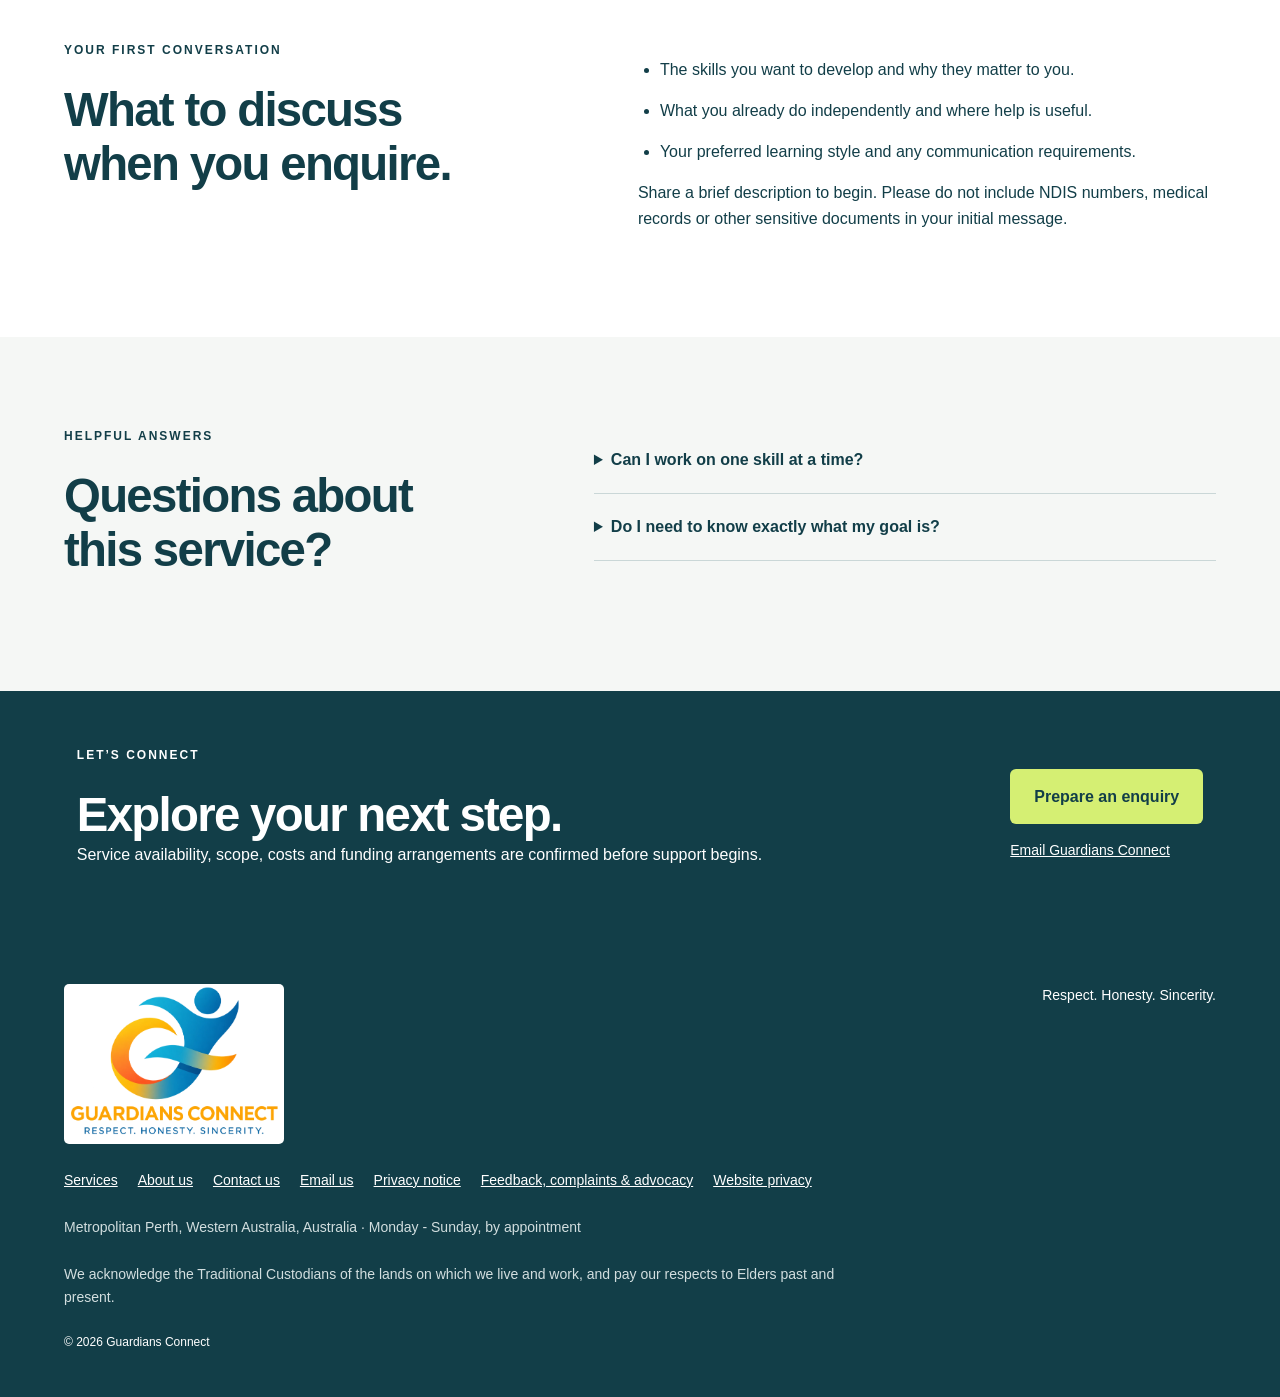
<file: life-skills-development.html>
<!doctype html><html lang="en-AU"><head><meta charset="utf-8"><meta name="viewport" content="width=device-width,initial-scale=1"><meta name="description" content="Life Skills Development in Metropolitan Perth, Western Australia with Guardians Connect. Learn who this NDIS service may support, what assistance can involve and how to enquire."><meta name="theme-color" content="#123e48"><title>Life Skills Development WA | Guardians Connect NDIS Services</title><link rel="icon" type="image/svg+xml" href="data:image/svg+xml,%3Csvg xmlns='http://www.w3.org/2000/svg' viewBox='0 0 32 32'%3E%3Crect width='32' height='32' rx='8' fill='%23123e48'/%3E%3Ctext x='5' y='23' font-size='20' font-family='Arial' font-weight='bold' fill='%23d5ef73'%3EG%3C/text%3E%3C/svg%3E"><link rel="stylesheet" href="/styles.css"><link rel="canonical" href="https://guardiansconnect.com.au/life-skills-development.html"><meta name="robots" content="index,follow,max-image-preview:large"><meta property="og:type" content="website"><meta property="og:site_name" content="Guardians Connect"><meta property="og:locale" content="en_AU"><meta property="og:title" content="Life Skills Development WA | Guardians Connect"><meta property="og:description" content="Life Skills Development in Metropolitan Perth, Western Australia with Guardians Connect. Learn who this NDIS service may support, what assistance can involve and how to enquire."><meta property="og:url" content="https://guardiansconnect.com.au/life-skills-development.html"><meta name="twitter:card" content="summary"><meta name="twitter:title" content="Life Skills Development WA | Guardians Connect"><meta name="twitter:description" content="Life Skills Development in Metropolitan Perth, Western Australia with Guardians Connect. Learn who this NDIS service may support, what assistance can involve and how to enquire."><script type="application/ld+json">{"@context": "https://schema.org", "@graph": [{"@type": "Service", "@id": "https://guardiansconnect.com.au/life-skills-development.html#service", "name": "Life Skills Development", "description": "Build practical skills at a pace that works for you.", "url": "https://guardiansconnect.com.au/life-skills-development.html", "areaServed": {"@type": "Place", "name": "Metropolitan Perth, Western Australia, Australia", "containedInPlace": {"@type": "Country", "name": "Australia"}}, "provider": {"@type": "Organization", "@id": "https://guardiansconnect.com.au/#organization", "name": "Guardians Connect", "url": "https://guardiansconnect.com.au/", "email": "info@guardiansconnect.com.au", "contactPoint": {"@type": "ContactPoint", "email": "info@guardiansconnect.com.au", "contactType": "customer service", "availableLanguage": "English", "description": "Monday - Sunday, by appointment"}}}, {"@type": "WebPage", "@id": "https://guardiansconnect.com.au/life-skills-development.html#webpage", "name": "Life Skills Development | Guardians Connect", "url": "https://guardiansconnect.com.au/life-skills-development.html", "inLanguage": "en-AU", "mainEntity": {"@id": "https://guardiansconnect.com.au/life-skills-development.html#service"}}, {"@type": "BreadcrumbList", "itemListElement": [{"@type": "ListItem", "position": 1, "name": "Home", "item": "https://guardiansconnect.com.au/"}, {"@type": "ListItem", "position": 2, "name": "Life Skills Development", "item": "https://guardiansconnect.com.au/life-skills-development.html"}]}]}</script></head><body><a class="skip" href="#main">Skip to content</a><div class="contact-bar" aria-label="Contact details"><span>Metropolitan Perth, Western Australia, Australia</span><div><a href="mailto:info@guardiansconnect.com.au">Email us</a><span>Monday - Sunday · By appointment</span></div></div><header><a class="brand" href="/"><img class="uploaded-logo" src="/guardians-connect-logo.webp" alt="Guardians Connect — Respect, Honesty, Sincerity" width="1280" height="1280"></a><button class="menu" aria-expanded="false" aria-controls="nav">Menu</button><nav id="nav" aria-label="Main navigation"><a href="/">Home</a><a href="/#services">Our services</a><a href="/about.html">About us</a><a class="button small" href="/contact.html">Contact us</a></nav></header><main id="main"><section class="service-intro"><div><nav class="breadcrumbs" aria-label="Breadcrumb"><a href="/">Home</a><span aria-hidden="true"> / </span><a href="/#services">Services</a><span aria-hidden="true"> / </span><span>Life Skills Development</span></nav><p class="eyebrow">DAILY LIVING · METROPOLITAN PERTH, WESTERN AUSTRALIA, AUSTRALIA</p><h1>Life Skills Development</h1><p class="lead">Build practical skills at a pace that works for you.</p><a class="button" href="/contact.html?service=life-skills-development">Enquire about this service</a></div><img src="/19.webp" width="780" height="520" alt="Learning everyday cooking skills with support" decoding="async"></section><section class="section service-who"><div><p class="eyebrow">WHO THIS MAY SUPPORT</p><h2>Start with your needs.</h2></div><div><p>People who want to build everyday skills, confidence and independence. Goals can be small, practical and shaped around the activities that matter most to you.</p><p>We start by listening to your goals, preferences and communication needs. You can choose to involve a family member, advocate or trusted person.</p></div></section><section class="section service-involves"><p class="eyebrow">WHAT ASSISTANCE CAN INVOLVE</p><h2>Support shaped around you.</h2><div class="steps"><article><b>1</b><h3>Daily routines</h3><p>Practise skills such as planning routines, preparing food or organising everyday activities.</p></article><article><b>2</b><h3>Learning through participation</h3><p>Break activities into manageable steps and discuss the support that helps you learn.</p></article><article><b>3</b><h3>Your own goals</h3><p>Choose the skills you want to work on and review progress through your support conversations.</p></article></div><p class="note">The activities and level of assistance are tailored through an agreed support plan. Progress varies with each person’s goals and circumstances.</p></section><section class="section service-discuss"><div><p class="eyebrow">YOUR FIRST CONVERSATION</p><h2>What to discuss<br>when you enquire.</h2></div><div><ul><li>The skills you want to develop and why they matter to you.</li><li>What you already do independently and where help is useful.</li><li>Your preferred learning style and any communication requirements.</li></ul><p>Share a brief description to begin. Please do not include NDIS numbers, medical records or other sensitive documents in your initial message.</p></div></section><section class="faq section"><div><p class="eyebrow">HELPFUL ANSWERS</p><h2>Questions about<br>this service?</h2></div><div><details><summary>Can I work on one skill at a time?</summary><p>Yes. Start with a priority that feels useful and manageable.</p></details><details><summary>Do I need to know exactly what my goal is?</summary><p>No. You can discuss the everyday activities you would like to feel more confident doing.</p></details></div></section><section class="page-cta"><div><p class="eyebrow">LET’S CONNECT</p><h2>Explore your next step.</h2><p>Service availability, scope, costs and funding arrangements are confirmed before support begins.</p></div><div class="service-cta-actions"><a class="button lime" href="/contact.html?service=life-skills-development">Prepare an enquiry</a><a href="mailto:info@guardiansconnect.com.au?subject=life-skills-development%20enquiry">Email Guardians Connect</a></div></section></main><footer><a class="brand" href="/"><img class="uploaded-logo" src="/guardians-connect-logo.webp" alt="Guardians Connect — Respect, Honesty, Sincerity" width="1280" height="1280"></a><p>Respect. Honesty. Sincerity.</p><div><a href="/#services">Services</a><a href="/about.html">About us</a><a href="/contact.html">Contact us</a><a href="mailto:info@guardiansconnect.com.au">Email us</a><a href="/privacy.html">Privacy notice</a><a href="/feedback.html">Feedback, complaints &amp; advocacy</a><button class="privacy-toggle" type="button" aria-expanded="false" aria-controls="privacy">Website privacy</button></div><p class="footer-contact-info">Metropolitan Perth, Western Australia, Australia · Monday - Sunday, by appointment</p><p class="ack">We acknowledge the Traditional Custodians of the lands on which we live and work, and pay our respects to Elders past and present.</p><div id="privacy" hidden><h3>Website privacy</h3><p>This website does not send your enquiry entries or service-assistant messages to Guardians Connect or save them in browser storage. The automated service guide uses prepared website information; typed messages stay in memory until you leave or refresh the page. Optional voice features use browser speech services, which may process audio or text. Microphone use starts only when you choose Dictate question. Downloading an enquiry creates a text file on your device. Hosting providers may process technical access logs. When online delivery is enabled, FormSubmit will process your enquiry and forward it to info@guardiansconnect.com.au. For privacy questions, email info@guardiansconnect.com.au. Read our <a href="/privacy.html">business privacy notice</a> for more information.</p></div><small>© <span id="year"></span> Guardians Connect</small></footer><script src="/script.js"></script><link rel="stylesheet" href="/chatbot.css"><script src="/chatbot.js" defer></script></body></html>
</file>
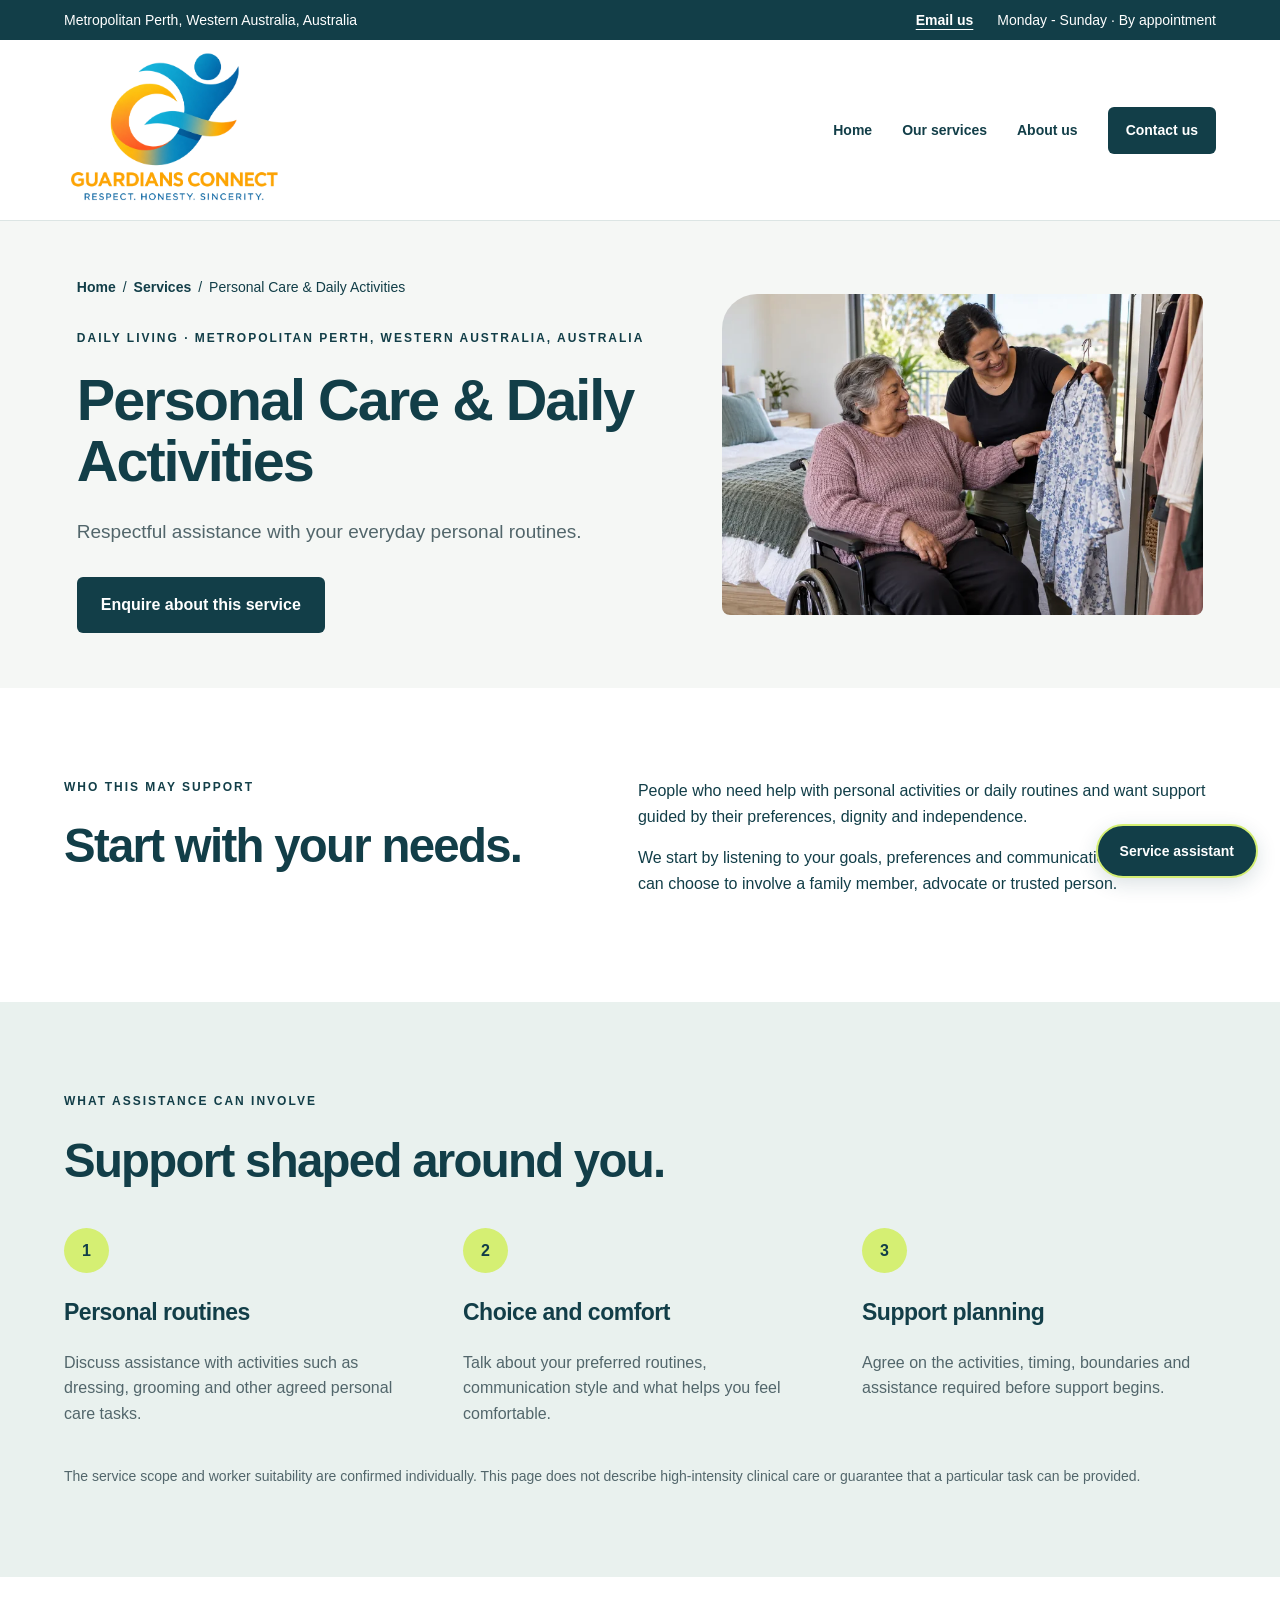
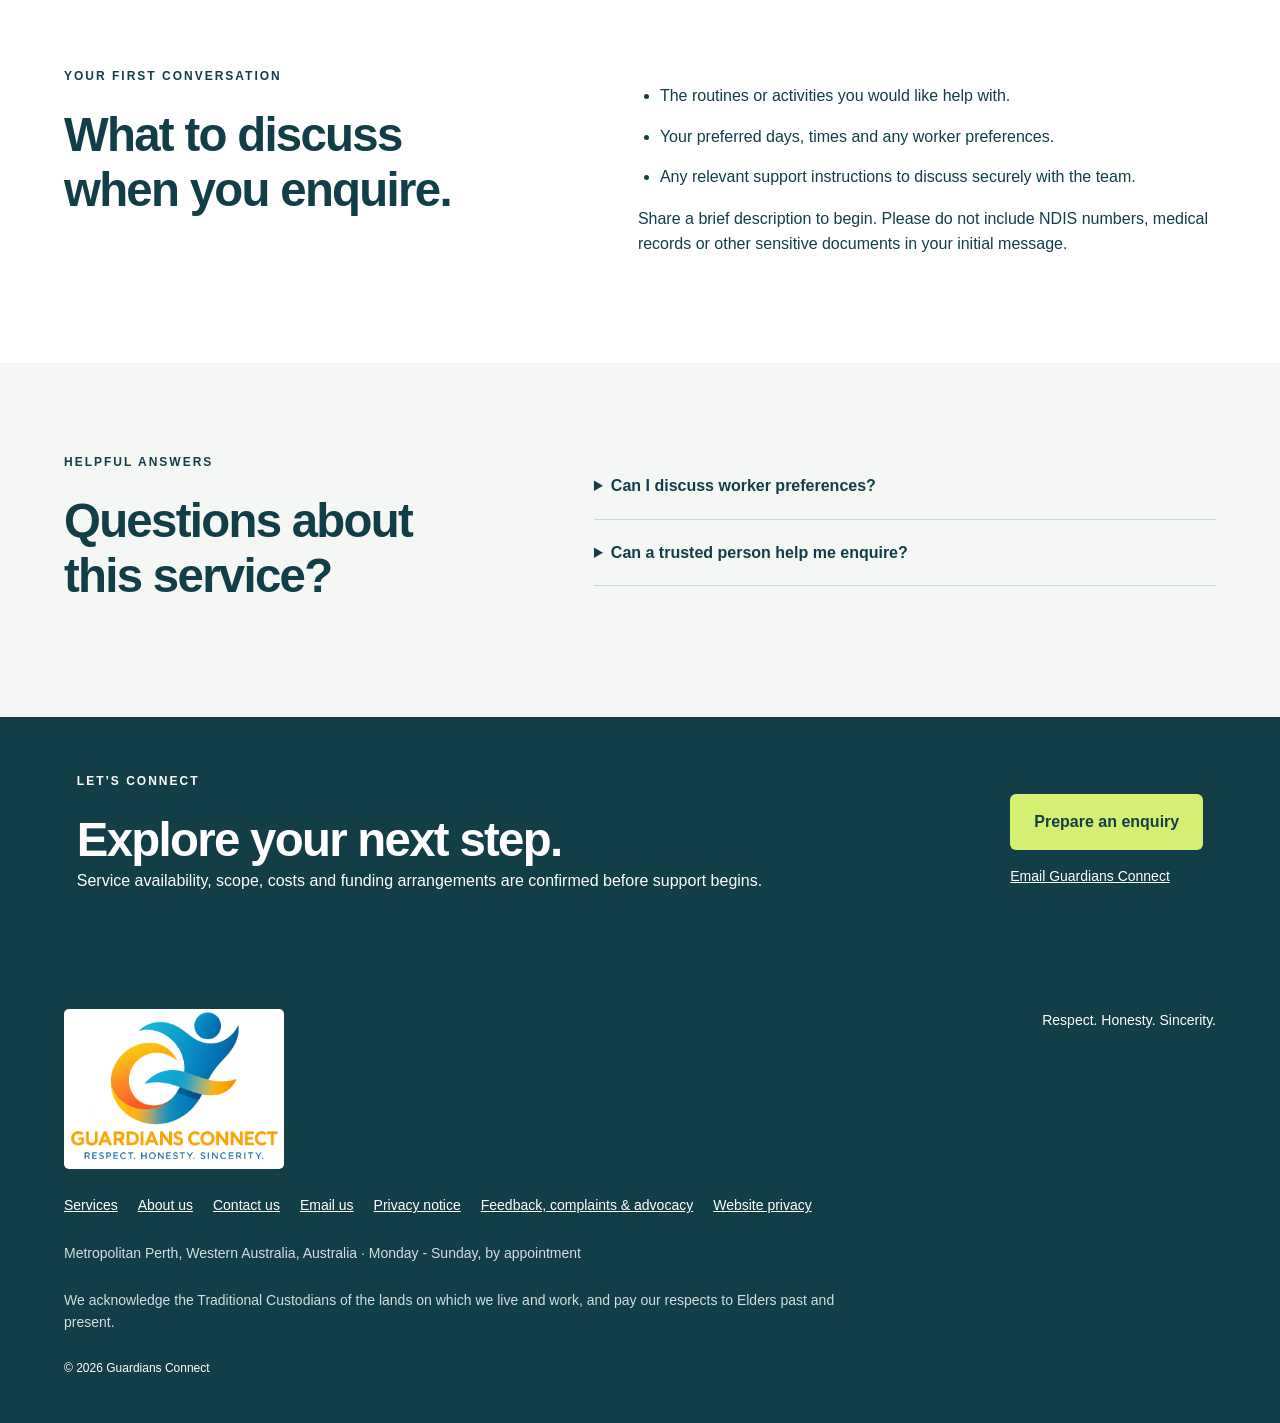
<file: personal-care-support.html>
<!doctype html><html lang="en-AU"><head><meta charset="utf-8"><meta name="viewport" content="width=device-width,initial-scale=1"><meta name="description" content="Personal Care &amp; Daily Activities in Metropolitan Perth, Western Australia with Guardians Connect. Learn who this NDIS service may support, what assistance can involve and how to enquire."><meta name="theme-color" content="#123e48"><title>Personal Care &amp; Daily Activities WA | Guardians Connect NDIS Services</title><link rel="icon" type="image/svg+xml" href="data:image/svg+xml,%3Csvg xmlns='http://www.w3.org/2000/svg' viewBox='0 0 32 32'%3E%3Crect width='32' height='32' rx='8' fill='%23123e48'/%3E%3Ctext x='5' y='23' font-size='20' font-family='Arial' font-weight='bold' fill='%23d5ef73'%3EG%3C/text%3E%3C/svg%3E"><link rel="stylesheet" href="/styles.css"><link rel="canonical" href="https://guardiansconnect.com.au/personal-care-support.html"><meta name="robots" content="index,follow,max-image-preview:large"><meta property="og:type" content="website"><meta property="og:site_name" content="Guardians Connect"><meta property="og:locale" content="en_AU"><meta property="og:title" content="Personal Care &amp; Daily Activities WA | Guardians Connect"><meta property="og:description" content="Personal Care &amp; Daily Activities in Metropolitan Perth, Western Australia with Guardians Connect. Learn who this NDIS service may support, what assistance can involve and how to enquire."><meta property="og:url" content="https://guardiansconnect.com.au/personal-care-support.html"><meta name="twitter:card" content="summary"><meta name="twitter:title" content="Personal Care &amp; Daily Activities WA | Guardians Connect"><meta name="twitter:description" content="Personal Care &amp; Daily Activities in Metropolitan Perth, Western Australia with Guardians Connect. Learn who this NDIS service may support, what assistance can involve and how to enquire."><script type="application/ld+json">{"@context": "https://schema.org", "@graph": [{"@type": "Service", "@id": "https://guardiansconnect.com.au/personal-care-support.html#service", "name": "Personal Care & Daily Activities", "description": "Respectful assistance with your everyday personal routines.", "url": "https://guardiansconnect.com.au/personal-care-support.html", "areaServed": {"@type": "Place", "name": "Metropolitan Perth, Western Australia, Australia", "containedInPlace": {"@type": "Country", "name": "Australia"}}, "provider": {"@type": "Organization", "@id": "https://guardiansconnect.com.au/#organization", "name": "Guardians Connect", "url": "https://guardiansconnect.com.au/", "email": "info@guardiansconnect.com.au", "contactPoint": {"@type": "ContactPoint", "email": "info@guardiansconnect.com.au", "contactType": "customer service", "availableLanguage": "English", "description": "Monday - Sunday, by appointment"}}}, {"@type": "WebPage", "@id": "https://guardiansconnect.com.au/personal-care-support.html#webpage", "name": "Personal Care & Daily Activities | Guardians Connect", "url": "https://guardiansconnect.com.au/personal-care-support.html", "inLanguage": "en-AU", "mainEntity": {"@id": "https://guardiansconnect.com.au/personal-care-support.html#service"}}, {"@type": "BreadcrumbList", "itemListElement": [{"@type": "ListItem", "position": 1, "name": "Home", "item": "https://guardiansconnect.com.au/"}, {"@type": "ListItem", "position": 2, "name": "Personal Care & Daily Activities", "item": "https://guardiansconnect.com.au/personal-care-support.html"}]}]}</script></head><body><a class="skip" href="#main">Skip to content</a><div class="contact-bar" aria-label="Contact details"><span>Metropolitan Perth, Western Australia, Australia</span><div><a href="mailto:info@guardiansconnect.com.au">Email us</a><span>Monday - Sunday · By appointment</span></div></div><header><a class="brand" href="/"><img class="uploaded-logo" src="/guardians-connect-logo.webp" alt="Guardians Connect — Respect, Honesty, Sincerity" width="1280" height="1280"></a><button class="menu" aria-expanded="false" aria-controls="nav">Menu</button><nav id="nav" aria-label="Main navigation"><a href="/">Home</a><a href="/#services">Our services</a><a href="/about.html">About us</a><a class="button small" href="/contact.html">Contact us</a></nav></header><main id="main"><section class="service-intro"><div><nav class="breadcrumbs" aria-label="Breadcrumb"><a href="/">Home</a><span aria-hidden="true"> / </span><a href="/#services">Services</a><span aria-hidden="true"> / </span><span>Personal Care &amp; Daily Activities</span></nav><p class="eyebrow">DAILY LIVING · METROPOLITAN PERTH, WESTERN AUSTRALIA, AUSTRALIA</p><h1>Personal Care &amp; Daily Activities</h1><p class="lead">Respectful assistance with your everyday personal routines.</p><a class="button" href="/contact.html?service=personal-care-support">Enquire about this service</a></div><img src="/09.webp" width="780" height="520" alt="Respectful assistance with choosing clothing" decoding="async"></section><section class="section service-who"><div><p class="eyebrow">WHO THIS MAY SUPPORT</p><h2>Start with your needs.</h2></div><div><p>People who need help with personal activities or daily routines and want support guided by their preferences, dignity and independence.</p><p>We start by listening to your goals, preferences and communication needs. You can choose to involve a family member, advocate or trusted person.</p></div></section><section class="section service-involves"><p class="eyebrow">WHAT ASSISTANCE CAN INVOLVE</p><h2>Support shaped around you.</h2><div class="steps"><article><b>1</b><h3>Personal routines</h3><p>Discuss assistance with activities such as dressing, grooming and other agreed personal care tasks.</p></article><article><b>2</b><h3>Choice and comfort</h3><p>Talk about your preferred routines, communication style and what helps you feel comfortable.</p></article><article><b>3</b><h3>Support planning</h3><p>Agree on the activities, timing, boundaries and assistance required before support begins.</p></article></div><p class="note">The service scope and worker suitability are confirmed individually. This page does not describe high-intensity clinical care or guarantee that a particular task can be provided.</p></section><section class="section service-discuss"><div><p class="eyebrow">YOUR FIRST CONVERSATION</p><h2>What to discuss<br>when you enquire.</h2></div><div><ul><li>The routines or activities you would like help with.</li><li>Your preferred days, times and any worker preferences.</li><li>Any relevant support instructions to discuss securely with the team.</li></ul><p>Share a brief description to begin. Please do not include NDIS numbers, medical records or other sensitive documents in your initial message.</p></div></section><section class="faq section"><div><p class="eyebrow">HELPFUL ANSWERS</p><h2>Questions about<br>this service?</h2></div><div><details><summary>Can I discuss worker preferences?</summary><p>Yes. Tell us what matters to you, including communication needs and personal preferences. Availability is discussed individually.</p></details><details><summary>Can a trusted person help me enquire?</summary><p>Yes. A family member, advocate or trusted person can assist with your permission.</p></details></div></section><section class="page-cta"><div><p class="eyebrow">LET’S CONNECT</p><h2>Explore your next step.</h2><p>Service availability, scope, costs and funding arrangements are confirmed before support begins.</p></div><div class="service-cta-actions"><a class="button lime" href="/contact.html?service=personal-care-support">Prepare an enquiry</a><a href="mailto:info@guardiansconnect.com.au?subject=personal-care-support%20enquiry">Email Guardians Connect</a></div></section></main><footer><a class="brand" href="/"><img class="uploaded-logo" src="/guardians-connect-logo.webp" alt="Guardians Connect — Respect, Honesty, Sincerity" width="1280" height="1280"></a><p>Respect. Honesty. Sincerity.</p><div><a href="/#services">Services</a><a href="/about.html">About us</a><a href="/contact.html">Contact us</a><a href="mailto:info@guardiansconnect.com.au">Email us</a><a href="/privacy.html">Privacy notice</a><a href="/feedback.html">Feedback, complaints &amp; advocacy</a><button class="privacy-toggle" type="button" aria-expanded="false" aria-controls="privacy">Website privacy</button></div><p class="footer-contact-info">Metropolitan Perth, Western Australia, Australia · Monday - Sunday, by appointment</p><p class="ack">We acknowledge the Traditional Custodians of the lands on which we live and work, and pay our respects to Elders past and present.</p><div id="privacy" hidden><h3>Website privacy</h3><p>This website does not send your enquiry entries or service-assistant messages to Guardians Connect or save them in browser storage. The automated service guide uses prepared website information; typed messages stay in memory until you leave or refresh the page. Optional voice features use browser speech services, which may process audio or text. Microphone use starts only when you choose Dictate question. Downloading an enquiry creates a text file on your device. Hosting providers may process technical access logs. When online delivery is enabled, FormSubmit will process your enquiry and forward it to info@guardiansconnect.com.au. For privacy questions, email info@guardiansconnect.com.au. Read our <a href="/privacy.html">business privacy notice</a> for more information.</p></div><small>© <span id="year"></span> Guardians Connect</small></footer><script src="/script.js"></script><link rel="stylesheet" href="/chatbot.css"><script src="/chatbot.js" defer></script></body></html>
</file>
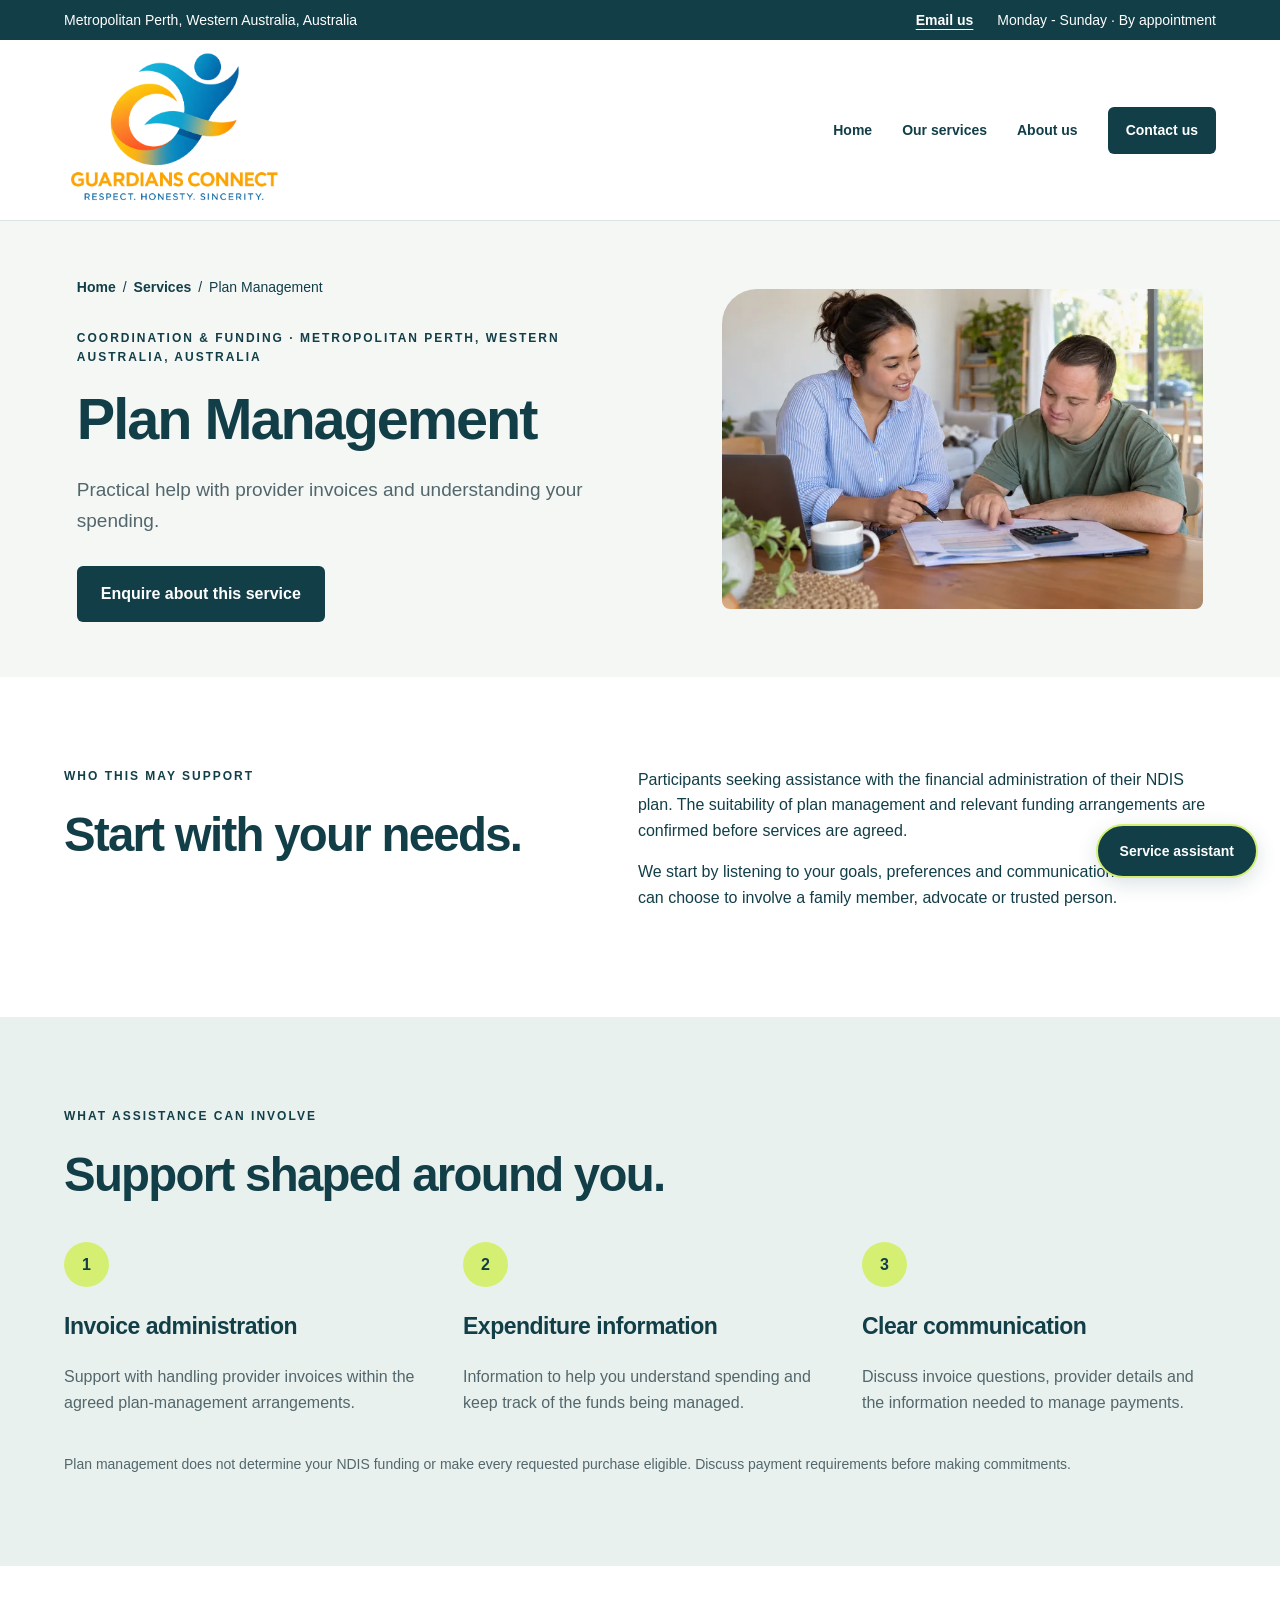
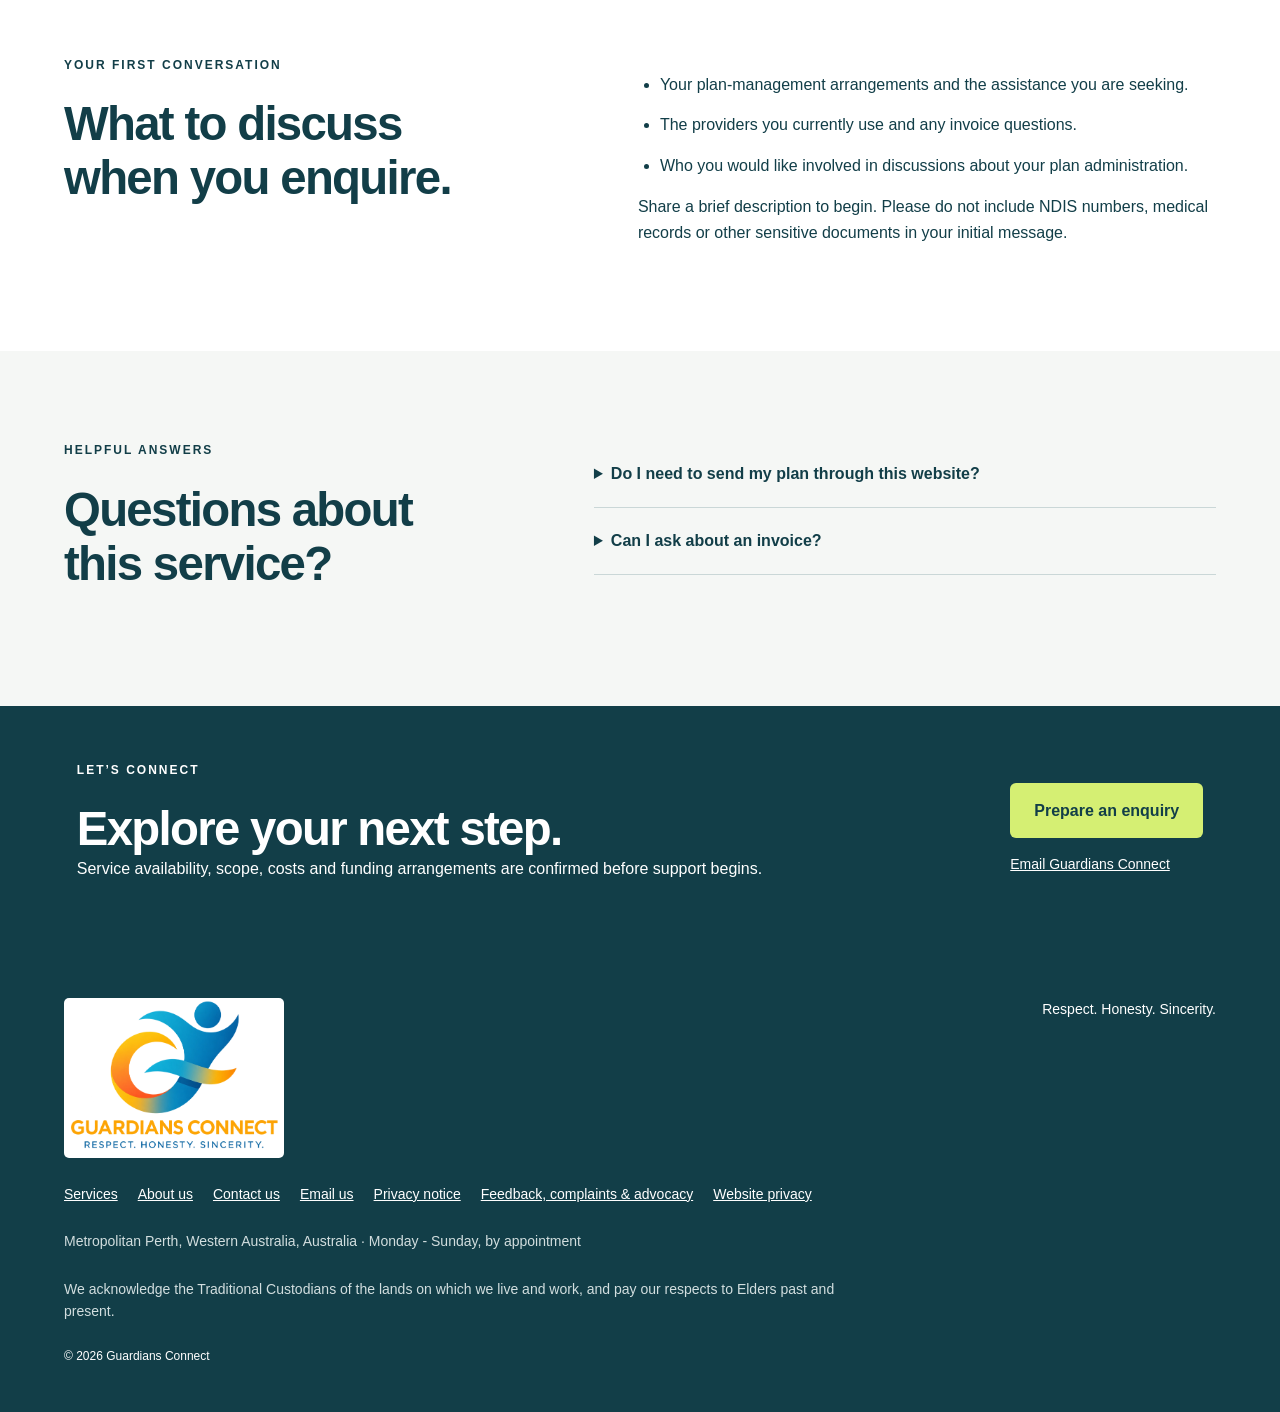
<file: plan-management.html>
<!doctype html><html lang="en-AU"><head><meta charset="utf-8"><meta name="viewport" content="width=device-width,initial-scale=1"><meta name="description" content="Plan Management in Metropolitan Perth, Western Australia with Guardians Connect. Learn who this NDIS service may support, what assistance can involve and how to enquire."><meta name="theme-color" content="#123e48"><title>Plan Management WA | Guardians Connect NDIS Services</title><link rel="icon" type="image/svg+xml" href="data:image/svg+xml,%3Csvg xmlns='http://www.w3.org/2000/svg' viewBox='0 0 32 32'%3E%3Crect width='32' height='32' rx='8' fill='%23123e48'/%3E%3Ctext x='5' y='23' font-size='20' font-family='Arial' font-weight='bold' fill='%23d5ef73'%3EG%3C/text%3E%3C/svg%3E"><link rel="stylesheet" href="/styles.css"><link rel="canonical" href="https://guardiansconnect.com.au/plan-management.html"><meta name="robots" content="index,follow,max-image-preview:large"><meta property="og:type" content="website"><meta property="og:site_name" content="Guardians Connect"><meta property="og:locale" content="en_AU"><meta property="og:title" content="Plan Management WA | Guardians Connect"><meta property="og:description" content="Plan Management in Metropolitan Perth, Western Australia with Guardians Connect. Learn who this NDIS service may support, what assistance can involve and how to enquire."><meta property="og:url" content="https://guardiansconnect.com.au/plan-management.html"><meta name="twitter:card" content="summary"><meta name="twitter:title" content="Plan Management WA | Guardians Connect"><meta name="twitter:description" content="Plan Management in Metropolitan Perth, Western Australia with Guardians Connect. Learn who this NDIS service may support, what assistance can involve and how to enquire."><script type="application/ld+json">{"@context": "https://schema.org", "@graph": [{"@type": "Service", "@id": "https://guardiansconnect.com.au/plan-management.html#service", "name": "Plan Management", "description": "Practical help with provider invoices and understanding your spending.", "url": "https://guardiansconnect.com.au/plan-management.html", "areaServed": {"@type": "Place", "name": "Metropolitan Perth, Western Australia, Australia", "containedInPlace": {"@type": "Country", "name": "Australia"}}, "provider": {"@type": "Organization", "@id": "https://guardiansconnect.com.au/#organization", "name": "Guardians Connect", "url": "https://guardiansconnect.com.au/", "email": "info@guardiansconnect.com.au", "contactPoint": {"@type": "ContactPoint", "email": "info@guardiansconnect.com.au", "contactType": "customer service", "availableLanguage": "English", "description": "Monday - Sunday, by appointment"}}}, {"@type": "WebPage", "@id": "https://guardiansconnect.com.au/plan-management.html#webpage", "name": "Plan Management | Guardians Connect", "url": "https://guardiansconnect.com.au/plan-management.html", "inLanguage": "en-AU", "mainEntity": {"@id": "https://guardiansconnect.com.au/plan-management.html#service"}}, {"@type": "BreadcrumbList", "itemListElement": [{"@type": "ListItem", "position": 1, "name": "Home", "item": "https://guardiansconnect.com.au/"}, {"@type": "ListItem", "position": 2, "name": "Plan Management", "item": "https://guardiansconnect.com.au/plan-management.html"}]}]}</script></head><body><a class="skip" href="#main">Skip to content</a><div class="contact-bar" aria-label="Contact details"><span>Metropolitan Perth, Western Australia, Australia</span><div><a href="mailto:info@guardiansconnect.com.au">Email us</a><span>Monday - Sunday · By appointment</span></div></div><header><a class="brand" href="/"><img class="uploaded-logo" src="/guardians-connect-logo.webp" alt="Guardians Connect — Respect, Honesty, Sincerity" width="1280" height="1280"></a><button class="menu" aria-expanded="false" aria-controls="nav">Menu</button><nav id="nav" aria-label="Main navigation"><a href="/">Home</a><a href="/#services">Our services</a><a href="/about.html">About us</a><a class="button small" href="/contact.html">Contact us</a></nav></header><main id="main"><section class="service-intro"><div><nav class="breadcrumbs" aria-label="Breadcrumb"><a href="/">Home</a><span aria-hidden="true"> / </span><a href="/#services">Services</a><span aria-hidden="true"> / </span><span>Plan Management</span></nav><p class="eyebrow">COORDINATION &amp; FUNDING · METROPOLITAN PERTH, WESTERN AUSTRALIA, AUSTRALIA</p><h1>Plan Management</h1><p class="lead">Practical help with provider invoices and understanding your spending.</p><a class="button" href="/contact.html?service=plan-management">Enquire about this service</a></div><img src="/16.webp" width="780" height="520" alt="Plan management discussion with paperwork and a calculator" decoding="async"></section><section class="section service-who"><div><p class="eyebrow">WHO THIS MAY SUPPORT</p><h2>Start with your needs.</h2></div><div><p>Participants seeking assistance with the financial administration of their NDIS plan. The suitability of plan management and relevant funding arrangements are confirmed before services are agreed.</p><p>We start by listening to your goals, preferences and communication needs. You can choose to involve a family member, advocate or trusted person.</p></div></section><section class="section service-involves"><p class="eyebrow">WHAT ASSISTANCE CAN INVOLVE</p><h2>Support shaped around you.</h2><div class="steps"><article><b>1</b><h3>Invoice administration</h3><p>Support with handling provider invoices within the agreed plan-management arrangements.</p></article><article><b>2</b><h3>Expenditure information</h3><p>Information to help you understand spending and keep track of the funds being managed.</p></article><article><b>3</b><h3>Clear communication</h3><p>Discuss invoice questions, provider details and the information needed to manage payments.</p></article></div><p class="note">Plan management does not determine your NDIS funding or make every requested purchase eligible. Discuss payment requirements before making commitments.</p></section><section class="section service-discuss"><div><p class="eyebrow">YOUR FIRST CONVERSATION</p><h2>What to discuss<br>when you enquire.</h2></div><div><ul><li>Your plan-management arrangements and the assistance you are seeking.</li><li>The providers you currently use and any invoice questions.</li><li>Who you would like involved in discussions about your plan administration.</li></ul><p>Share a brief description to begin. Please do not include NDIS numbers, medical records or other sensitive documents in your initial message.</p></div></section><section class="faq section"><div><p class="eyebrow">HELPFUL ANSWERS</p><h2>Questions about<br>this service?</h2></div><div><details><summary>Do I need to send my plan through this website?</summary><p>No. Start with a general enquiry. The team can explain how to provide any necessary documents securely.</p></details><details><summary>Can I ask about an invoice?</summary><p>Yes. Begin by describing the issue without entering private financial or participant details into the enquiry form.</p></details></div></section><section class="page-cta"><div><p class="eyebrow">LET’S CONNECT</p><h2>Explore your next step.</h2><p>Service availability, scope, costs and funding arrangements are confirmed before support begins.</p></div><div class="service-cta-actions"><a class="button lime" href="/contact.html?service=plan-management">Prepare an enquiry</a><a href="mailto:info@guardiansconnect.com.au?subject=plan-management%20enquiry">Email Guardians Connect</a></div></section></main><footer><a class="brand" href="/"><img class="uploaded-logo" src="/guardians-connect-logo.webp" alt="Guardians Connect — Respect, Honesty, Sincerity" width="1280" height="1280"></a><p>Respect. Honesty. Sincerity.</p><div><a href="/#services">Services</a><a href="/about.html">About us</a><a href="/contact.html">Contact us</a><a href="mailto:info@guardiansconnect.com.au">Email us</a><a href="/privacy.html">Privacy notice</a><a href="/feedback.html">Feedback, complaints &amp; advocacy</a><button class="privacy-toggle" type="button" aria-expanded="false" aria-controls="privacy">Website privacy</button></div><p class="footer-contact-info">Metropolitan Perth, Western Australia, Australia · Monday - Sunday, by appointment</p><p class="ack">We acknowledge the Traditional Custodians of the lands on which we live and work, and pay our respects to Elders past and present.</p><div id="privacy" hidden><h3>Website privacy</h3><p>This website does not send your enquiry entries or service-assistant messages to Guardians Connect or save them in browser storage. The automated service guide uses prepared website information; typed messages stay in memory until you leave or refresh the page. Optional voice features use browser speech services, which may process audio or text. Microphone use starts only when you choose Dictate question. Downloading an enquiry creates a text file on your device. Hosting providers may process technical access logs. When online delivery is enabled, FormSubmit will process your enquiry and forward it to info@guardiansconnect.com.au. For privacy questions, email info@guardiansconnect.com.au. Read our <a href="/privacy.html">business privacy notice</a> for more information.</p></div><small>© <span id="year"></span> Guardians Connect</small></footer><script src="/script.js"></script><link rel="stylesheet" href="/chatbot.css"><script src="/chatbot.js" defer></script></body></html>
</file>
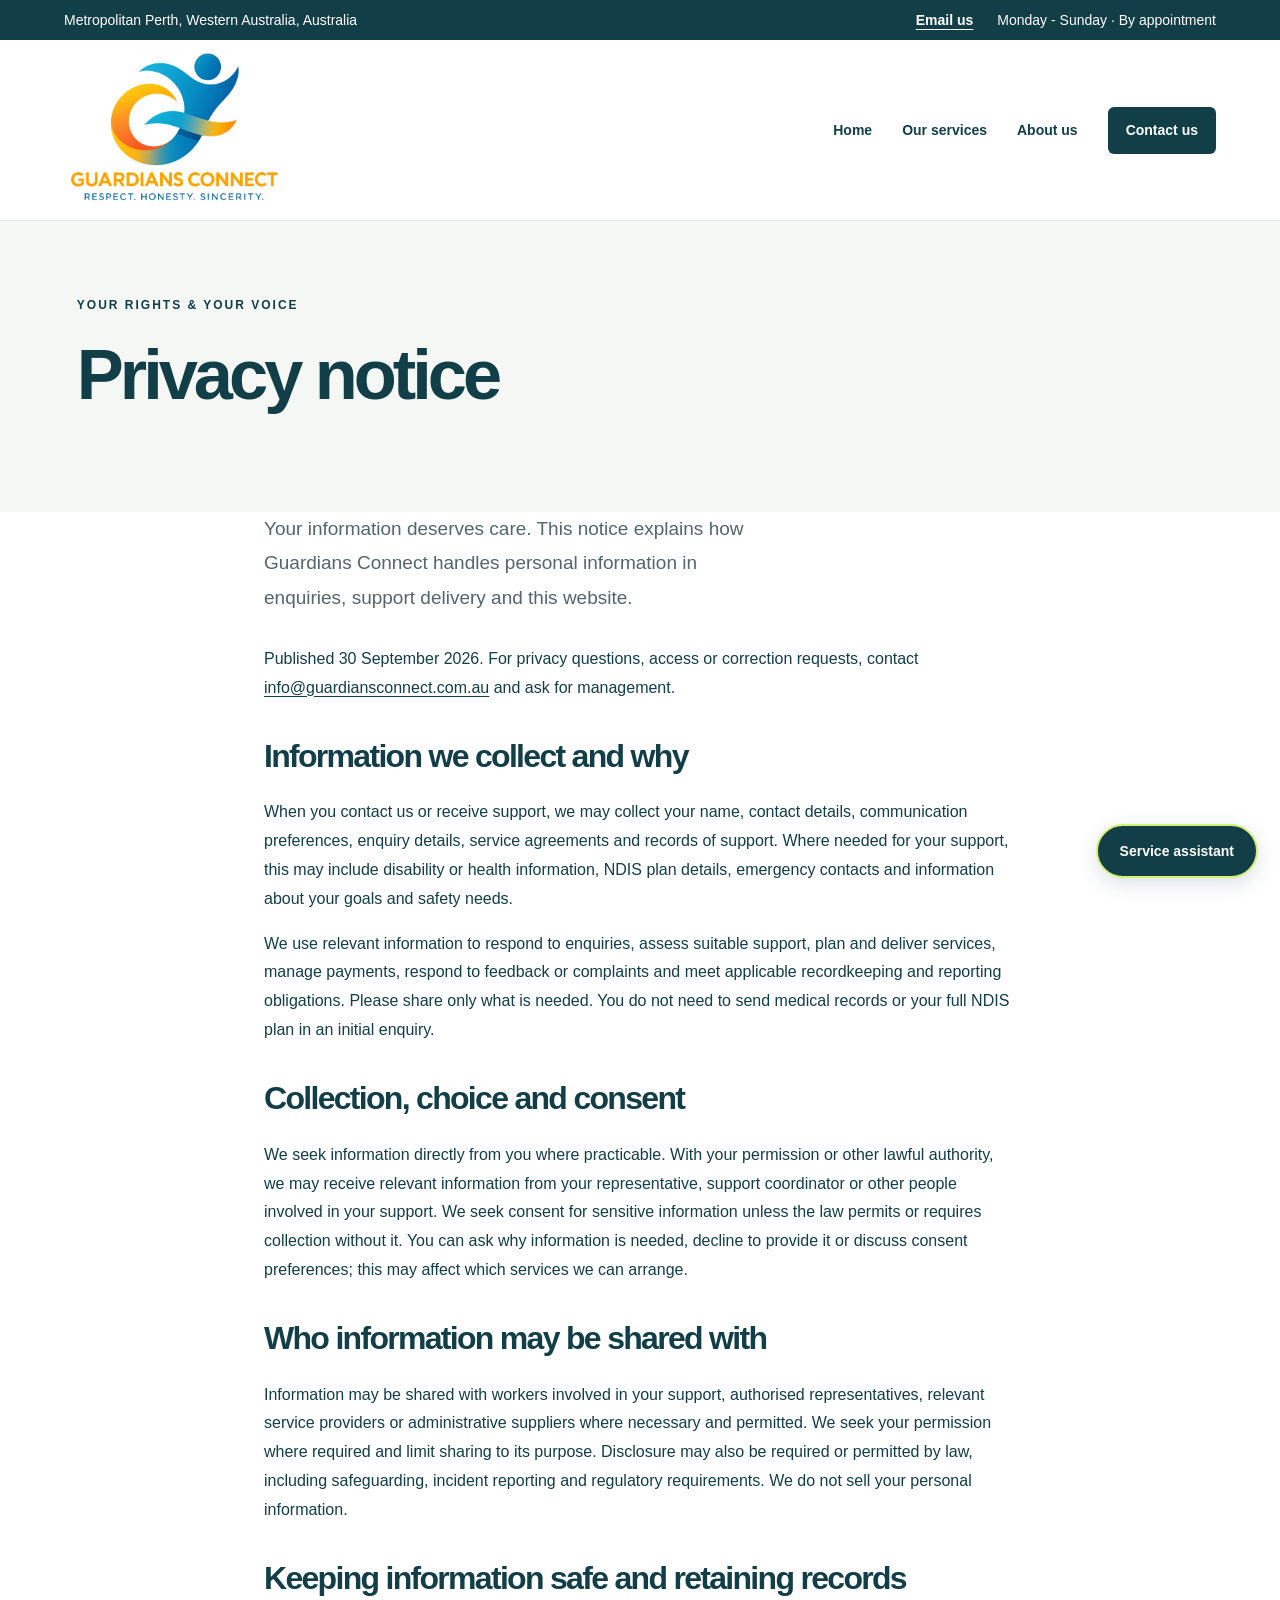
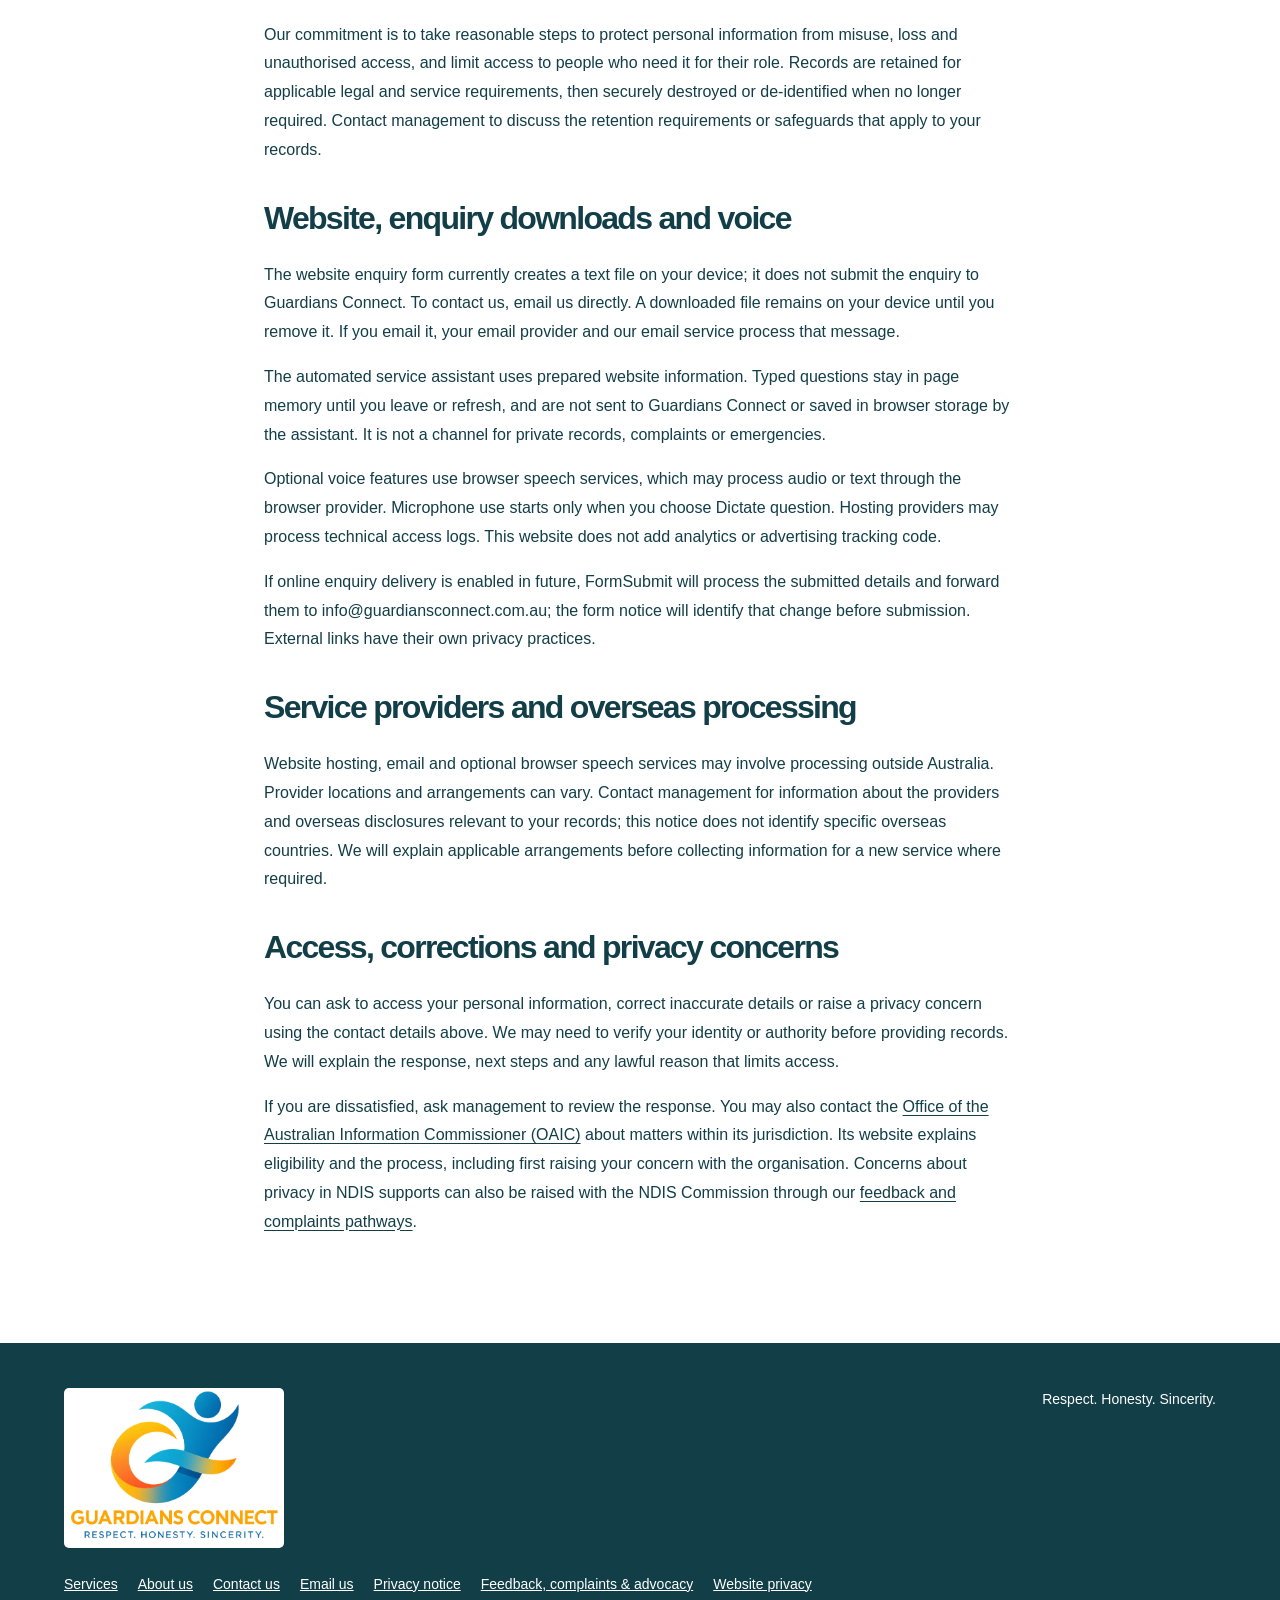
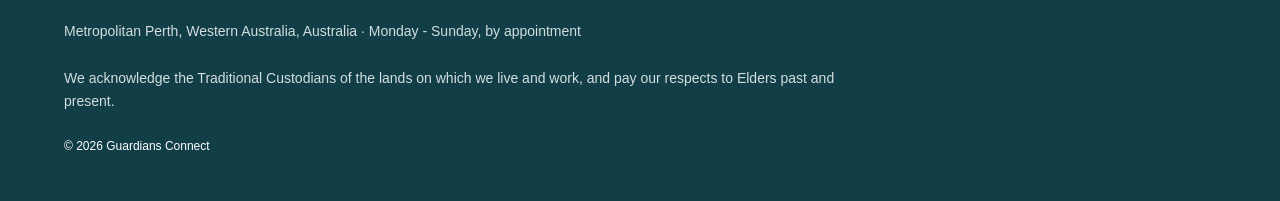
<file: privacy.html>
<!doctype html><html lang="en-AU"><head><meta charset="utf-8"><meta name="viewport" content="width=device-width,initial-scale=1"><meta name="description" content="How Guardians Connect handles personal information, website enquiries and privacy concerns."><meta name="theme-color" content="#123e48"><title>Privacy notice | Guardians Connect</title><link rel="icon" type="image/svg+xml" href="data:image/svg+xml,%3Csvg xmlns='http://www.w3.org/2000/svg' viewBox='0 0 32 32'%3E%3Crect width='32' height='32' rx='8' fill='%23123e48'/%3E%3Ctext x='5' y='23' font-size='20' font-family='Arial' font-weight='bold' fill='%23d5ef73'%3EG%3C/text%3E%3C/svg%3E"><link rel="stylesheet" href="/styles.css"><link rel="canonical" href="https://guardiansconnect.com.au/privacy.html"><meta name="robots" content="index,follow,max-image-preview:large"><meta property="og:type" content="website"><meta property="og:site_name" content="Guardians Connect"><meta property="og:locale" content="en_AU"><meta property="og:title" content="Privacy notice | Guardians Connect"><meta property="og:description" content="How Guardians Connect handles personal information, website enquiries and privacy concerns."><meta property="og:url" content="https://guardiansconnect.com.au/privacy.html"><meta name="twitter:card" content="summary"><meta name="twitter:title" content="Privacy notice | Guardians Connect"><meta name="twitter:description" content="How Guardians Connect handles personal information, website enquiries and privacy concerns."><script type="application/ld+json">{"@context": "https://schema.org", "@type": "WebPage", "name": "Privacy notice", "url": "https://guardiansconnect.com.au/privacy.html", "description": "How Guardians Connect handles personal information, website enquiries and privacy concerns."}</script></head><body><a class="skip" href="#main">Skip to content</a><div class="contact-bar" aria-label="Contact details"><span>Metropolitan Perth, Western Australia, Australia</span><div><a href="mailto:info@guardiansconnect.com.au">Email us</a><span>Monday - Sunday · By appointment</span></div></div><header><a class="brand" href="/"><img class="uploaded-logo" src="/guardians-connect-logo.webp" alt="Guardians Connect — Respect, Honesty, Sincerity" width="1280" height="1280"></a><button class="menu" aria-expanded="false" aria-controls="nav">Menu</button><nav id="nav" aria-label="Main navigation"><a href="/">Home</a><a href="/#services">Our services</a><a href="/about.html">About us</a><a class="button small" href="/contact.html">Contact us</a></nav></header><main id="main"><section class="page-intro"><p class="eyebrow">YOUR RIGHTS &amp; YOUR VOICE</p><h1>Privacy notice</h1></section><article class="section policy-content"><p class="lead">Your information deserves care. This notice explains how Guardians Connect handles personal information in enquiries, support delivery and this website.</p><p>Published 30 September 2026. For privacy questions, access or correction requests, contact <a href="mailto:info@guardiansconnect.com.au?subject=Privacy%20enquiry">info@guardiansconnect.com.au</a> and ask for management.</p><h2>Information we collect and why</h2><p>When you contact us or receive support, we may collect your name, contact details, communication preferences, enquiry details, service agreements and records of support. Where needed for your support, this may include disability or health information, NDIS plan details, emergency contacts and information about your goals and safety needs.</p><p>We use relevant information to respond to enquiries, assess suitable support, plan and deliver services, manage payments, respond to feedback or complaints and meet applicable recordkeeping and reporting obligations. Please share only what is needed. You do not need to send medical records or your full NDIS plan in an initial enquiry.</p><h2>Collection, choice and consent</h2><p>We seek information directly from you where practicable. With your permission or other lawful authority, we may receive relevant information from your representative, support coordinator or other people involved in your support. We seek consent for sensitive information unless the law permits or requires collection without it. You can ask why information is needed, decline to provide it or discuss consent preferences; this may affect which services we can arrange.</p><h2>Who information may be shared with</h2><p>Information may be shared with workers involved in your support, authorised representatives, relevant service providers or administrative suppliers where necessary and permitted. We seek your permission where required and limit sharing to its purpose. Disclosure may also be required or permitted by law, including safeguarding, incident reporting and regulatory requirements. We do not sell your personal information.</p><h2>Keeping information safe and retaining records</h2><p>Our commitment is to take reasonable steps to protect personal information from misuse, loss and unauthorised access, and limit access to people who need it for their role. Records are retained for applicable legal and service requirements, then securely destroyed or de-identified when no longer required. Contact management to discuss the retention requirements or safeguards that apply to your records.</p><h2>Website, enquiry downloads and voice</h2><p>The website enquiry form currently creates a text file on your device; it does not submit the enquiry to Guardians Connect. To contact us, email us directly. A downloaded file remains on your device until you remove it. If you email it, your email provider and our email service process that message.</p><p>The automated service assistant uses prepared website information. Typed questions stay in page memory until you leave or refresh, and are not sent to Guardians Connect or saved in browser storage by the assistant. It is not a channel for private records, complaints or emergencies.</p><p>Optional voice features use browser speech services, which may process audio or text through the browser provider. Microphone use starts only when you choose Dictate question. Hosting providers may process technical access logs. This website does not add analytics or advertising tracking code.</p><p>If online enquiry delivery is enabled in future, FormSubmit will process the submitted details and forward them to info@guardiansconnect.com.au; the form notice will identify that change before submission. External links have their own privacy practices.</p><h2>Service providers and overseas processing</h2><p>Website hosting, email and optional browser speech services may involve processing outside Australia. Provider locations and arrangements can vary. Contact management for information about the providers and overseas disclosures relevant to your records; this notice does not identify specific overseas countries. We will explain applicable arrangements before collecting information for a new service where required.</p><h2>Access, corrections and privacy concerns</h2><p>You can ask to access your personal information, correct inaccurate details or raise a privacy concern using the contact details above. We may need to verify your identity or authority before providing records. We will explain the response, next steps and any lawful reason that limits access.</p><p>If you are dissatisfied, ask management to review the response. You may also contact the <a href="https://www.oaic.gov.au/privacy/privacy-complaints">Office of the Australian Information Commissioner (OAIC)</a> about matters within its jurisdiction. Its website explains eligibility and the process, including first raising your concern with the organisation. Concerns about privacy in NDIS supports can also be raised with the NDIS Commission through our <a href="/feedback.html">feedback and complaints pathways</a>.</p></article></main><footer><a class="brand" href="/"><img class="uploaded-logo" src="/guardians-connect-logo.webp" alt="Guardians Connect — Respect, Honesty, Sincerity" width="1280" height="1280"></a><p>Respect. Honesty. Sincerity.</p><div><a href="/#services">Services</a><a href="/about.html">About us</a><a href="/contact.html">Contact us</a><a href="mailto:info@guardiansconnect.com.au">Email us</a><a href="/privacy.html">Privacy notice</a><a href="/feedback.html">Feedback, complaints &amp; advocacy</a><button class="privacy-toggle" type="button" aria-expanded="false" aria-controls="privacy">Website privacy</button></div><p class="footer-contact-info">Metropolitan Perth, Western Australia, Australia · Monday - Sunday, by appointment</p><p class="ack">We acknowledge the Traditional Custodians of the lands on which we live and work, and pay our respects to Elders past and present.</p><div id="privacy" hidden><h3>Website privacy</h3><p>This website does not send your enquiry entries or service-assistant messages to Guardians Connect or save them in browser storage. The automated service guide uses prepared website information; typed messages stay in memory until you leave or refresh the page. Optional voice features use browser speech services, which may process audio or text. Microphone use starts only when you choose Dictate question. Downloading an enquiry creates a text file on your device. Hosting providers may process technical access logs. When online delivery is enabled, FormSubmit will process your enquiry and forward it to info@guardiansconnect.com.au. For privacy questions, email info@guardiansconnect.com.au. Read our <a href="/privacy.html">business privacy notice</a> for more information.</p></div><small>© <span id="year"></span> Guardians Connect</small></footer><script src="/script.js"></script><link rel="stylesheet" href="/chatbot.css"><script src="/chatbot.js" defer></script></body></html>
</file>
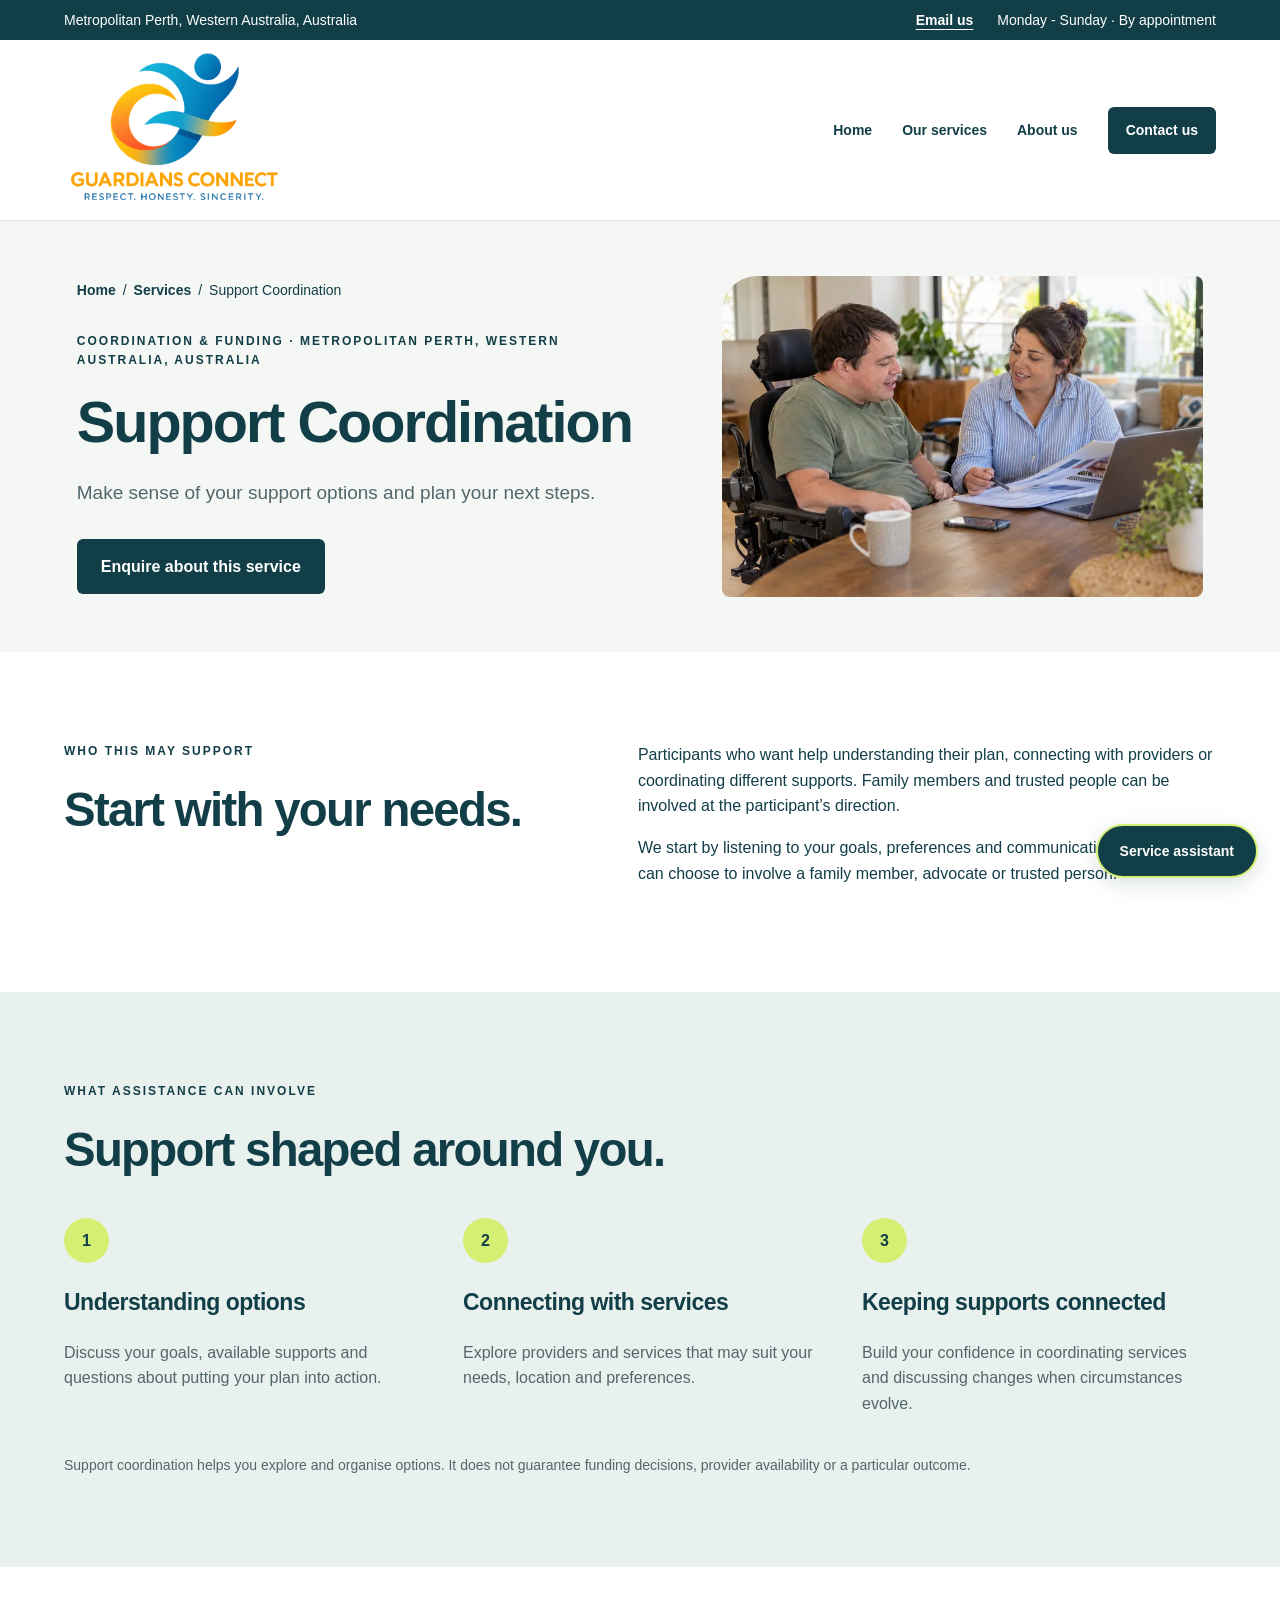
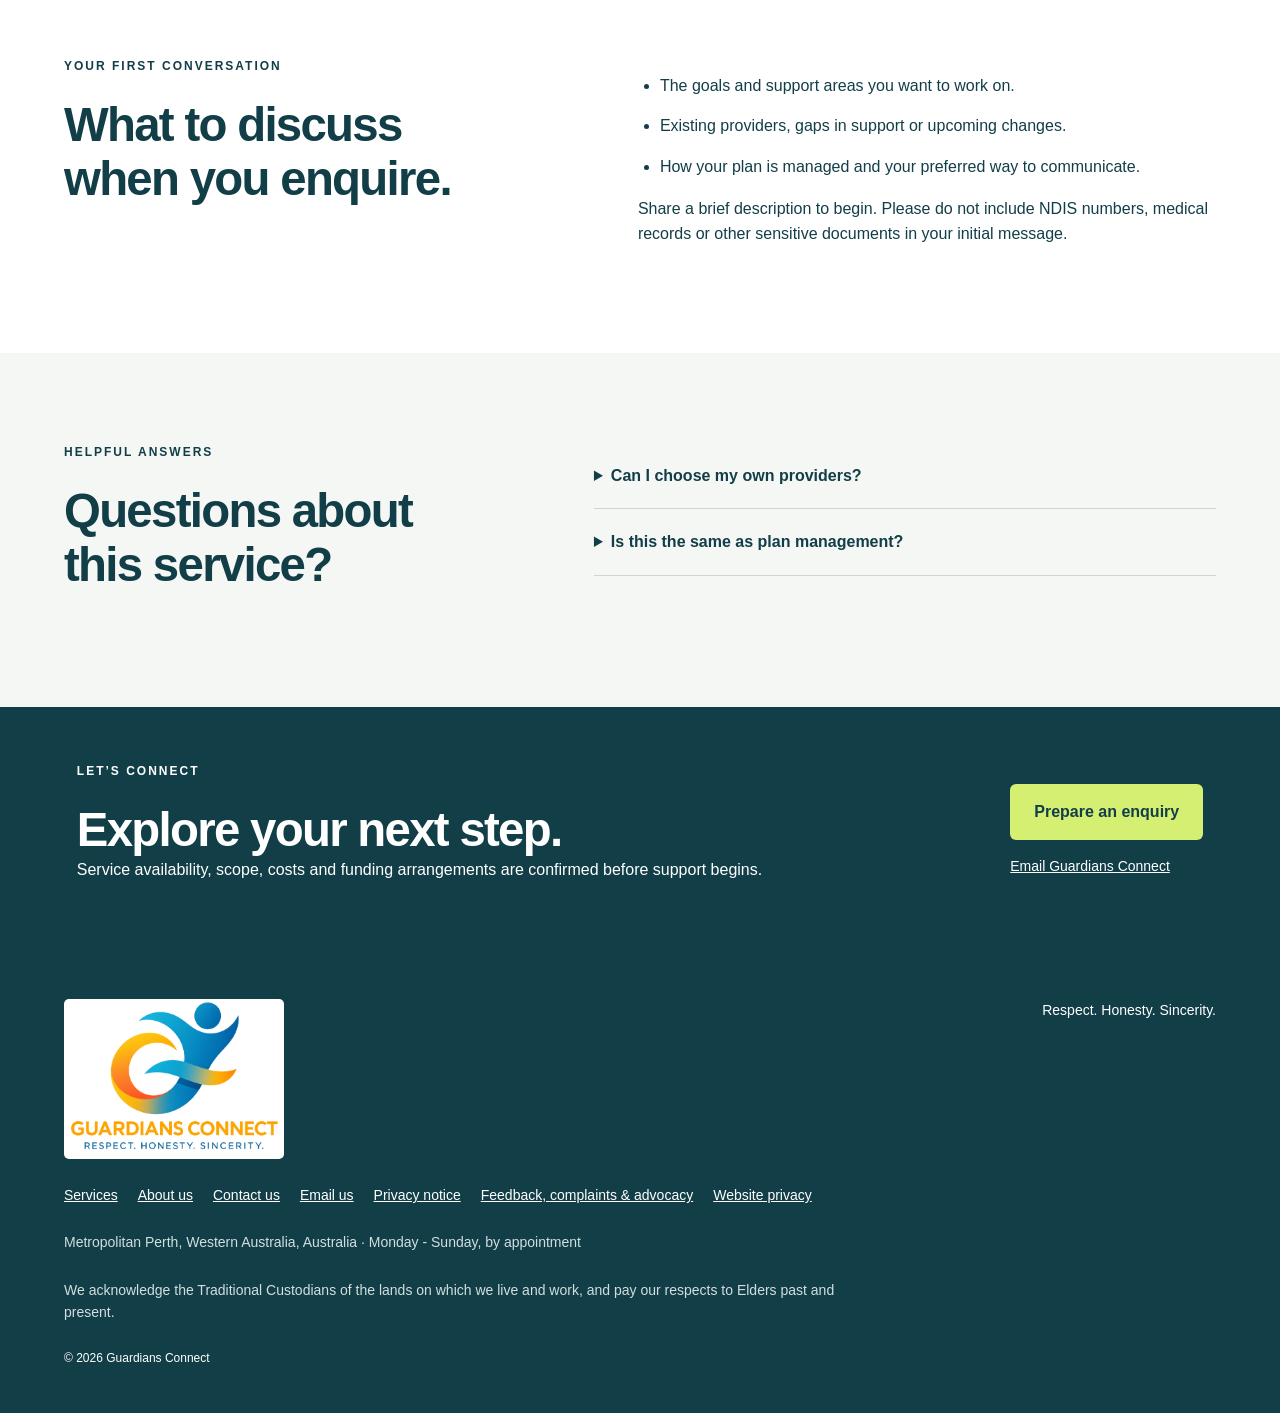
<file: support-coordination.html>
<!doctype html><html lang="en-AU"><head><meta charset="utf-8"><meta name="viewport" content="width=device-width,initial-scale=1"><meta name="description" content="Support Coordination in Metropolitan Perth, Western Australia with Guardians Connect. Learn who this NDIS service may support, what assistance can involve and how to enquire."><meta name="theme-color" content="#123e48"><title>Support Coordination WA | Guardians Connect NDIS Services</title><link rel="icon" type="image/svg+xml" href="data:image/svg+xml,%3Csvg xmlns='http://www.w3.org/2000/svg' viewBox='0 0 32 32'%3E%3Crect width='32' height='32' rx='8' fill='%23123e48'/%3E%3Ctext x='5' y='23' font-size='20' font-family='Arial' font-weight='bold' fill='%23d5ef73'%3EG%3C/text%3E%3C/svg%3E"><link rel="stylesheet" href="/styles.css"><link rel="canonical" href="https://guardiansconnect.com.au/support-coordination.html"><meta name="robots" content="index,follow,max-image-preview:large"><meta property="og:type" content="website"><meta property="og:site_name" content="Guardians Connect"><meta property="og:locale" content="en_AU"><meta property="og:title" content="Support Coordination WA | Guardians Connect"><meta property="og:description" content="Support Coordination in Metropolitan Perth, Western Australia with Guardians Connect. Learn who this NDIS service may support, what assistance can involve and how to enquire."><meta property="og:url" content="https://guardiansconnect.com.au/support-coordination.html"><meta name="twitter:card" content="summary"><meta name="twitter:title" content="Support Coordination WA | Guardians Connect"><meta name="twitter:description" content="Support Coordination in Metropolitan Perth, Western Australia with Guardians Connect. Learn who this NDIS service may support, what assistance can involve and how to enquire."><script type="application/ld+json">{"@context": "https://schema.org", "@graph": [{"@type": "Service", "@id": "https://guardiansconnect.com.au/support-coordination.html#service", "name": "Support Coordination", "description": "Make sense of your support options and plan your next steps.", "url": "https://guardiansconnect.com.au/support-coordination.html", "areaServed": {"@type": "Place", "name": "Metropolitan Perth, Western Australia, Australia", "containedInPlace": {"@type": "Country", "name": "Australia"}}, "provider": {"@type": "Organization", "@id": "https://guardiansconnect.com.au/#organization", "name": "Guardians Connect", "url": "https://guardiansconnect.com.au/", "email": "info@guardiansconnect.com.au", "contactPoint": {"@type": "ContactPoint", "email": "info@guardiansconnect.com.au", "contactType": "customer service", "availableLanguage": "English", "description": "Monday - Sunday, by appointment"}}}, {"@type": "WebPage", "@id": "https://guardiansconnect.com.au/support-coordination.html#webpage", "name": "Support Coordination | Guardians Connect", "url": "https://guardiansconnect.com.au/support-coordination.html", "inLanguage": "en-AU", "mainEntity": {"@id": "https://guardiansconnect.com.au/support-coordination.html#service"}}, {"@type": "BreadcrumbList", "itemListElement": [{"@type": "ListItem", "position": 1, "name": "Home", "item": "https://guardiansconnect.com.au/"}, {"@type": "ListItem", "position": 2, "name": "Support Coordination", "item": "https://guardiansconnect.com.au/support-coordination.html"}]}]}</script></head><body><a class="skip" href="#main">Skip to content</a><div class="contact-bar" aria-label="Contact details"><span>Metropolitan Perth, Western Australia, Australia</span><div><a href="mailto:info@guardiansconnect.com.au">Email us</a><span>Monday - Sunday · By appointment</span></div></div><header><a class="brand" href="/"><img class="uploaded-logo" src="/guardians-connect-logo.webp" alt="Guardians Connect — Respect, Honesty, Sincerity" width="1280" height="1280"></a><button class="menu" aria-expanded="false" aria-controls="nav">Menu</button><nav id="nav" aria-label="Main navigation"><a href="/">Home</a><a href="/#services">Our services</a><a href="/about.html">About us</a><a class="button small" href="/contact.html">Contact us</a></nav></header><main id="main"><section class="service-intro"><div><nav class="breadcrumbs" aria-label="Breadcrumb"><a href="/">Home</a><span aria-hidden="true"> / </span><a href="/#services">Services</a><span aria-hidden="true"> / </span><span>Support Coordination</span></nav><p class="eyebrow">COORDINATION &amp; FUNDING · METROPOLITAN PERTH, WESTERN AUSTRALIA, AUSTRALIA</p><h1>Support Coordination</h1><p class="lead">Make sense of your support options and plan your next steps.</p><a class="button" href="/contact.html?service=support-coordination">Enquire about this service</a></div><img src="/02.webp" width="780" height="520" alt="Participant and coordinator discussing a support plan" decoding="async"></section><section class="section service-who"><div><p class="eyebrow">WHO THIS MAY SUPPORT</p><h2>Start with your needs.</h2></div><div><p>Participants who want help understanding their plan, connecting with providers or coordinating different supports. Family members and trusted people can be involved at the participant’s direction.</p><p>We start by listening to your goals, preferences and communication needs. You can choose to involve a family member, advocate or trusted person.</p></div></section><section class="section service-involves"><p class="eyebrow">WHAT ASSISTANCE CAN INVOLVE</p><h2>Support shaped around you.</h2><div class="steps"><article><b>1</b><h3>Understanding options</h3><p>Discuss your goals, available supports and questions about putting your plan into action.</p></article><article><b>2</b><h3>Connecting with services</h3><p>Explore providers and services that may suit your needs, location and preferences.</p></article><article><b>3</b><h3>Keeping supports connected</h3><p>Build your confidence in coordinating services and discussing changes when circumstances evolve.</p></article></div><p class="note">Support coordination helps you explore and organise options. It does not guarantee funding decisions, provider availability or a particular outcome.</p></section><section class="section service-discuss"><div><p class="eyebrow">YOUR FIRST CONVERSATION</p><h2>What to discuss<br>when you enquire.</h2></div><div><ul><li>The goals and support areas you want to work on.</li><li>Existing providers, gaps in support or upcoming changes.</li><li>How your plan is managed and your preferred way to communicate.</li></ul><p>Share a brief description to begin. Please do not include NDIS numbers, medical records or other sensitive documents in your initial message.</p></div></section><section class="faq section"><div><p class="eyebrow">HELPFUL ANSWERS</p><h2>Questions about<br>this service?</h2></div><div><details><summary>Can I choose my own providers?</summary><p>Your choices and preferences guide the conversation. You can discuss the providers you want to work with.</p></details><details><summary>Is this the same as plan management?</summary><p>No. Support coordination focuses on organising supports; plan management focuses on funding administration and provider invoices.</p></details></div></section><section class="page-cta"><div><p class="eyebrow">LET’S CONNECT</p><h2>Explore your next step.</h2><p>Service availability, scope, costs and funding arrangements are confirmed before support begins.</p></div><div class="service-cta-actions"><a class="button lime" href="/contact.html?service=support-coordination">Prepare an enquiry</a><a href="mailto:info@guardiansconnect.com.au?subject=support-coordination%20enquiry">Email Guardians Connect</a></div></section></main><footer><a class="brand" href="/"><img class="uploaded-logo" src="/guardians-connect-logo.webp" alt="Guardians Connect — Respect, Honesty, Sincerity" width="1280" height="1280"></a><p>Respect. Honesty. Sincerity.</p><div><a href="/#services">Services</a><a href="/about.html">About us</a><a href="/contact.html">Contact us</a><a href="mailto:info@guardiansconnect.com.au">Email us</a><a href="/privacy.html">Privacy notice</a><a href="/feedback.html">Feedback, complaints &amp; advocacy</a><button class="privacy-toggle" type="button" aria-expanded="false" aria-controls="privacy">Website privacy</button></div><p class="footer-contact-info">Metropolitan Perth, Western Australia, Australia · Monday - Sunday, by appointment</p><p class="ack">We acknowledge the Traditional Custodians of the lands on which we live and work, and pay our respects to Elders past and present.</p><div id="privacy" hidden><h3>Website privacy</h3><p>This website does not send your enquiry entries or service-assistant messages to Guardians Connect or save them in browser storage. The automated service guide uses prepared website information; typed messages stay in memory until you leave or refresh the page. Optional voice features use browser speech services, which may process audio or text. Microphone use starts only when you choose Dictate question. Downloading an enquiry creates a text file on your device. Hosting providers may process technical access logs. When online delivery is enabled, FormSubmit will process your enquiry and forward it to info@guardiansconnect.com.au. For privacy questions, email info@guardiansconnect.com.au. Read our <a href="/privacy.html">business privacy notice</a> for more information.</p></div><small>© <span id="year"></span> Guardians Connect</small></footer><script src="/script.js"></script><link rel="stylesheet" href="/chatbot.css"><script src="/chatbot.js" defer></script></body></html>
</file>
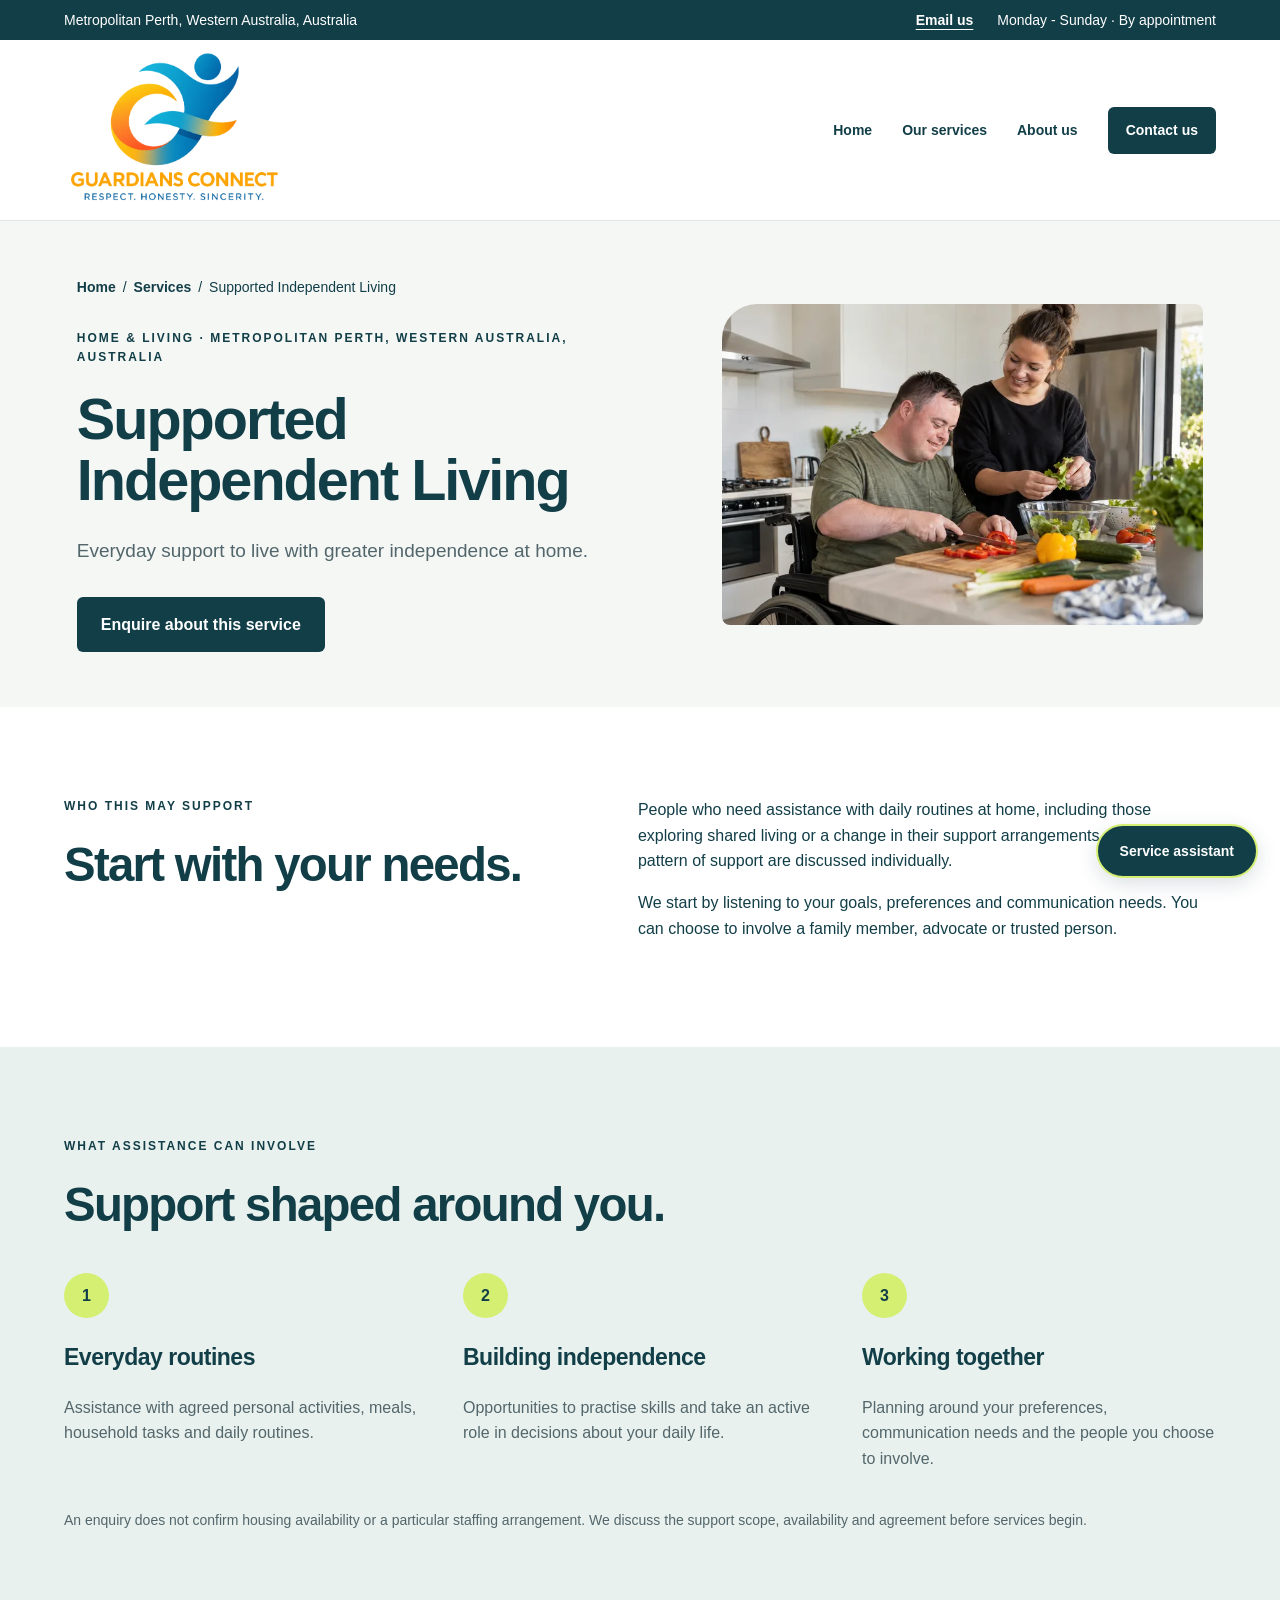
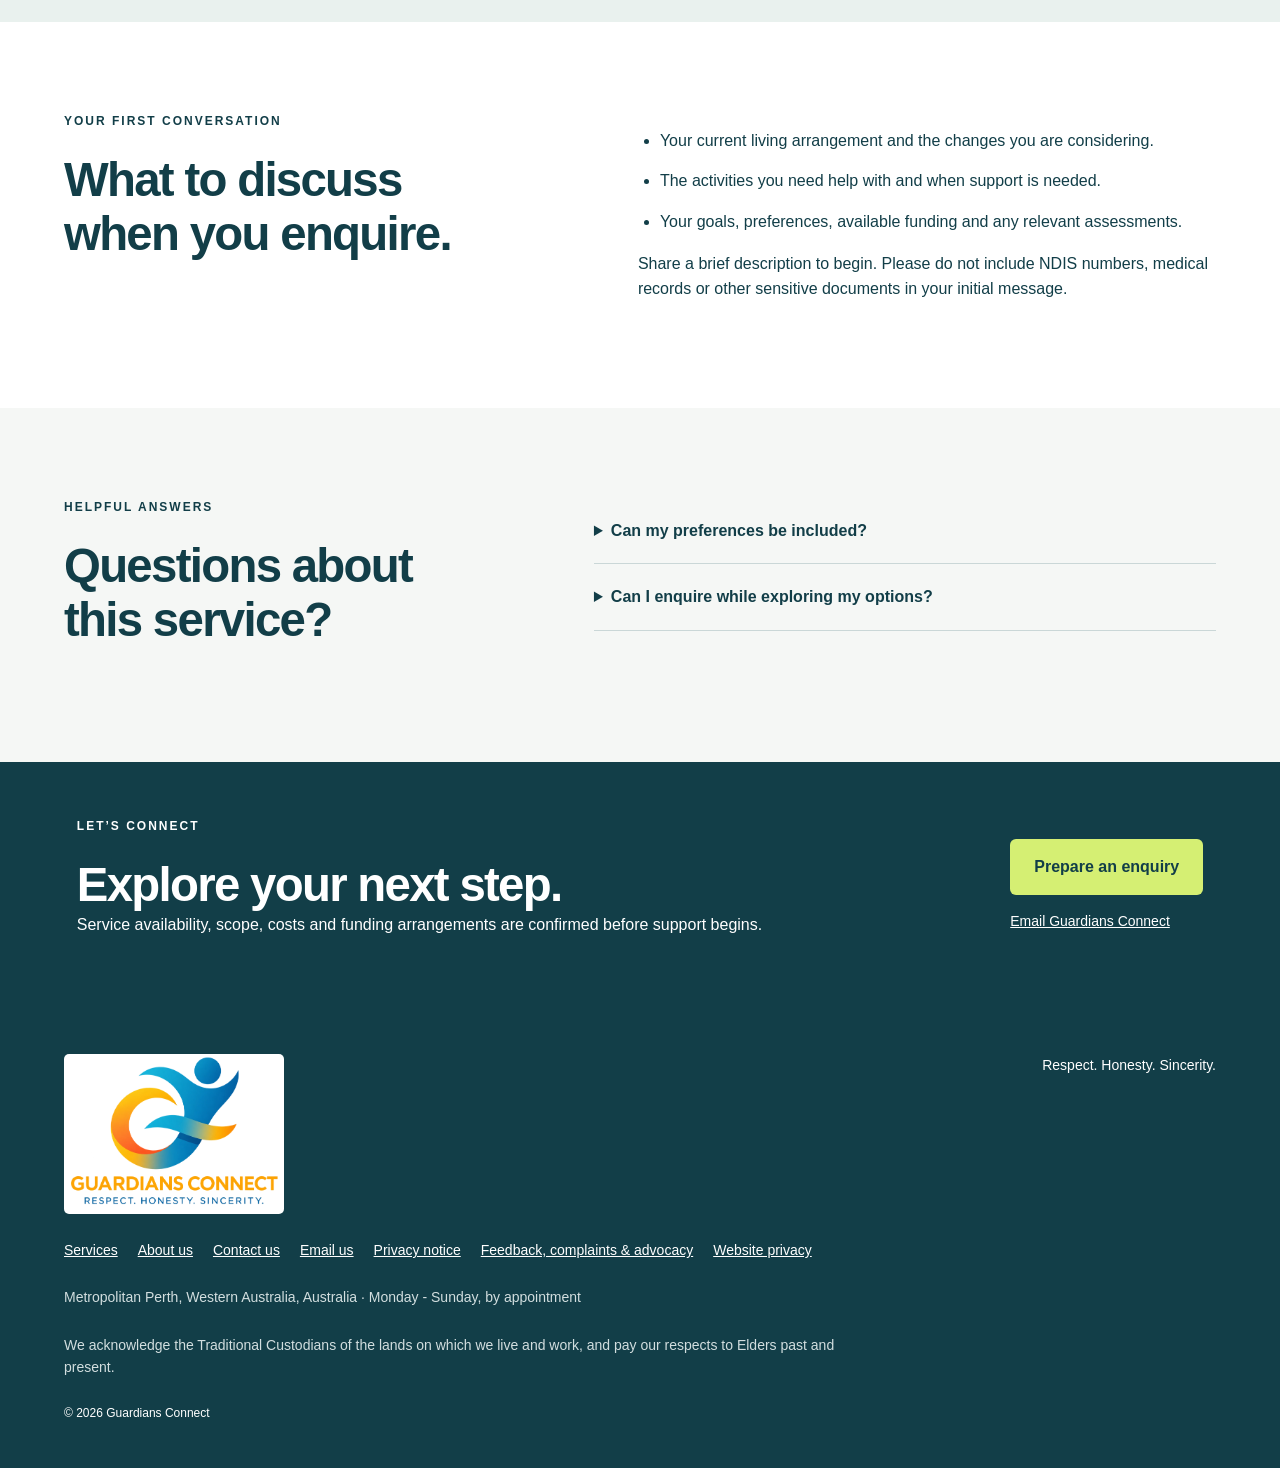
<file: supported-independent-living.html>
<!doctype html><html lang="en-AU"><head><meta charset="utf-8"><meta name="viewport" content="width=device-width,initial-scale=1"><meta name="description" content="Supported Independent Living in Metropolitan Perth, Western Australia with Guardians Connect. Learn who this NDIS service may support, what assistance can involve and how to enquire."><meta name="theme-color" content="#123e48"><title>Supported Independent Living WA | Guardians Connect NDIS Services</title><link rel="icon" type="image/svg+xml" href="data:image/svg+xml,%3Csvg xmlns='http://www.w3.org/2000/svg' viewBox='0 0 32 32'%3E%3Crect width='32' height='32' rx='8' fill='%23123e48'/%3E%3Ctext x='5' y='23' font-size='20' font-family='Arial' font-weight='bold' fill='%23d5ef73'%3EG%3C/text%3E%3C/svg%3E"><link rel="stylesheet" href="/styles.css"><link rel="canonical" href="https://guardiansconnect.com.au/supported-independent-living.html"><meta name="robots" content="index,follow,max-image-preview:large"><meta property="og:type" content="website"><meta property="og:site_name" content="Guardians Connect"><meta property="og:locale" content="en_AU"><meta property="og:title" content="Supported Independent Living WA | Guardians Connect"><meta property="og:description" content="Supported Independent Living in Metropolitan Perth, Western Australia with Guardians Connect. Learn who this NDIS service may support, what assistance can involve and how to enquire."><meta property="og:url" content="https://guardiansconnect.com.au/supported-independent-living.html"><meta name="twitter:card" content="summary"><meta name="twitter:title" content="Supported Independent Living WA | Guardians Connect"><meta name="twitter:description" content="Supported Independent Living in Metropolitan Perth, Western Australia with Guardians Connect. Learn who this NDIS service may support, what assistance can involve and how to enquire."><script type="application/ld+json">{"@context": "https://schema.org", "@graph": [{"@type": "Service", "@id": "https://guardiansconnect.com.au/supported-independent-living.html#service", "name": "Supported Independent Living", "description": "Everyday support to live with greater independence at home.", "url": "https://guardiansconnect.com.au/supported-independent-living.html", "areaServed": {"@type": "Place", "name": "Metropolitan Perth, Western Australia, Australia", "containedInPlace": {"@type": "Country", "name": "Australia"}}, "provider": {"@type": "Organization", "@id": "https://guardiansconnect.com.au/#organization", "name": "Guardians Connect", "url": "https://guardiansconnect.com.au/", "email": "info@guardiansconnect.com.au", "contactPoint": {"@type": "ContactPoint", "email": "info@guardiansconnect.com.au", "contactType": "customer service", "availableLanguage": "English", "description": "Monday - Sunday, by appointment"}}}, {"@type": "WebPage", "@id": "https://guardiansconnect.com.au/supported-independent-living.html#webpage", "name": "Supported Independent Living | Guardians Connect", "url": "https://guardiansconnect.com.au/supported-independent-living.html", "inLanguage": "en-AU", "mainEntity": {"@id": "https://guardiansconnect.com.au/supported-independent-living.html#service"}}, {"@type": "BreadcrumbList", "itemListElement": [{"@type": "ListItem", "position": 1, "name": "Home", "item": "https://guardiansconnect.com.au/"}, {"@type": "ListItem", "position": 2, "name": "Supported Independent Living", "item": "https://guardiansconnect.com.au/supported-independent-living.html"}]}]}</script></head><body><a class="skip" href="#main">Skip to content</a><div class="contact-bar" aria-label="Contact details"><span>Metropolitan Perth, Western Australia, Australia</span><div><a href="mailto:info@guardiansconnect.com.au">Email us</a><span>Monday - Sunday · By appointment</span></div></div><header><a class="brand" href="/"><img class="uploaded-logo" src="/guardians-connect-logo.webp" alt="Guardians Connect — Respect, Honesty, Sincerity" width="1280" height="1280"></a><button class="menu" aria-expanded="false" aria-controls="nav">Menu</button><nav id="nav" aria-label="Main navigation"><a href="/">Home</a><a href="/#services">Our services</a><a href="/about.html">About us</a><a class="button small" href="/contact.html">Contact us</a></nav></header><main id="main"><section class="service-intro"><div><nav class="breadcrumbs" aria-label="Breadcrumb"><a href="/">Home</a><span aria-hidden="true"> / </span><a href="/#services">Services</a><span aria-hidden="true"> / </span><span>Supported Independent Living</span></nav><p class="eyebrow">HOME &amp; LIVING · METROPOLITAN PERTH, WESTERN AUSTRALIA, AUSTRALIA</p><h1>Supported Independent Living</h1><p class="lead">Everyday support to live with greater independence at home.</p><a class="button" href="/contact.html?service=supported-independent-living">Enquire about this service</a></div><img src="/03.webp" width="780" height="520" alt="Adult and support worker preparing food at home" decoding="async"></section><section class="section service-who"><div><p class="eyebrow">WHO THIS MAY SUPPORT</p><h2>Start with your needs.</h2></div><div><p>People who need assistance with daily routines at home, including those exploring shared living or a change in their support arrangements. The level and pattern of support are discussed individually.</p><p>We start by listening to your goals, preferences and communication needs. You can choose to involve a family member, advocate or trusted person.</p></div></section><section class="section service-involves"><p class="eyebrow">WHAT ASSISTANCE CAN INVOLVE</p><h2>Support shaped around you.</h2><div class="steps"><article><b>1</b><h3>Everyday routines</h3><p>Assistance with agreed personal activities, meals, household tasks and daily routines.</p></article><article><b>2</b><h3>Building independence</h3><p>Opportunities to practise skills and take an active role in decisions about your daily life.</p></article><article><b>3</b><h3>Working together</h3><p>Planning around your preferences, communication needs and the people you choose to involve.</p></article></div><p class="note">An enquiry does not confirm housing availability or a particular staffing arrangement. We discuss the support scope, availability and agreement before services begin.</p></section><section class="section service-discuss"><div><p class="eyebrow">YOUR FIRST CONVERSATION</p><h2>What to discuss<br>when you enquire.</h2></div><div><ul><li>Your current living arrangement and the changes you are considering.</li><li>The activities you need help with and when support is needed.</li><li>Your goals, preferences, available funding and any relevant assessments.</li></ul><p>Share a brief description to begin. Please do not include NDIS numbers, medical records or other sensitive documents in your initial message.</p></div></section><section class="faq section"><div><p class="eyebrow">HELPFUL ANSWERS</p><h2>Questions about<br>this service?</h2></div><div><details><summary>Can my preferences be included?</summary><p>Yes. Tell us about your routines, communication style, personal boundaries and preferences when planning support.</p></details><details><summary>Can I enquire while exploring my options?</summary><p>Yes. You can start a conversation before you have decided on a living arrangement.</p></details></div></section><section class="page-cta"><div><p class="eyebrow">LET’S CONNECT</p><h2>Explore your next step.</h2><p>Service availability, scope, costs and funding arrangements are confirmed before support begins.</p></div><div class="service-cta-actions"><a class="button lime" href="/contact.html?service=supported-independent-living">Prepare an enquiry</a><a href="mailto:info@guardiansconnect.com.au?subject=supported-independent-living%20enquiry">Email Guardians Connect</a></div></section></main><footer><a class="brand" href="/"><img class="uploaded-logo" src="/guardians-connect-logo.webp" alt="Guardians Connect — Respect, Honesty, Sincerity" width="1280" height="1280"></a><p>Respect. Honesty. Sincerity.</p><div><a href="/#services">Services</a><a href="/about.html">About us</a><a href="/contact.html">Contact us</a><a href="mailto:info@guardiansconnect.com.au">Email us</a><a href="/privacy.html">Privacy notice</a><a href="/feedback.html">Feedback, complaints &amp; advocacy</a><button class="privacy-toggle" type="button" aria-expanded="false" aria-controls="privacy">Website privacy</button></div><p class="footer-contact-info">Metropolitan Perth, Western Australia, Australia · Monday - Sunday, by appointment</p><p class="ack">We acknowledge the Traditional Custodians of the lands on which we live and work, and pay our respects to Elders past and present.</p><div id="privacy" hidden><h3>Website privacy</h3><p>This website does not send your enquiry entries or service-assistant messages to Guardians Connect or save them in browser storage. The automated service guide uses prepared website information; typed messages stay in memory until you leave or refresh the page. Optional voice features use browser speech services, which may process audio or text. Microphone use starts only when you choose Dictate question. Downloading an enquiry creates a text file on your device. Hosting providers may process technical access logs. When online delivery is enabled, FormSubmit will process your enquiry and forward it to info@guardiansconnect.com.au. For privacy questions, email info@guardiansconnect.com.au. Read our <a href="/privacy.html">business privacy notice</a> for more information.</p></div><small>© <span id="year"></span> Guardians Connect</small></footer><script src="/script.js"></script><link rel="stylesheet" href="/chatbot.css"><script src="/chatbot.js" defer></script></body></html>
</file>
<file: styles.css>
:root{--ink:#123e48;--lime:#d5ef73;--paper:#f5f7f5;--muted:#52666b}*{box-sizing:border-box}html{scroll-behavior:smooth;scroll-padding-top:100px}body{margin:0;font-family:Arial,Helvetica,sans-serif;color:var(--ink);font-size:16px;line-height:1.6}a{color:inherit}button,input,select,textarea{font:inherit}button,a,input,select,textarea,summary{touch-action:manipulation}a:focus-visible,button:focus-visible,summary:focus-visible{outline:3px solid #a85613;outline-offset:5px}.skip{position:fixed;top:-100px;background:white;padding:12px;z-index:10}.skip:focus{top:0}header{padding:24px 5%;display:flex;align-items:center;justify-content:space-between;border-bottom:1px solid #dce5e4;background:white}.brand{display:flex;align-items:center;gap:13px;text-decoration:none;font-size:14px;letter-spacing:2px;line-height:1.35;font-weight:bold}.brand strong{display:block;font-size:21px;letter-spacing:3px}.mark{display:block;background:var(--ink);color:var(--lime);font-size:30px;border-radius:50%;width:49px;height:49px;line-height:49px;text-align:center;letter-spacing:-5px;padding-right:5px}.mark span{font-size:24px}nav{display:flex;gap:30px;align-items:center}nav a{text-decoration:none;font-size:14px;font-weight:bold}.button{display:inline-block;text-decoration:none;background:var(--ink);color:white;padding:15px 24px;border-radius:6px;border:0;font-weight:bold;cursor:pointer}.button:hover{filter:brightness(.92)}.button.small{padding:12px 18px}.button.lime{background:var(--lime);color:var(--ink)}.menu{display:none}.hero{padding:75px 5% 65px;display:grid;grid-template-columns:1.25fr 1fr;gap:7%;max-width:1500px;margin:auto}.eyebrow{font-size:12px;font-weight:bold;letter-spacing:2px;margin:0 0 22px}h1,h2,h3,h4,p{margin-top:0}h1{font-size:clamp(48px,5.8vw,84px);line-height:1.06;letter-spacing:-4px;margin-bottom:25px}em{font-style:normal;color:#237b74}h2{font-size:clamp(34px,3.7vw,51px);line-height:1.15;letter-spacing:-1.7px;margin-bottom:24px}h3,h4{font-size:23px;line-height:1.25;letter-spacing:-.5px}.lead{max-width:520px;font-size:19px;color:var(--muted);margin-bottom:30px}.actions{display:flex;align-items:center;gap:25px}.text-link{font-weight:bold;text-underline-offset:6px}.hero-panel{background:var(--ink);color:white;border-radius:100px 12px 12px 12px;padding:50px 40px 30px;display:flex;flex-direction:column;justify-content:space-between;min-height:480px;position:relative;overflow:hidden}.hero-panel:before{content:'';position:absolute;width:240px;height:240px;border:1px solid #598181;border-radius:50%;right:-100px;top:100px;pointer-events:none}.panel-label{font-size:12px;letter-spacing:2px}.big-type{font-size:clamp(35px,4vw,58px);line-height:1.18;letter-spacing:-2px;color:var(--lime);margin:35px 0}.panel-bottom{display:flex;gap:18px;align-items:center;border-top:1px solid #456770;padding-top:25px}.panel-bottom p{margin:0;font-size:14px}.circle{width:48px;height:48px;border:1px solid var(--lime);border-radius:50%;display:grid;place-items:center;font-size:14px}.values-strip{background:var(--lime);display:flex;justify-content:space-around;padding:20px 5%;font-size:14px;font-weight:bold;gap:15px}.section{padding:90px 5%;max-width:1500px;margin:auto}.section-heading{display:grid;grid-template-columns:1.2fr 1fr;gap:10%;align-items:end;margin-bottom:35px}.section-heading>p{max-width:450px;color:var(--muted)}.cards{display:grid;grid-template-columns:repeat(3,1fr);gap:20px}.cards article{padding:30px;background:var(--paper);border-radius:8px;display:flex;flex-direction:column;align-items:start}.number{font-size:14px;letter-spacing:2px;color:#357970;margin-bottom:35px}.cards p{color:var(--muted)}.cards a{margin-top:auto;font-size:14px;font-weight:bold;text-underline-offset:5px}.cards .accent-card{background:var(--lime)}.note{font-size:14px;color:var(--muted);margin:22px 0 0}.approach{background:var(--ink);color:white;padding:80px 7%;display:grid;grid-template-columns:1fr 1fr;gap:12%}.approach em{color:var(--lime)}.approach p{max-width:510px;color:#d6e2e4}.principles article{border-bottom:1px solid #507078;padding:20px 0}.principles span{font-size:12px;letter-spacing:2px;color:var(--lime)}.principles h3{margin:12px 0}.principles p{margin-bottom:10px}.steps{display:grid;grid-template-columns:repeat(3,1fr);gap:45px;margin-top:40px}.steps b{background:var(--lime);border-radius:50%;display:grid;place-items:center;width:45px;height:45px;margin-bottom:25px}.steps p{color:var(--muted)}.faq{background:var(--paper);max-width:none;display:grid;grid-template-columns:1fr 1.5fr;gap:10%}details{border-bottom:1px solid #cad7d7;padding:20px 0}summary{font-weight:bold;cursor:pointer;padding-right:15px}details p{padding-top:18px;margin:0;color:var(--muted)}.contact{padding:85px 7%;display:grid;grid-template-columns:1fr 1fr;gap:12%;background:#e9f1ee}.contact p{max-width:450px}.contact-note{border-left:3px solid #237b74;padding-left:17px;font-size:14px;color:var(--muted)}form{background:white;padding:30px;border-radius:8px}label{display:block;font-size:14px;font-weight:bold;margin-bottom:7px}label span{font-weight:normal}input,textarea,select{width:100%;border:1px solid #8caaa9;border-radius:4px;padding:11px;margin-bottom:18px;background:white;color:var(--ink)}input:focus,textarea:focus,select:focus{outline:2px solid #237b74;outline-offset:2px}.form-note{font-size:14px;color:var(--muted)}#status{font-size:14px;margin:14px 0 0}footer{padding:45px 5%;background:var(--ink);color:white;display:flex;flex-wrap:wrap;justify-content:space-between;gap:25px}footer>p{font-size:14px}footer>div{display:flex;gap:20px;align-items:start}footer a,footer button{font-size:14px}.privacy-toggle{background:none;border:0;color:white;text-decoration:underline;cursor:pointer;padding:0}.ack{width:100%;max-width:800px;margin:0;color:#d2dedf}#privacy{width:100%;display:block;max-width:850px}#privacy[hidden]{display:none}footer small{font-size:12px;width:100%}@media(max-width:850px){header{flex-wrap:wrap;gap:20px}.menu{display:block;background:var(--paper);border:1px solid #cad7d7;padding:8px 15px;border-radius:5px}nav{display:none;width:100%;flex-direction:column;align-items:stretch;gap:20px}nav.open{display:flex}.hero{grid-template-columns:1fr;padding-top:45px;gap:35px}h1{letter-spacing:-2px}.hero-panel{min-height:350px;border-top-left-radius:65px}.values-strip{flex-wrap:wrap;justify-content:center;gap:12px 25px}.section{padding:60px 6%}.section-heading,.approach,.faq,.contact{grid-template-columns:1fr;gap:30px}.cards{grid-template-columns:repeat(2,1fr)}.approach,.contact{padding:60px 6%}.steps{gap:25px}.actions{flex-wrap:wrap}.faq{max-width:none}}@media(max-width:540px){.cards,.steps{grid-template-columns:1fr}.hero-panel{padding:35px 25px}.cards article{padding:27px}.steps{gap:15px}.steps article{border-bottom:1px solid #dce5e4;padding-bottom:15px}.number{margin-bottom:23px}form{padding:23px}footer>div{flex-wrap:wrap}}@media(prefers-reduced-motion:reduce){html{scroll-behavior:auto}}

.uploaded-logo{width:110px;height:110px;object-fit:contain;background:white;border-radius:5px;flex-shrink:0}header{padding-top:10px;padding-bottom:10px}footer .uploaded-logo{width:140px;height:140px}footer .brand{align-items:center}@media(max-width:540px){.uploaded-logo{width:85px;height:85px}.brand{gap:10px}.brand strong{font-size:18px;letter-spacing:2px}.brand{font-size:12px;letter-spacing:1px}footer .uploaded-logo{width:110px;height:110px}}

.cards .registration-name{font-size:12px;line-height:1.5;color:#52666b;margin:4px 0 18px;padding-top:12px;border-top:1px solid #dce5e4;width:100%}.cards article h4{min-height:2.5em}@media(max-width:540px){.cards article h4{min-height:0}}

.page-intro{padding:75px 6%;background:var(--paper)}.page-intro h1{font-size:clamp(44px,5.5vw,76px)}.page-intro .lead{max-width:650px;margin-bottom:0}.about-story{display:grid;grid-template-columns:1fr 1.25fr;gap:9%}.about-story>div>p{color:var(--muted)}.page-cta{padding:55px 6%;background:var(--ink);color:white;display:flex;align-items:center;justify-content:space-between;gap:25px}.page-cta h2{margin-bottom:0}@media(max-width:850px){.about-story{grid-template-columns:1fr;gap:20px}.page-cta{flex-direction:column;align-items:flex-start}.page-intro{padding:50px 6%}nav{gap:20px}}

.cards .service-card{overflow:hidden}.service-photo{display:block;width:calc(100% + 60px);max-width:none;aspect-ratio:3/2;height:auto;object-fit:cover;align-self:center;margin:-30px -30px 25px}.service-card .number{margin-bottom:20px}@media(max-width:540px){.service-photo{width:calc(100% + 54px);margin:-27px -27px 24px}}
.error-summary{border:2px solid #a72f28;background:#fff7f5;padding:16px;margin-bottom:22px;color:#8a201c}.error-summary p{margin-bottom:8px;font-weight:bold}.error-summary ul{margin:0;padding-left:20px}.error-summary a{text-underline-offset:3px}.error-summary[hidden],.field-error[hidden]{display:none}.field-error{color:#8a201c;font-size:14px;margin:-10px 0 18px}input[aria-invalid="true"],textarea[aria-invalid="true"]{border:2px solid #a72f28}.form-trap{position:absolute;left:-10000px;width:1px;height:1px;overflow:hidden}button:disabled{opacity:.65;cursor:wait}

.service-category-nav{display:flex;flex-wrap:wrap;gap:10px;margin:0 0 45px}.service-category-nav a{padding:11px 17px;border:1px solid #6b9290;border-radius:5px;text-decoration:none;font-size:14px;font-weight:bold;background:white}.service-category-nav a:hover{background:#d5ef73}.service-category{margin-bottom:55px;scroll-margin-top:25px}.category-heading{margin-bottom:22px;padding-top:15px;border-top:2px solid #cad7d7}.category-heading h3{font-size:30px;line-height:1.2;margin:12px 0}.category-heading p{color:#52666b;margin-bottom:0}.service-category:last-of-type{margin-bottom:20px}@media(max-width:540px){.service-category-nav{gap:8px;margin-bottom:30px}.service-category-nav a{padding:10px 12px}.category-heading h3{font-size:27px}.service-category{margin-bottom:40px}}

.service-intro{display:grid;grid-template-columns:1.2fr 1fr;align-items:center;gap:6%;padding:55px 6%;background:#f5f7f5}.service-intro h1{font-size:clamp(40px,4.5vw,64px);letter-spacing:-2px;overflow-wrap:break-word}.service-intro img{width:100%;height:auto;aspect-ratio:3/2;object-fit:cover;border-radius:35px 8px 8px 8px}.breadcrumbs{display:flex;flex-wrap:wrap;gap:7px;font-size:14px;margin-bottom:30px}.service-who,.service-discuss{display:grid;grid-template-columns:1fr 1.2fr;gap:8%}.service-involves{background:#e9f1ee;max-width:none}.service-discuss li{margin-bottom:15px}.service-discuss ul{padding-left:22px}.service-cta-actions{display:flex;flex-direction:column;gap:15px;flex-shrink:0}.service-cta-actions a:not(.button){font-size:14px}.cards .service-detail-link{margin:0 0 16px}.service-intro .lead{max-width:none}@media(max-width:850px){.service-intro,.service-who,.service-discuss{grid-template-columns:1fr;gap:25px}.service-intro{padding:40px 6%}.service-intro img{max-height:350px}.breadcrumbs{margin-bottom:25px}}

header .uploaded-logo,footer .uploaded-logo{width:220px;height:160px;object-fit:cover;object-position:center;background:white;border-radius:5px}@media(max-width:540px){header .uploaded-logo,footer .uploaded-logo{width:180px;height:131px}}

.contact-bar{background:#123e48;color:white;padding:9px 5%;display:flex;justify-content:space-between;align-items:center;gap:10px;font-size:14px}.contact-bar>div{display:flex;flex-wrap:wrap;gap:10px 24px}.contact-bar a{font-weight:bold;text-underline-offset:4px}.contact-details{margin:25px 0}.contact-actions{display:flex;flex-wrap:wrap;gap:12px;margin-bottom:22px}.contact-email{background:white;color:#123e48;border:1px solid #123e48}.contact-details dl{margin:0}.contact-details dl>div{margin:14px 0}.contact-details dt{font-weight:bold;font-size:14px}.contact-details dd{margin:2px 0;font-size:16px;overflow-wrap:anywhere}.footer-contact-info{width:100%;margin:0;color:#d2dedf}@media(max-width:850px){.contact-bar{flex-direction:column;align-items:flex-start}.contact-bar>div{gap:8px 18px}.contact-bar>div>span{width:100%}}

.contact-details dl>.contact-email-row{display:flex;align-items:baseline;flex-wrap:wrap;gap:6px 12px}.contact-email-row dt{flex-shrink:0}.contact-email-row dd{margin:0;min-width:0}

.policy-content{max-width:880px;margin:auto;padding-top:0}.policy-content h2{font-size:clamp(1.4rem,3vw,2rem);margin-top:2.2rem}.policy-content p{line-height:1.8}.policy-content a:not(.button),.rights-banner a{text-decoration:underline;text-underline-offset:3px}.notice-emergency{background:#fff3dc;border-left:4px solid #8c5800;padding:1rem 1.5rem;border-radius:8px}.notice-emergency h2{margin-top:0}.rights-banner{padding:1rem 5%;background:#edf4ef;line-height:1.8}.policy-source{font-size:.9rem}
</file>
<file: chatbot.css>
.gc-chat{position:fixed;right:22px;bottom:22px;z-index:30;font-size:14px}.gc-chat-launch{background:#123e48;color:#fff;border:2px solid #d5ef73;border-radius:30px;padding:14px 22px;font-weight:bold;box-shadow:0 6px 20px #123e4826;cursor:pointer}.gc-chat-panel{position:absolute;right:0;bottom:68px;width:370px;max-width:calc(100vw - 32px);height:560px;max-height:calc(100dvh - 115px);background:#fff;box-shadow:0 10px 45px #123e483d;border:1px solid #9ab4b4;border-radius:12px;display:flex;flex-direction:column;overflow:hidden}.gc-chat-panel[hidden]{display:none}.gc-chat .gc-chat-head{padding:16px 18px;background:#123e48;color:white;display:flex;flex-wrap:nowrap;gap:12px}.gc-chat-head h2{font-size:18px;letter-spacing:0;line-height:1.3;margin:0}.gc-chat-head span{font-size:12px;color:#d5ef73}.gc-chat-close{background:none;border:0;color:white;font-size:28px;cursor:pointer;padding:0 5px;line-height:1}.gc-chat-notice{margin:0;padding:10px 16px;font-size:12px;background:#e9f1ee;color:#123e48}.gc-chat-log{overflow-y:auto;padding:16px;flex:1;min-height:0;overscroll-behavior:contain}.gc-msg{margin:0 24px 12px 0;padding:12px;border-radius:4px 12px 12px 12px;background:#eef3f0;white-space:pre-wrap;line-height:1.5;overflow-wrap:anywhere}.gc-msg-user{margin:0 0 12px 35px;background:#123e48;color:white;border-radius:12px 4px 12px 12px}.gc-chat-options{display:flex;flex-direction:column;gap:7px;margin-top:12px}.gc-chat-options a,.gc-chat-options button{padding:9px 11px;border:1px solid #6b9290;color:#123e48;background:white;border-radius:4px;text-decoration:none;text-align:left;font-size:14px;cursor:pointer}.gc-chat .gc-chat-form{padding:12px 16px 4px;border-top:1px solid #dce5e4;border-radius:0}.gc-chat-form label{font-size:14px}.gc-chat-form>div{display:flex;gap:8px}.gc-chat-form input{margin:0;min-width:0;flex:1;font-size:16px}.gc-chat-form button{background:#123e48;color:white;border:0;border-radius:4px;padding:10px 14px;cursor:pointer}.gc-chat-clear{border:0;background:none;text-decoration:underline;color:#52666b;padding:9px 16px 12px;font-size:12px;cursor:pointer;text-align:left}.gc-chat button:focus-visible,.gc-chat a:focus-visible{outline:3px solid #a85613;outline-offset:2px}@media(max-width:540px){.gc-chat{right:12px;bottom:12px}.gc-chat-panel{width:calc(100vw - 24px);bottom:62px}.gc-chat-launch{padding:12px 18px}}

.gc-voice-controls{display:flex;flex-wrap:wrap;gap:6px;padding:9px 12px;background:#f5f7f5}.gc-voice-controls button{border:1px solid #6b9290;border-radius:4px;background:white;color:#123e48;padding:7px 9px;font-size:12px;cursor:pointer}.gc-voice-controls button[aria-pressed="true"]{background:#123e48;color:white}.gc-voice-controls button:disabled{opacity:.6;cursor:default}.gc-voice-notice{font-size:12px;line-height:1.4;margin:0;padding:7px 14px;background:#f5f7f5}.gc-voice-status{font-size:12px;line-height:1.4;margin:0;padding:0 14px 6px;min-height:6px}.gc-chat-panel{height:650px}
</file>
